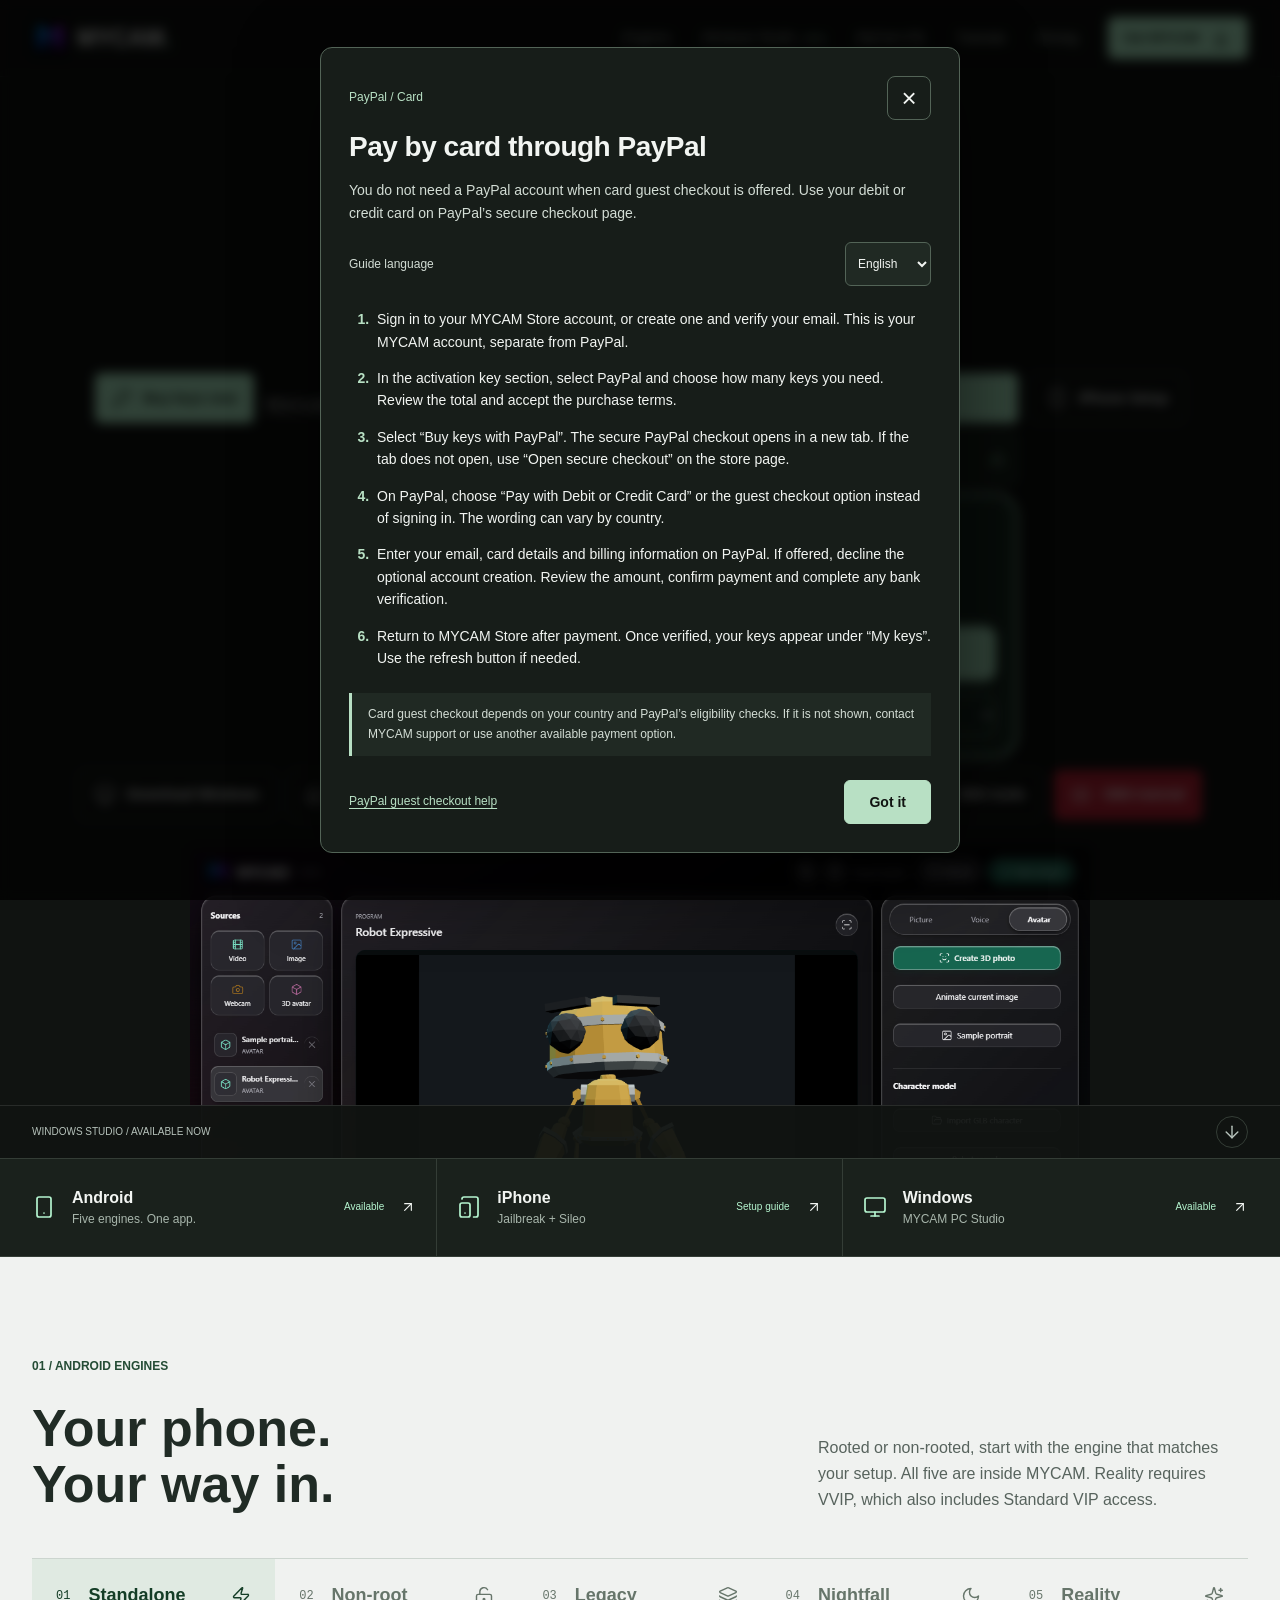
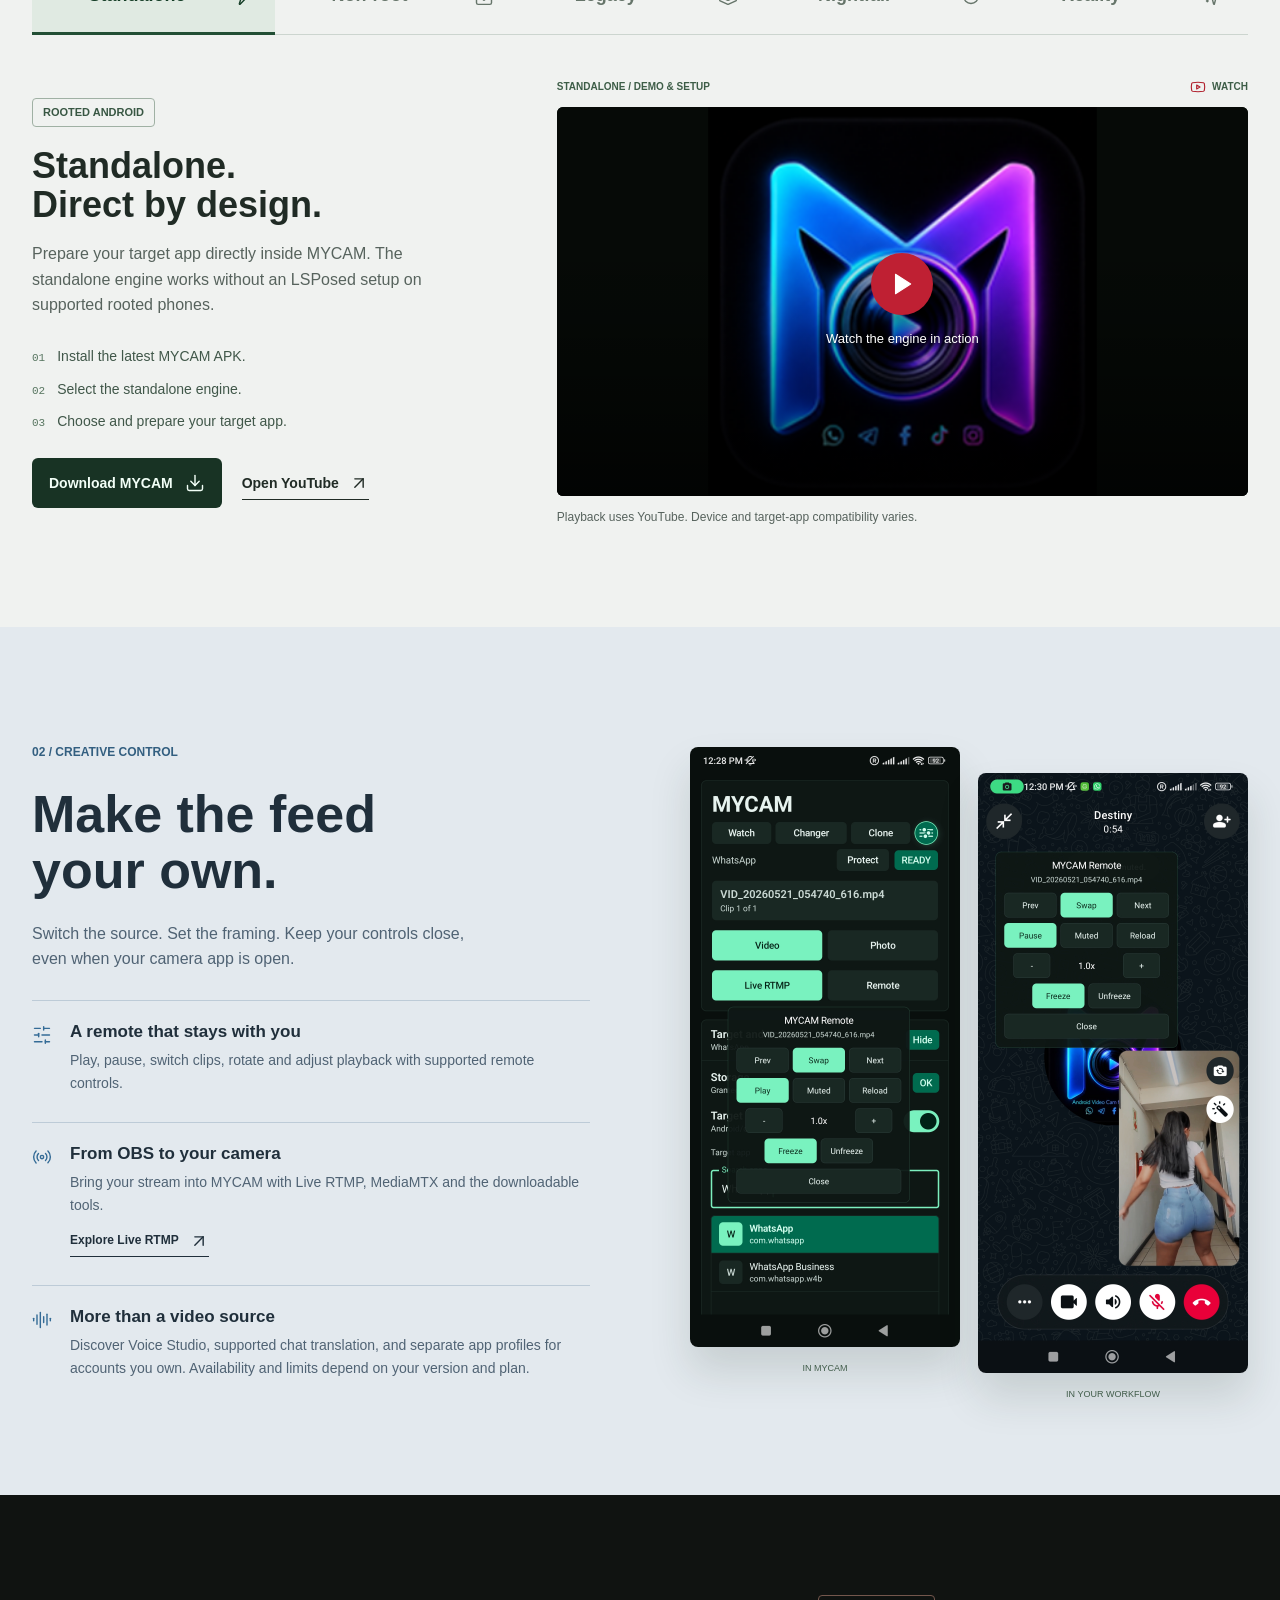
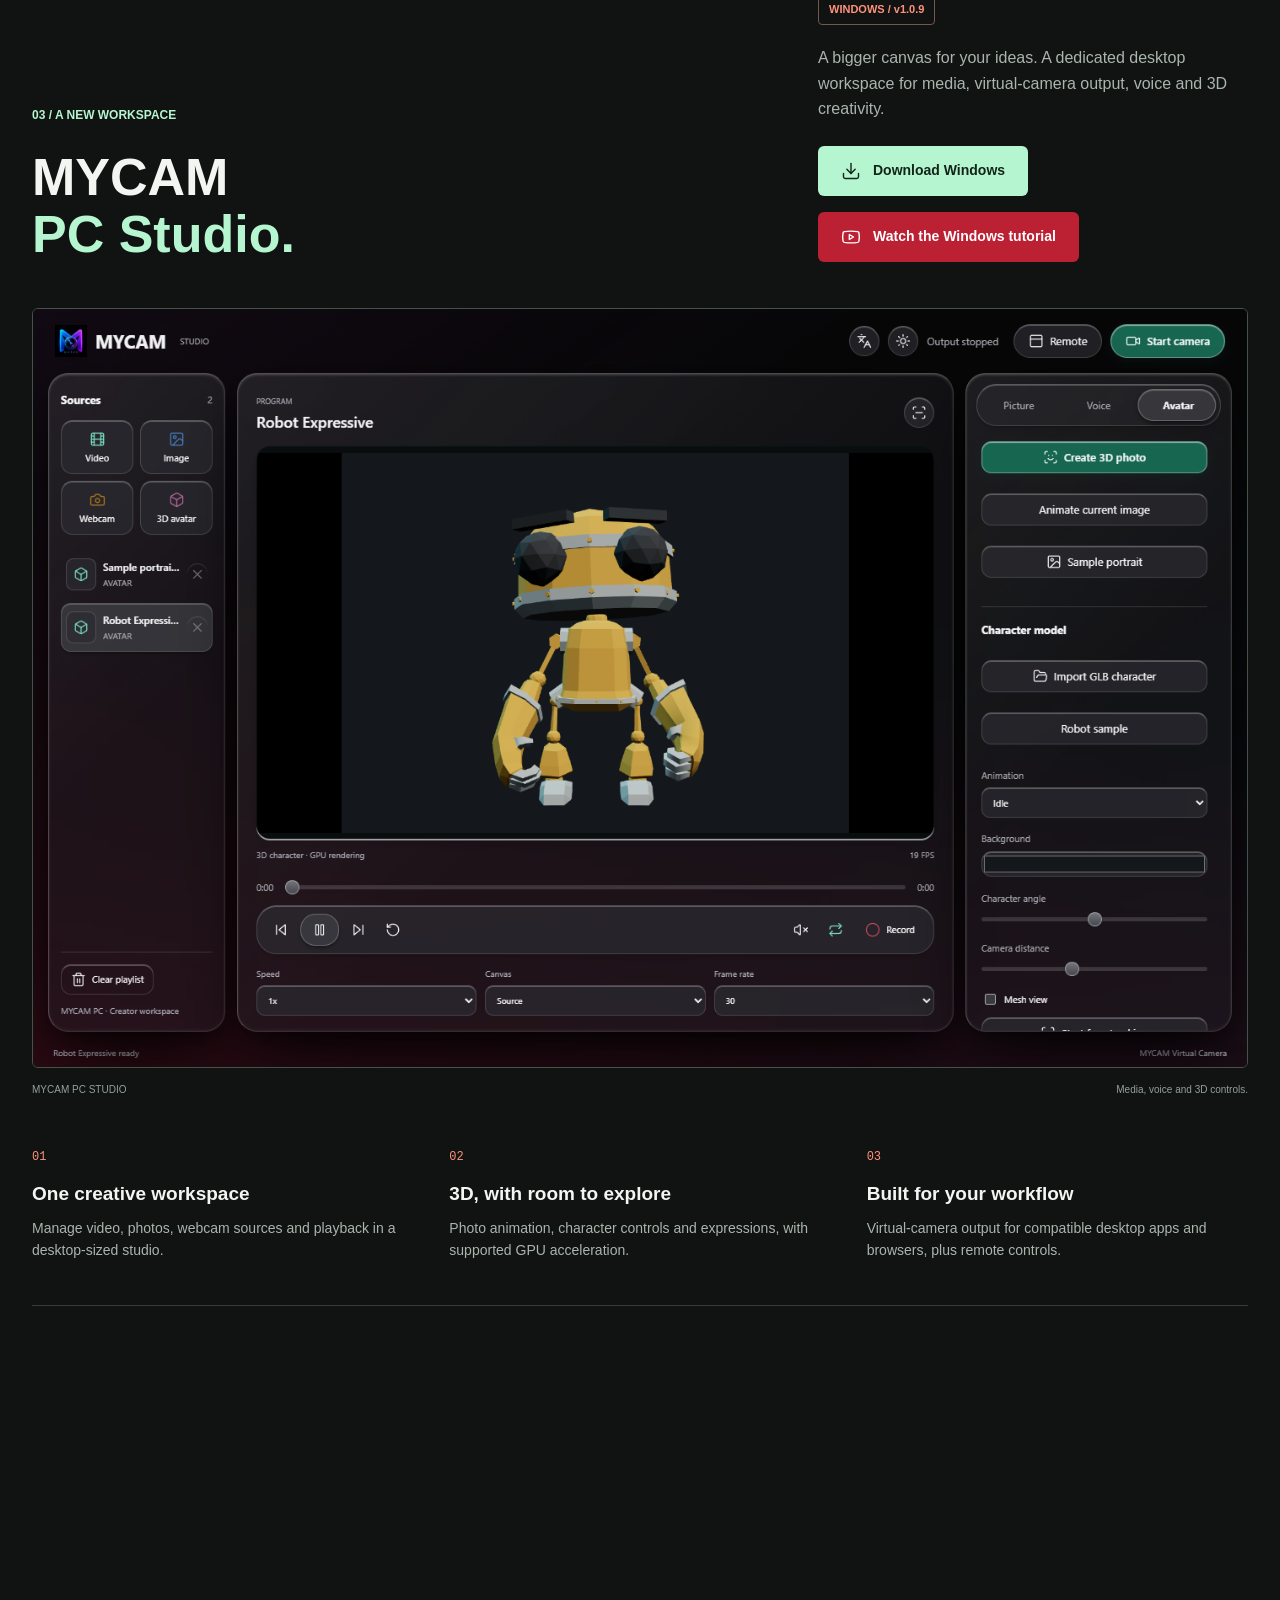
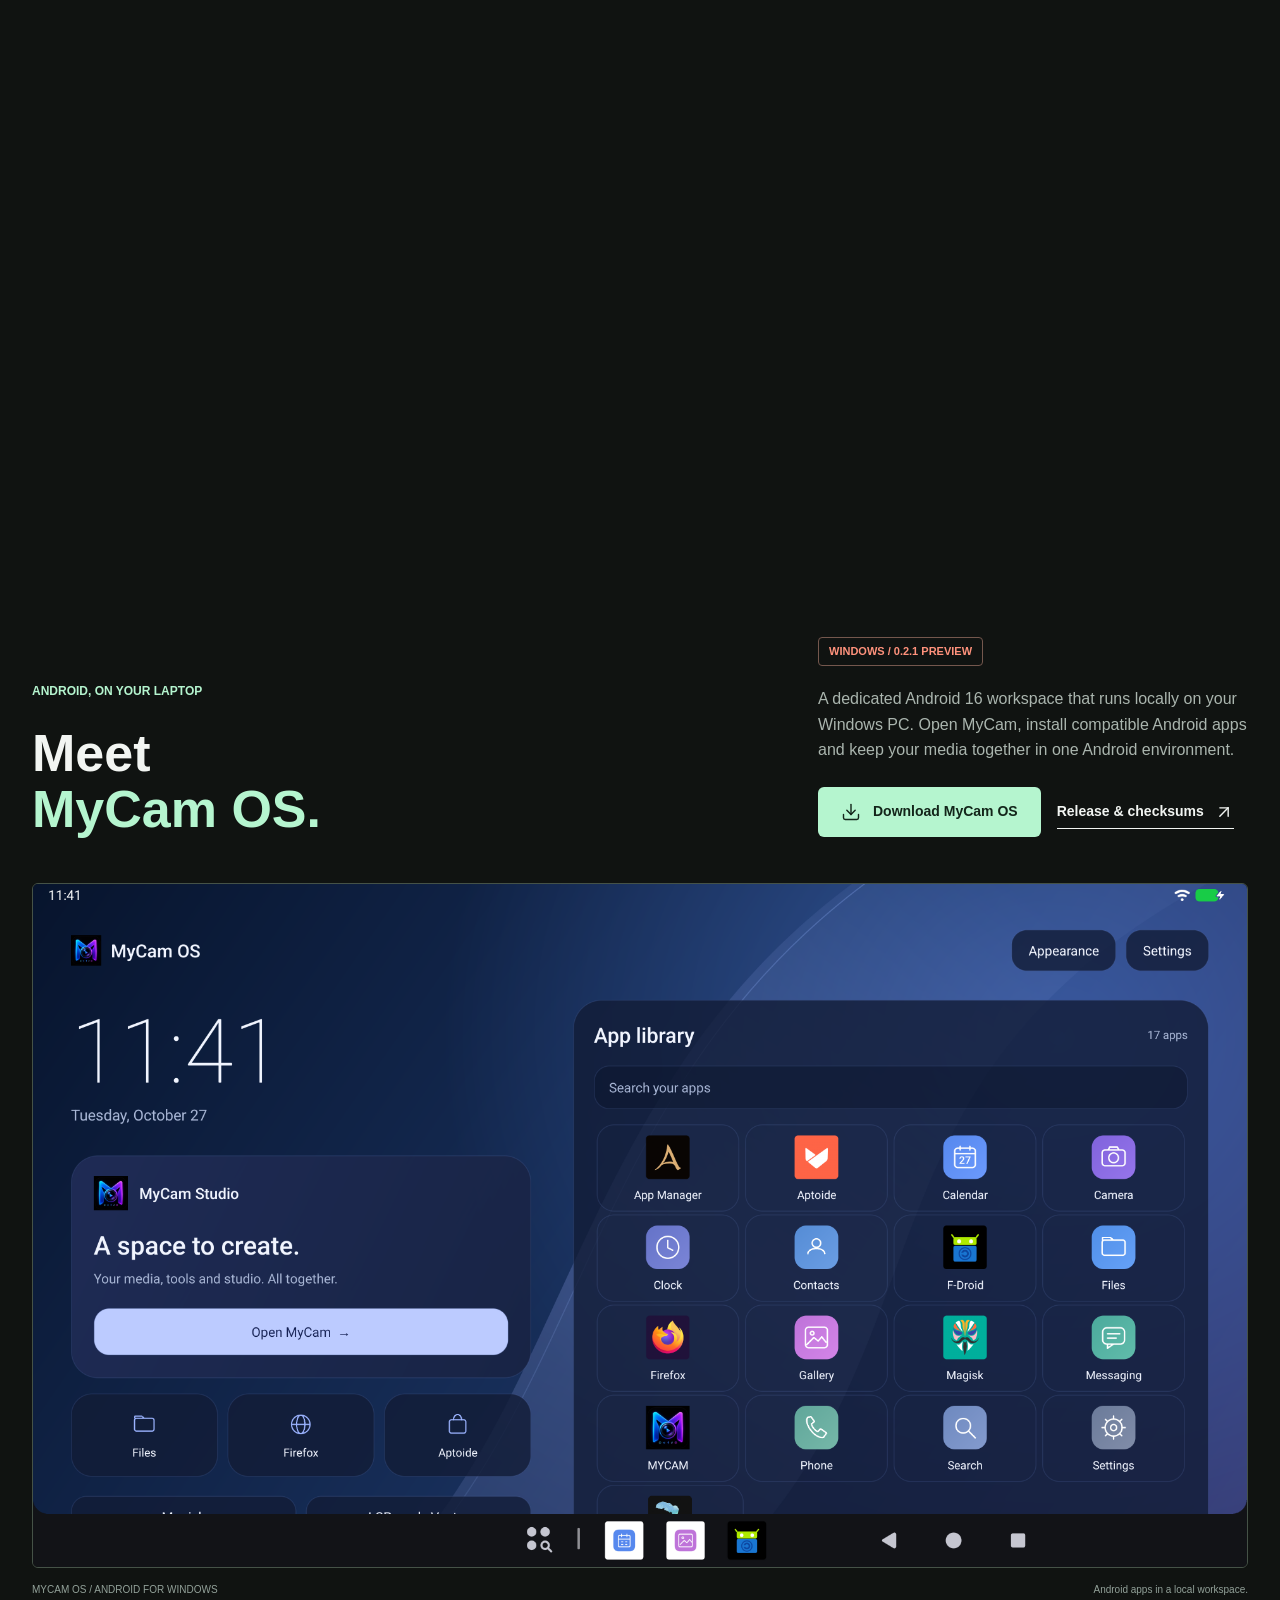
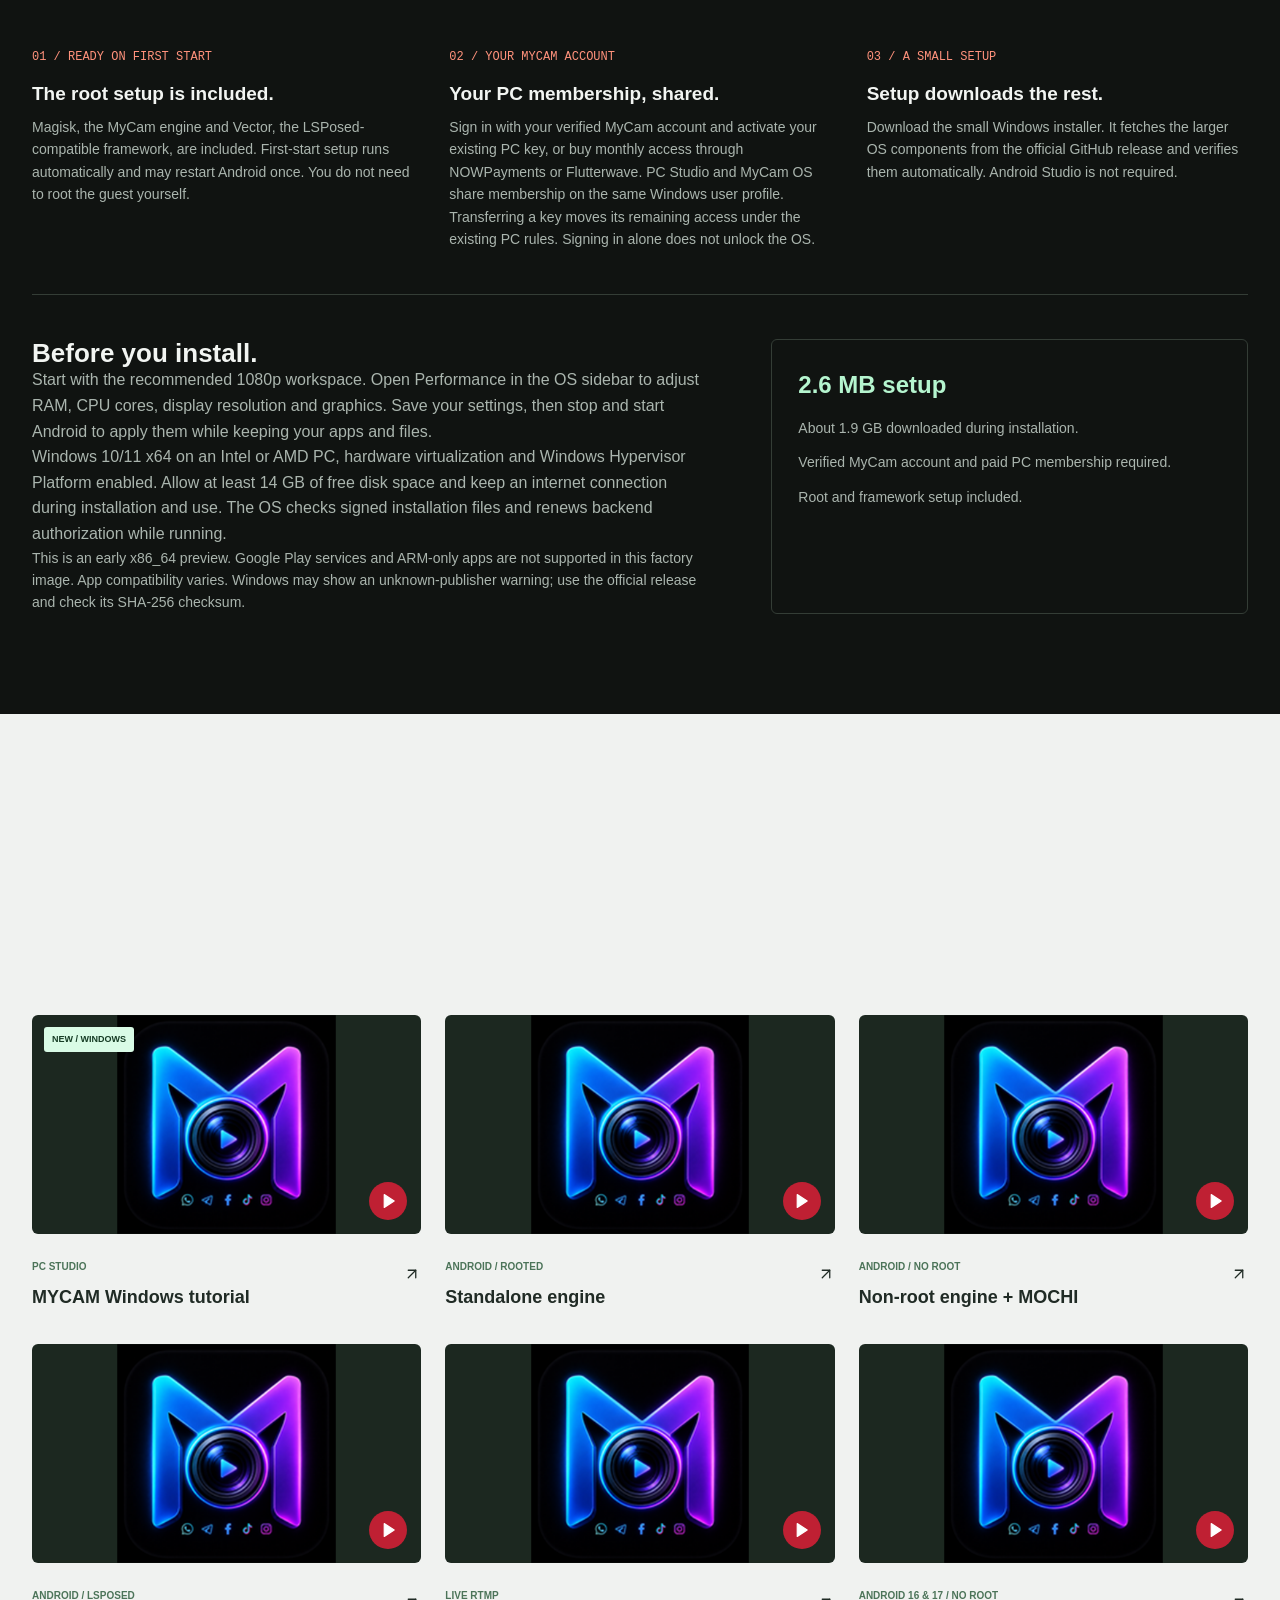
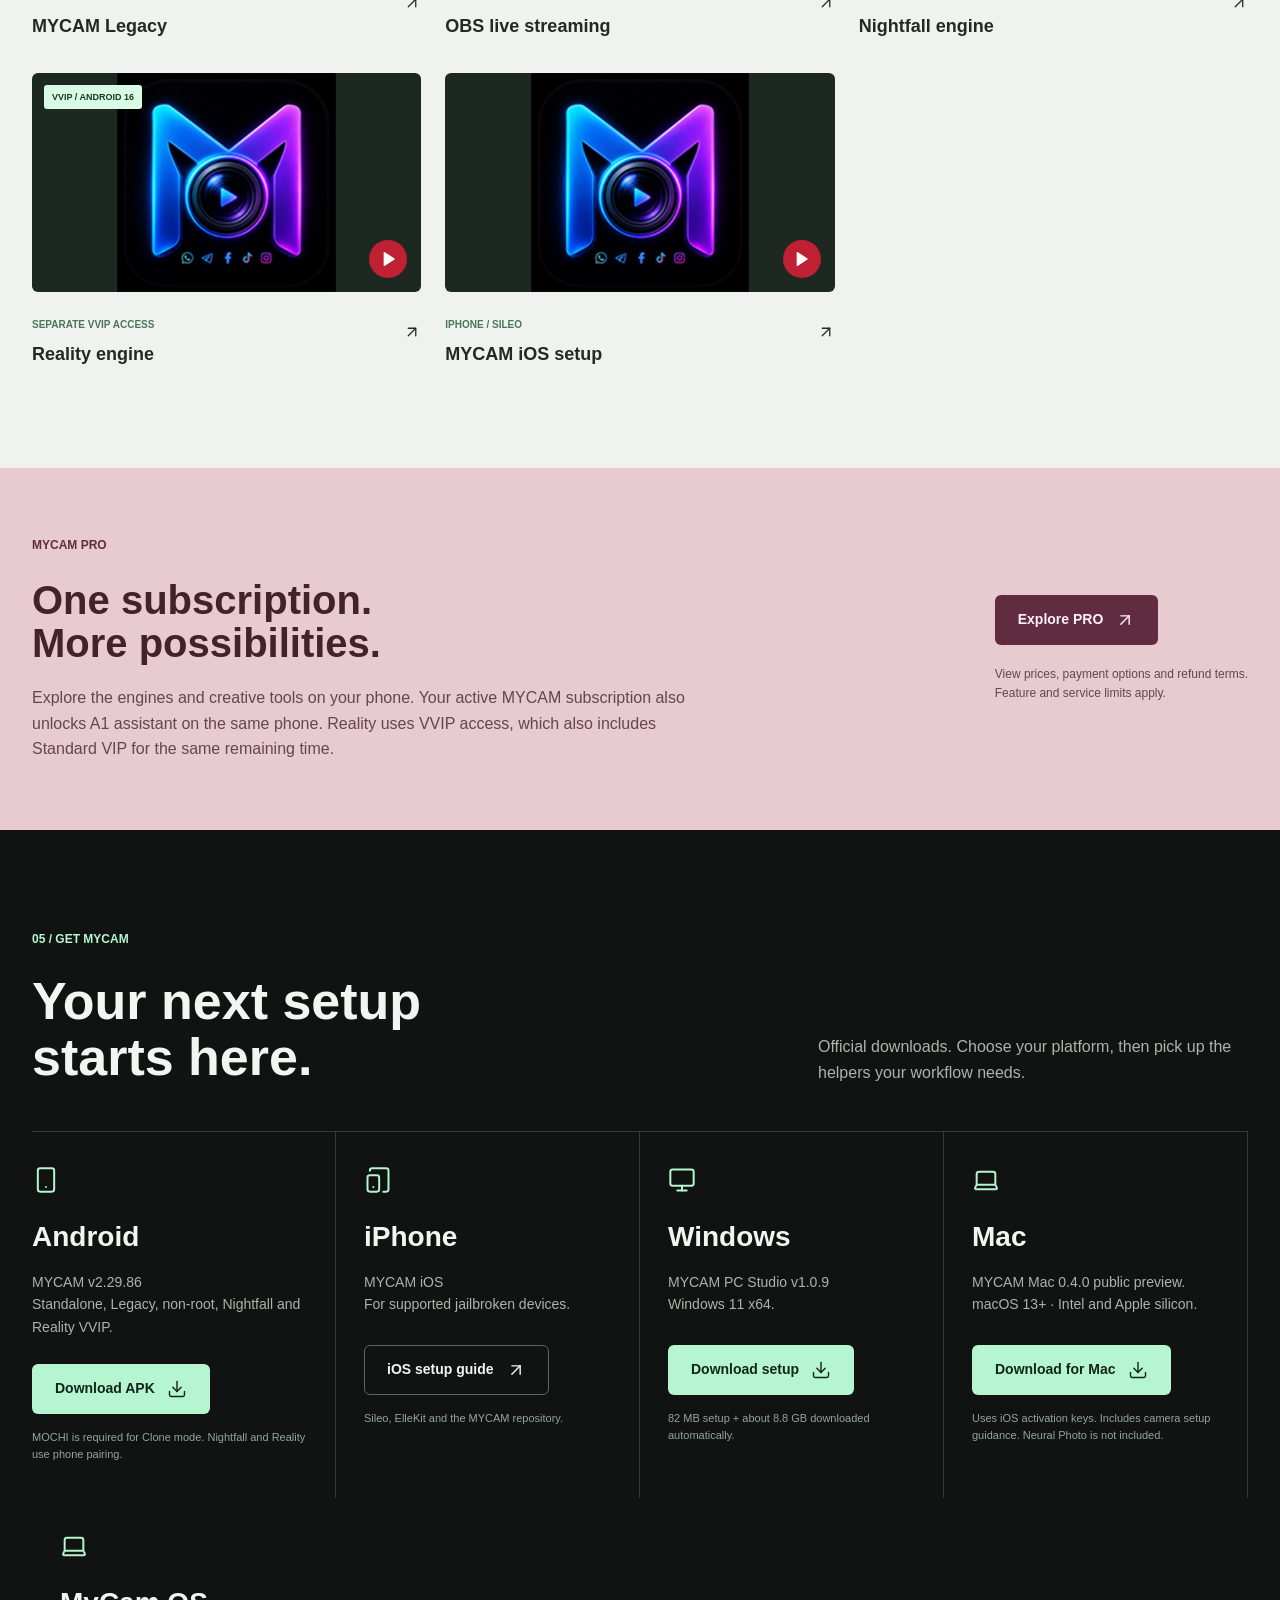
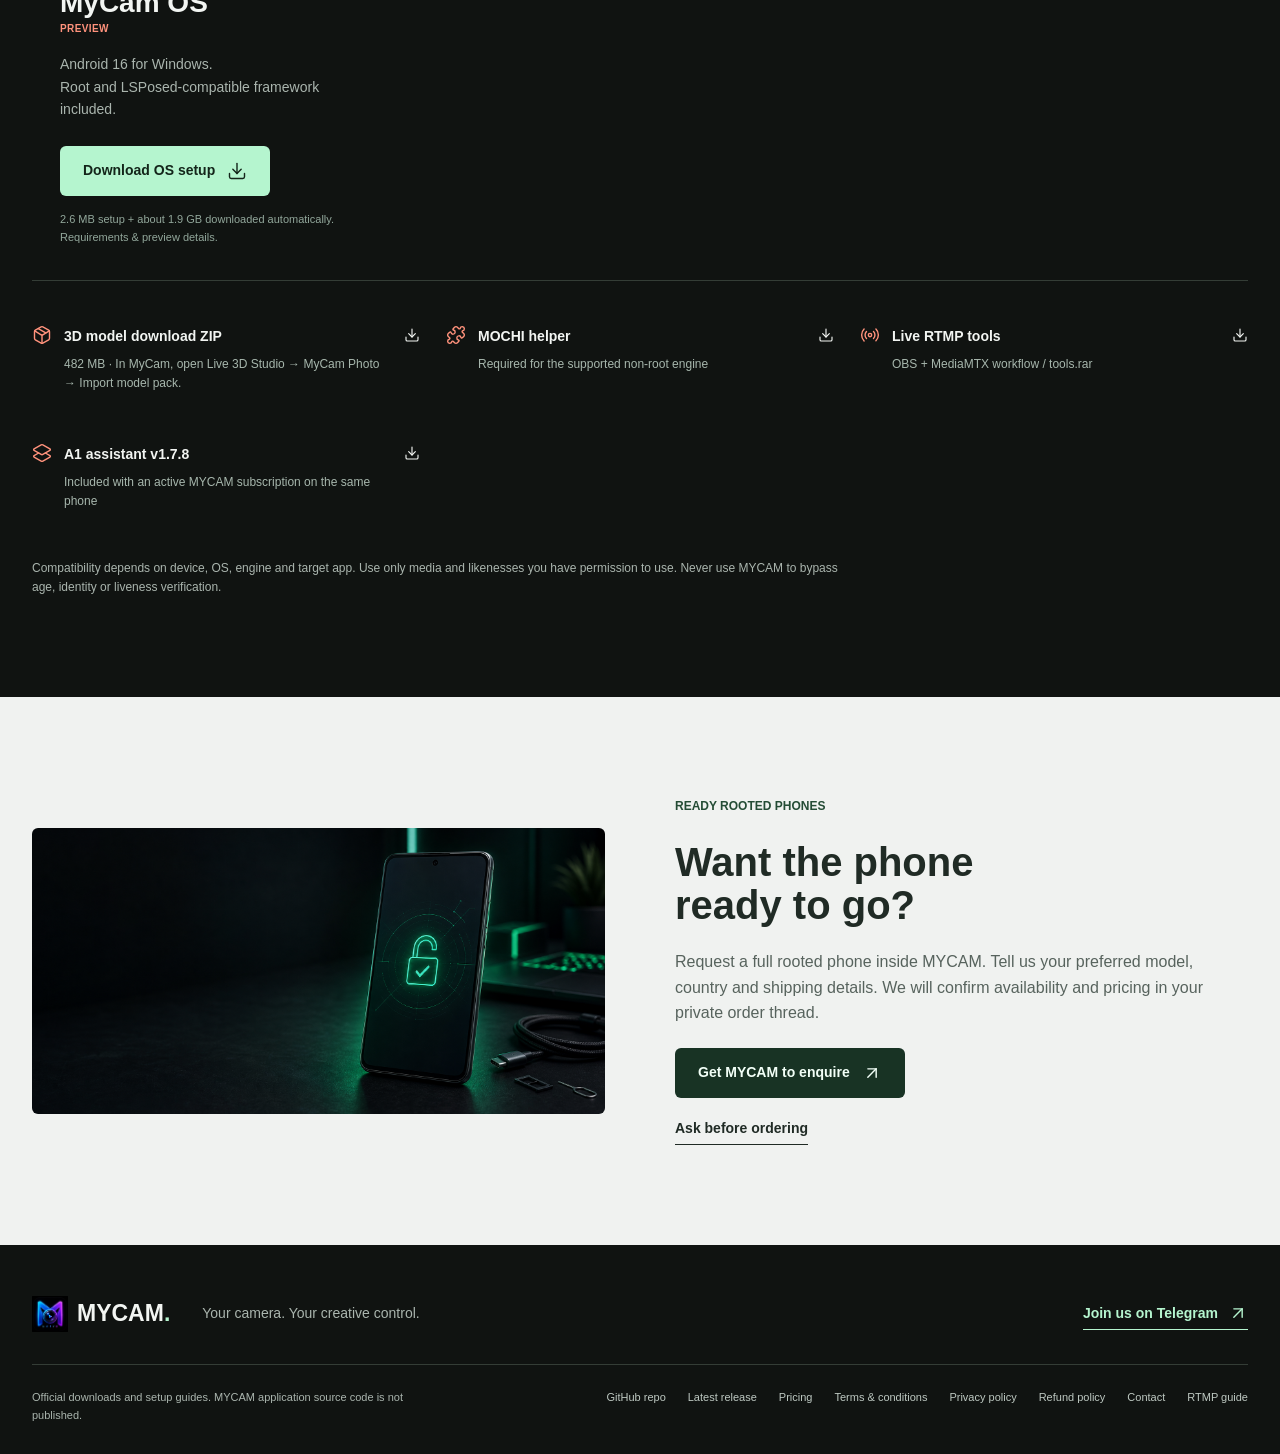
<file: docs/index.html>
<!doctype html>
<html lang="en">
<head>
  <meta charset="utf-8">
  <meta name="viewport" content="width=device-width, initial-scale=1">
  <title>MYCAM | Android, iOS, Windows &amp; Mac Virtual Camera</title>
  <meta name="description" content="Download MYCAM for Android, Windows PC Studio, Mac and MyCam OS for Windows, or follow the iPhone setup. Watch engine tutorials and get MOCHI and Live RTMP tools.">
  <meta name="robots" content="index,follow">
  <link rel="canonical" href="https://elementtime6969.github.io/mycam/">
  <meta property="og:title" content="MYCAM | Your camera. Your creative control.">
  <meta property="og:description" content="Five Android engines. Reality VVIP. iPhone setup. Windows PC Studio and MYCAM Mac public preview are available. Explore the demos and find your setup.">
  <meta property="og:type" content="website">
  <meta property="og:url" content="https://elementtime6969.github.io/mycam/">
  <meta property="og:image" content="https://elementtime6969.github.io/mycam/assets/mycam-pc-studio.png">
  <meta name="twitter:card" content="summary_large_image">
  <meta name="theme-color" content="#101311">
  <link rel="icon" href="assets/mycam-logo.png" type="image/png">
  <link rel="stylesheet" href="assets/site.css?v=20261029-mycam-os">
  <link rel="stylesheet" href="assets/paypal-guide.css?v=20261010-1">
  <script src="assets/paypal-guide.js?v=20261010-1" defer></script>
  <script src="assets/lucide.min.js" defer></script>
  <script src="assets/site.js?v=20261015-vvip-includes-vip" defer></script>
  <link rel="stylesheet" href="assets/android-download.css?v=20261103-1">
  <script src="assets/android-download.js?v=20261103-1" defer></script>
  <script type="application/ld+json">
  {"@context":"https://schema.org","@type":"SoftwareApplication","name":"MYCAM","applicationCategory":"MultimediaApplication","operatingSystem":"Android","softwareVersion":"2.29.86","identifier":"com.destiny.mycam","description":"Android virtual camera with Standalone, Legacy LSPosed, non-root with MOCHI, Nightfall and Reality VVIP engines. Includes local media, remote controls and OBS RTMP workflows.","downloadUrl":"https://github.com/elementtime6969/mycam/releases/download/v2.29.86/Mycam-v2.29.86.apk","installUrl":"https://github.com/elementtime6969/mycam/releases/latest","softwareRequirements":"Root for Standalone and Legacy LSPosed modes, or a supported non-root setup with MOCHI","author":{"@type":"Organization","name":"MYCAM"}}
  </script>
<link rel="stylesheet" href="assets/payment-guide.css"><script src="assets/payment-guide.js?v=20261010-paypal" defer></script></head>
<body>
  <a class="skip-link" href="#main">Skip to content</a>
  <header class="site-header">
    <div class="wrap header-inner">
      <a class="brand" href="#" aria-label="MYCAM home"><img src="assets/mycam-logo.png" width="40" height="40" alt=""><span>MYCAM<span class="brand-dot">.</span></span></a>
      <nav class="desktop-nav" aria-label="Main navigation"><a href="#engines">Engines</a><a href="#windows">Windows Studio <span class="nav-new">NEW</span></a><a href="#mycam-os">MyCam OS</a><a href="#tutorials">Tutorials</a><a href="pricing.html">Pricing</a></nav>
      <a class="button small mint" href="#downloads">Get MYCAM <i data-lucide="arrow-down-to-line" aria-hidden="true"></i></a>
      <button class="icon-button menu-toggle" aria-expanded="false" aria-controls="mobile-nav" aria-label="Open navigation" type="button"><i data-lucide="menu" aria-hidden="true"></i></button>
    </div>
    <nav id="mobile-nav" aria-label="Mobile navigation" hidden><a href="#engines">Engines</a><a href="#windows">Windows Studio</a><a href="#mycam-os">MyCam OS</a><a href="#tutorials">Tutorials</a><a href="#downloads">Downloads</a><a href="pricing.html">Pricing</a><a href="terms.html">Terms</a><a href="privacy.html">Privacy</a><a href="refunds.html">Refunds</a></nav>
    <div class="scroll-progress" aria-hidden="true"></div>
  </header>
  <main id="main">
    <section class="hero" aria-labelledby="hero-title">
      <div class="wrap hero-copy">
        <a class="announcement" href="https://t.me/+isz4hFM1tgY1NTZk" target="_blank" rel="noopener noreferrer"><i data-lucide="send" aria-hidden="true"></i> Join MYCAM on Telegram <i data-lucide="arrow-up-right" aria-hidden="true"></i></a>
        <h1 id="hero-title">MYCAM<span class="brand-dot">.</span></h1>
        <p class="hero-tagline">Your camera. Your creative control.</p>
        <p class="hero-description">Videos, photos and live streams. One creative toolkit for your camera, with a setup that fits your device.</p>
        <div class="actions hero-actions">
          <a class="button mint" href="store.html#keys"><i data-lucide="key-round" aria-hidden="true"></i> Buy keys now</a>
          <button class="paypal-guide-reopen" type="button" data-paypal-guide-open aria-haspopup="dialog" aria-controls="paypal-guide">How to pay by card with PayPal</button>
          <a class="button outline" href="store.html#gold"><i data-lucide="sparkles" aria-hidden="true"></i> Gold membership</a>
          <div class="android-download-group">
            <a class="button mint" href="https://github.com/elementtime6969/mycam/releases/download/v2.29.86/Mycam-v2.29.86.apk"><i data-lucide="download" aria-hidden="true"></i> Download Android <span class="version">v2.29.86</span></a>
            <a class="android-support" href="https://raw.githubusercontent.com/elementtime6969/mycam/main/downloads/MOCHI.apk"><i data-lucide="puzzle" aria-hidden="true"></i><span><strong>MOCHI helper</strong><small>Required non-root support</small></span><i data-lucide="download" aria-hidden="true"></i></a>
<section class="payment-guide payment-guide--hero" data-payment-guide aria-labelledby="payment-guide-title">
  <div class="payment-guide__copy"><h2 id="payment-guide-title" data-guide-title>How to pay</h2><p data-guide-description>Watch the crypto payment tutorial on YouTube.</p></div>
  <div class="payment-guide__actions"><a href="https://www.youtube.com/shorts/A-nVZqbEzdc" target="_blank" rel="noopener noreferrer" data-guide-link>Watch on YouTube</a><select aria-label="Tutorial link language"><option value="en">English</option><option value="es">Español</option><option value="fr">Français</option><option value="ru">Русский</option><option value="hi">हिन्दी</option><option value="zh">简体中文</option><option value="ar">العربية</option></select></div>
</section>
          </div>
          <a class="button outline" href="ios-setup.html"><i data-lucide="smartphone" aria-hidden="true"></i> iPhone Setup</a>
          <a class="button outline" href="https://github.com/elementtime6969/mycam/releases/download/pc-v1.0.9/MYCAM-PC-Setup-1.0.9-x64.exe"><i data-lucide="monitor" aria-hidden="true"></i> Download Windows</a>
          <a class="button outline" href="https://github.com/elementtime6969/mycam/releases/download/mac-v0.4.0/MYCAM-Mac-0.4.0-universal.dmg" title="MYCAM Mac 0.4.0 public preview · macOS 13+ · Intel and Apple silicon"><i data-lucide="laptop" aria-hidden="true"></i> Download Mac</a>
          <a class="button outline" href="https://github.com/elementtime6969/mycam/releases/download/os-v0.2.1-preview/MYCAM-OS-Setup-0.2.1-preview-x64.exe"><i data-lucide="laptop" aria-hidden="true"></i> Download MyCam OS <span class="os-preview-label">Preview</span></a>
          <a class="button outline" href="https://raw.githubusercontent.com/elementtime6969/mycam/main/downloads/A1-assistant-v1.7.8.apk" title="Included with an active MYCAM subscription on the same phone"><i data-lucide="download" aria-hidden="true"></i> A1 assistant</a>
          <a class="button outline" href="https://github.com/elementtime6969/mycam/releases/download/v2.25.7/tools.rar"><i data-lucide="download" aria-hidden="true"></i> OBS tools</a>
          <a class="button youtube" href="https://youtu.be/4k45NKvzP4k?is=LY8h0Eux9Xc-1cVY" target="_blank" rel="noopener noreferrer"><i data-lucide="youtube" aria-hidden="true"></i> OBS tutorial</a>
        </div>
      </div>
      <div class="hero-stage"><img class="hero-product" src="assets/mycam-pc-studio.png" width="1440" height="900" alt="MYCAM PC Studio preview showing sources, a 3D character and picture, voice and avatar controls" fetchpriority="high"><div class="stage-caption"><span>WINDOWS STUDIO / AVAILABLE NOW</span><a href="#windows" aria-label="Explore Windows Studio"><i data-lucide="arrow-down" aria-hidden="true"></i></a></div></div>
    </section>
    <div class="platform-strip"><div class="wrap platforms">
      <a href="#engines"><i data-lucide="smartphone" aria-hidden="true"></i><span><strong>Android</strong><small>Five engines. One app.</small></span><span class="platform-status">Available</span><i data-lucide="arrow-up-right" aria-hidden="true"></i></a>
      <a href="ios-setup.html"><i data-lucide="tablet-smartphone" aria-hidden="true"></i><span><strong>iPhone</strong><small>Jailbreak + Sileo</small></span><span class="platform-status">Setup guide</span><i data-lucide="arrow-up-right" aria-hidden="true"></i></a>
      <a href="#windows"><i data-lucide="monitor" aria-hidden="true"></i><span><strong>Windows</strong><small>MYCAM PC Studio</small></span><span class="platform-status">Available</span><i data-lucide="arrow-up-right" aria-hidden="true"></i></a>
    </div></div>

    <section id="engines" class="section light-section"><div class="wrap">
      <div class="section-heading reveal"><div><p class="eyebrow">01 / ANDROID ENGINES</p><h2>Your phone.<br>Your way in.</h2></div><p>Rooted or non-rooted, start with the engine that matches your setup. All five are inside MYCAM. Reality requires VVIP, which also includes Standard VIP access.</p></div>
      <div class="engine-tabs" role="tablist" aria-label="Android engine">
        <button type="button" role="tab" id="tab-standalone" aria-selected="true" aria-controls="engine-panel" data-engine="standalone"><span>01</span> Standalone <i data-lucide="zap" aria-hidden="true"></i></button>
        <button type="button" role="tab" id="tab-nonroot" aria-selected="false" aria-controls="engine-panel" tabindex="-1" data-engine="nonroot"><span>02</span> Non-root <i data-lucide="unlock-keyhole" aria-hidden="true"></i></button>
        <button type="button" role="tab" id="tab-legacy" aria-selected="false" aria-controls="engine-panel" tabindex="-1" data-engine="legacy"><span>03</span> Legacy <i data-lucide="layers" aria-hidden="true"></i></button>
        <button type="button" role="tab" id="tab-nightfall" aria-selected="false" aria-controls="engine-panel" tabindex="-1" data-engine="nightfall"><span>04</span> Nightfall <i data-lucide="moon" aria-hidden="true"></i></button>
        <button type="button" role="tab" id="tab-reality" aria-selected="false" aria-controls="engine-panel" tabindex="-1" data-engine="reality"><span>05</span> Reality <i data-lucide="sparkles" aria-hidden="true"></i></button>
      </div>
      <div class="engine-showcase" id="engine-panel" role="tabpanel" tabindex="0" aria-labelledby="tab-standalone">
        <div class="engine-copy"><span class="tag" id="engine-requirement">ROOTED ANDROID</span><h3 id="engine-title">Standalone.<br>Direct by design.</h3><p id="engine-description">Prepare your target app directly inside MYCAM. The standalone engine works without an LSPosed setup on supported rooted phones.</p><ol class="setup-steps" id="engine-steps"><li>Install the latest MYCAM APK.</li><li>Select the standalone engine.</li><li>Choose and prepare your target app.</li></ol><div class="actions"><a class="button ink" id="engine-download" href="https://github.com/elementtime6969/mycam/releases/download/v2.29.86/Mycam-v2.29.86.apk">Download MYCAM <i data-lucide="download" aria-hidden="true"></i></a><a class="text-link" id="engine-youtube" href="https://youtu.be/57yzC7uYvX0?is=32Vgl2QqTEK6dMv6" target="_blank" rel="noopener noreferrer">Open YouTube <i data-lucide="arrow-up-right" aria-hidden="true"></i></a></div></div>
        <div class="engine-media"><div class="media-label"><span id="engine-demo-label">STANDALONE / DEMO &amp; SETUP</span><span><i data-lucide="youtube" aria-hidden="true"></i> WATCH</span></div><div class="video-player" id="engine-player" data-video="57yzC7uYvX0" data-title="MYCAM standalone tutorial"><img src="https://i.ytimg.com/vi/57yzC7uYvX0/hqdefault.jpg" alt="MYCAM standalone video tutorial thumbnail" loading="lazy" width="480" height="360"><button class="video-play" type="button" aria-label="Play MYCAM standalone tutorial"><span class="play-circle"><i data-lucide="play" aria-hidden="true"></i></span><span>Watch the engine in action</span></button></div><p class="media-footnote">Playback uses YouTube. Device and target-app compatibility varies.</p></div>
      </div>
      <noscript><p>Other guides: <a href="https://youtu.be/N-sgR6y6h9s?is=lj3b_pDY7KCkOEXu">Non-root with MOCHI</a> &middot; <a href="https://youtu.be/dzsUGq8qy1Y?si=q0GkRN_WRSyMR5h4">Legacy LSPosed</a> &middot; <a href="https://youtu.be/ia74-JO-OwQ?is=R8rhjfXMcyoYVeok">Nightfall</a> &middot; <a href="https://youtu.be/Demu2_Ej8Tc?is=PRPulbhw8C7EtKX1">Reality VVIP</a>. <a href="https://raw.githubusercontent.com/elementtime6969/mycam/main/downloads/MOCHI.apk">Download MOCHI</a> for the non-root engine.</p></noscript>
    </div></section>

    <section class="section control-section" id="creative-tools"><div class="wrap control-layout">
      <div class="control-copy reveal"><p class="eyebrow">02 / CREATIVE CONTROL</p><h2>Make the feed<br>your own.</h2><p class="section-intro">Switch the source. Set the framing. Keep your controls close, even when your camera app is open.</p>
        <div class="feature-line"><i data-lucide="sliders-horizontal" aria-hidden="true"></i><div><h3>A remote that stays with you</h3><p>Play, pause, switch clips, rotate and adjust playback with supported remote controls.</p></div></div>
        <div class="feature-line"><i data-lucide="radio" aria-hidden="true"></i><div><h3>From OBS to your camera</h3><p>Bring your stream into MYCAM with Live RTMP, MediaMTX and the downloadable tools.</p><a class="text-link" href="live-rtmp-setup.html">Explore Live RTMP <i data-lucide="arrow-up-right" aria-hidden="true"></i></a></div></div>
        <div class="feature-line"><i data-lucide="audio-lines" aria-hidden="true"></i><div><h3>More than a video source</h3><p>Discover Voice Studio, supported chat translation, and separate app profiles for accounts you own. Availability and limits depend on your version and plan.</p></div></div>
      </div>
      <div class="phone-gallery reveal"><figure><img src="assets/mycam-app-remote.jpg" alt="MYCAM Android remote with playback and source controls" width="1080" height="2400" loading="lazy"><figcaption>IN MYCAM</figcaption></figure><figure><img src="assets/mycam-whatsapp-call.jpg" alt="MYCAM remote visible during a WhatsApp video call" width="1080" height="2400" loading="lazy"><figcaption>IN YOUR WORKFLOW</figcaption></figure></div>
    </div></section>

    <section id="windows" class="section windows-section"><div class="wrap">
      <div class="section-heading reveal"><div><p class="eyebrow">03 / A NEW WORKSPACE</p><h2>MYCAM<br><span class="accent">PC Studio.</span></h2></div><div><span class="tag dark-tag">WINDOWS / v1.0.9</span><p>A bigger canvas for your ideas. A dedicated desktop workspace for media, virtual-camera output, voice and 3D creativity.</p><div class="actions"><a class="button mint" href="https://github.com/elementtime6969/mycam/releases/download/pc-v1.0.9/MYCAM-PC-Setup-1.0.9-x64.exe"><i data-lucide="download" aria-hidden="true"></i> Download Windows</a><a class="button youtube" href="https://youtu.be/7yKQAaP4SZ0?si=lLMXI89LKjY_VblE" target="_blank" rel="noopener noreferrer"><i data-lucide="youtube" aria-hidden="true"></i> Watch the Windows tutorial</a></div></div></div>
      <figure class="studio-preview reveal"><img src="assets/mycam-pc-studio.png" alt="MYCAM PC Studio with source playlist, 3D character preview and avatar controls" width="1440" height="900" loading="lazy"><figcaption><span>MYCAM PC STUDIO</span><span>Media, voice and 3D controls.</span></figcaption></figure>
      <div class="studio-features"><div><span>01</span><h3>One creative workspace</h3><p>Manage video, photos, webcam sources and playback in a desktop-sized studio.</p></div><div><span>02</span><h3>3D, with room to explore</h3><p>Photo animation, character controls and expressions, with supported GPU acceleration.</p></div><div><span>03</span><h3>Built for your workflow</h3><p>Virtual-camera output for compatible desktop apps and browsers, plus remote controls.</p></div></div>
      <div class="windows-watch reveal"><div><h3>Get started on Windows.</h3><p>Download the setup, accept the terms and let it download the remaining components automatically. Internet and administrator access are required.</p><p class="muted">Windows 11 x64. Allow 25 GB of free space during setup. MyCam Photo prepares photos locally and plays animations on the GPU. The separate Neural photo option needs supported NVIDIA CUDA hardware. Use a valid MYCAM activation key or purchase access inside the app.</p><p class="muted">Version 1.0.9 reduces lag when moving the head control in MyCam Photo and fixes a camera startup error after reopening MYCAM. The Windows remote includes Free resize and Media in 3D. In VMOS Cloud, select the plain <strong>Camera</strong> entry with a 9:16 MYCAM canvas for portrait output. Imported images still fill the canvas by default. PC Studio offers 1080p and 4K virtual-camera output, a custom virtual-camera name, and an in-app Decart guide. Decart requires feature access and credits. MyCam Photo still offers 49 prepared head views. Neural photo supports compatible NVIDIA CUDA hardware, including RTX 50-series GPUs. Close MYCAM, run the new setup over your existing installation, and reopen it. Windows 11 N users also need the <a href="https://support.microsoft.com/en-us/windows/experience/platform-variants/media-feature-pack-for-windows-n" target="_blank" rel="noopener noreferrer">Media Feature Pack</a> if it is not installed.</p><p class="muted">This release is not publisher-signed, so Windows may show an unknown-publisher warning. Check the official release and its SHA-256 checksum before installing.</p><a class="text-link" href="https://github.com/elementtime6969/mycam/releases/tag/pc-v1.0.9">Windows release &amp; checksums <i data-lucide="arrow-up-right" aria-hidden="true"></i></a></div><div class="video-player" data-video="7yKQAaP4SZ0" data-title="MYCAM Windows PC Studio tutorial"><img src="https://i.ytimg.com/vi/7yKQAaP4SZ0/hqdefault.jpg" alt="MYCAM Windows tutorial thumbnail" width="480" height="360" loading="lazy"><button class="video-play" type="button" aria-label="Play MYCAM Windows tutorial"><span class="play-circle"><i data-lucide="play" aria-hidden="true"></i></span><span>Windows tutorial</span></button></div></div>
    </div></section>

    <section class="section mycam-os-section" id="mycam-os" aria-labelledby="mycam-os-title"><div class="wrap">
      <div class="section-heading reveal"><div><p class="eyebrow">ANDROID, ON YOUR LAPTOP</p><h2 id="mycam-os-title">Meet<br><span class="accent">MyCam OS.</span></h2></div><div><span class="tag dark-tag">WINDOWS / 0.2.1 PREVIEW</span><p>A dedicated Android 16 workspace that runs locally on your Windows PC. Open MyCam, install compatible Android apps and keep your media together in one Android environment.</p><div class="actions"><a class="button mint" href="https://github.com/elementtime6969/mycam/releases/download/os-v0.2.1-preview/MYCAM-OS-Setup-0.2.1-preview-x64.exe"><i data-lucide="download" aria-hidden="true"></i> Download MyCam OS</a><a class="text-link" href="https://github.com/elementtime6969/mycam/releases/tag/os-v0.2.1-preview">Release &amp; checksums <i data-lucide="arrow-up-right" aria-hidden="true"></i></a></div></div></div>
      <figure class="studio-preview reveal"><img src="assets/mycam-os-preview.png" alt="MyCam OS Android desktop with MyCam, Firefox, Magisk and the app library" width="3840" height="2160" loading="lazy"><figcaption><span>MYCAM OS / ANDROID FOR WINDOWS</span><span>Android apps in a local workspace.</span></figcaption></figure>
      <div class="studio-features reveal"><div><span>01 / READY ON FIRST START</span><h3>The root setup is included.</h3><p>Magisk, the MyCam engine and Vector, the LSPosed-compatible framework, are included. First-start setup runs automatically and may restart Android once. You do not need to root the guest yourself.</p></div><div><span>02 / YOUR MYCAM ACCOUNT</span><h3>Your PC membership, shared.</h3><p>Sign in with your verified MyCam account and activate your existing PC key, or buy monthly access through NOWPayments or Flutterwave. PC Studio and MyCam OS share membership on the same Windows user profile. Transferring a key moves its remaining access under the existing PC rules. Signing in alone does not unlock the OS.</p></div><div><span>03 / A SMALL SETUP</span><h3>Setup downloads the rest.</h3><p>Download the small Windows installer. It fetches the larger OS components from the official GitHub release and verifies them automatically. Android Studio is not required.</p></div></div>
      <div class="os-requirements reveal"><div><h3>Before you install.</h3><p>Start with the recommended 1080p workspace. Open Performance in the OS sidebar to adjust RAM, CPU cores, display resolution and graphics. Save your settings, then stop and start Android to apply them while keeping your apps and files.</p><p>Windows 10/11 x64 on an Intel or AMD PC, hardware virtualization and Windows Hypervisor Platform enabled. Allow at least 14 GB of free disk space and keep an internet connection during installation and use. The OS checks signed installation files and renews backend authorization while running.</p><p class="muted">This is an early x86_64 preview. Google Play services and ARM-only apps are not supported in this factory image. App compatibility varies. Windows may show an unknown-publisher warning; use the official release and check its SHA-256 checksum.</p></div><div class="os-download-facts"><strong>2.6 MB setup</strong><span>About 1.9 GB downloaded during installation.</span><span>Verified MyCam account and paid PC membership required.</span><span>Root and framework setup included.</span></div></div>
    </div></section>

    <section id="tutorials" class="section light-section"><div class="wrap">
      <div class="section-heading reveal"><div><p class="eyebrow">04 / WATCH &amp; GET STARTED</p><h2>Less guessing.<br>More creating.</h2></div><p>Real walkthroughs for every setup. Choose your platform or engine and follow along.</p></div>
      <div class="tutorial-grid">
        <a class="tutorial-card" href="https://youtu.be/7yKQAaP4SZ0?si=lLMXI89LKjY_VblE" data-tutorial="windows"><div class="tutorial-image"><img src="https://i.ytimg.com/vi/7yKQAaP4SZ0/hqdefault.jpg" alt="" width="480" height="360" loading="lazy"><span class="tutorial-play"><i data-lucide="play" aria-hidden="true"></i></span><span class="image-tag">NEW / WINDOWS</span></div><div class="tutorial-caption"><span>PC STUDIO</span><h3>MYCAM Windows tutorial</h3><i data-lucide="arrow-up-right" aria-hidden="true"></i></div></a>
        <a class="tutorial-card" href="https://youtu.be/57yzC7uYvX0?is=32Vgl2QqTEK6dMv6" data-tutorial="standalone"><div class="tutorial-image"><img src="https://i.ytimg.com/vi/57yzC7uYvX0/hqdefault.jpg" alt="" width="480" height="360" loading="lazy"><span class="tutorial-play"><i data-lucide="play" aria-hidden="true"></i></span></div><div class="tutorial-caption"><span>ANDROID / ROOTED</span><h3>Standalone engine</h3><i data-lucide="arrow-up-right" aria-hidden="true"></i></div></a>
        <a class="tutorial-card" href="https://youtu.be/N-sgR6y6h9s?is=lj3b_pDY7KCkOEXu" data-tutorial="nonroot"><div class="tutorial-image"><img src="https://i.ytimg.com/vi/N-sgR6y6h9s/hqdefault.jpg" alt="" width="480" height="360" loading="lazy"><span class="tutorial-play"><i data-lucide="play" aria-hidden="true"></i></span></div><div class="tutorial-caption"><span>ANDROID / NO ROOT</span><h3>Non-root engine + MOCHI</h3><i data-lucide="arrow-up-right" aria-hidden="true"></i></div></a>
        <a class="tutorial-card" href="https://youtu.be/dzsUGq8qy1Y?si=q0GkRN_WRSyMR5h4" data-tutorial="legacy"><div class="tutorial-image"><img src="https://i.ytimg.com/vi/dzsUGq8qy1Y/hqdefault.jpg" alt="" width="480" height="360" loading="lazy"><span class="tutorial-play"><i data-lucide="play" aria-hidden="true"></i></span></div><div class="tutorial-caption"><span>ANDROID / LSPOSED</span><h3>MYCAM Legacy</h3><i data-lucide="arrow-up-right" aria-hidden="true"></i></div></a>
        <a class="tutorial-card" href="https://youtu.be/4k45NKvzP4k?is=LY8h0Eux9Xc-1cVY" data-tutorial="obs"><div class="tutorial-image"><img src="https://i.ytimg.com/vi/4k45NKvzP4k/hqdefault.jpg" alt="" width="480" height="360" loading="lazy"><span class="tutorial-play"><i data-lucide="play" aria-hidden="true"></i></span></div><div class="tutorial-caption"><span>LIVE RTMP</span><h3>OBS live streaming</h3><i data-lucide="arrow-up-right" aria-hidden="true"></i></div></a>
        <a class="tutorial-card" href="https://youtu.be/ia74-JO-OwQ?is=R8rhjfXMcyoYVeok" data-tutorial="nightfall"><div class="tutorial-image"><img src="https://i.ytimg.com/vi/ia74-JO-OwQ/hqdefault.jpg" alt="" width="480" height="360" loading="lazy"><span class="tutorial-play"><i data-lucide="play" aria-hidden="true"></i></span></div><div class="tutorial-caption"><span>ANDROID 16 &amp; 17 / NO ROOT</span><h3>Nightfall engine</h3><i data-lucide="arrow-up-right" aria-hidden="true"></i></div></a>
        <a class="tutorial-card" href="https://youtu.be/Demu2_Ej8Tc?is=PRPulbhw8C7EtKX1" data-tutorial="reality"><div class="tutorial-image"><img src="https://i.ytimg.com/vi/Demu2_Ej8Tc/hqdefault.jpg" alt="" width="480" height="360" loading="lazy"><span class="tutorial-play"><i data-lucide="play" aria-hidden="true"></i></span><span class="image-tag">VVIP / ANDROID 16</span></div><div class="tutorial-caption"><span>SEPARATE VVIP ACCESS</span><h3>Reality engine</h3><i data-lucide="arrow-up-right" aria-hidden="true"></i></div></a>
        <a class="tutorial-card" href="https://youtu.be/JaYVvwRQ4vU?is=_dEw0d2QL0_TNPTS" data-tutorial="ios"><div class="tutorial-image"><img src="https://i.ytimg.com/vi/JaYVvwRQ4vU/hqdefault.jpg" alt="" width="480" height="360" loading="lazy"><span class="tutorial-play"><i data-lucide="play" aria-hidden="true"></i></span></div><div class="tutorial-caption"><span>IPHONE / SILEO</span><h3>MYCAM iOS setup</h3><i data-lucide="arrow-up-right" aria-hidden="true"></i></div></a>
      </div>
    </div></section>

    <section class="section pro-section" id="pro"><div class="wrap pro-layout reveal"><div><p class="eyebrow">MYCAM PRO</p><h2>One subscription.<br>More possibilities.</h2><p>Explore the engines and creative tools on your phone. Your active MYCAM subscription also unlocks A1 assistant on the same phone. Reality uses VVIP access, which also includes Standard VIP for the same remaining time.</p></div><div class="pro-actions"><button class="button mint" type="button" id="open-pro" aria-haspopup="dialog" aria-controls="mycam-pro">Explore PRO <i data-lucide="arrow-up-right" aria-hidden="true"></i></button><p><a href="pricing.html">View prices, payment options and refund terms.</a><br>Feature and service limits apply.</p></div></div></section>

    <section id="downloads" class="section downloads-section"><div class="wrap">
      <div class="section-heading reveal"><div><p class="eyebrow">05 / GET MYCAM</p><h2>Your next setup<br>starts here.</h2></div><p>Official downloads. Choose your platform, then pick up the helpers your workflow needs.</p></div>
      <div class="download-platforms">
        <article class="platform-download"><i data-lucide="smartphone" aria-hidden="true"></i><h3>Android</h3><p>MYCAM v2.29.86<br>Standalone, Legacy, non-root, Nightfall and Reality VVIP.</p><a class="button mint" href="https://github.com/elementtime6969/mycam/releases/download/v2.29.86/Mycam-v2.29.86.apk">Download APK <i data-lucide="download" aria-hidden="true"></i></a><small>MOCHI is required for Clone mode. Nightfall and Reality use phone pairing.</small></article>
        <article class="platform-download"><i data-lucide="tablet-smartphone" aria-hidden="true"></i><h3>iPhone</h3><p>MYCAM iOS<br>For supported jailbroken devices.</p><a class="button outline" href="ios-setup.html">iOS setup guide <i data-lucide="arrow-up-right" aria-hidden="true"></i></a><small>Sileo, ElleKit and the MYCAM repository.</small></article>
        <article class="platform-download"><i data-lucide="monitor" aria-hidden="true"></i><h3>Windows</h3><p>MYCAM PC Studio v1.0.9<br>Windows 11 x64.</p><a class="button mint" href="https://github.com/elementtime6969/mycam/releases/download/pc-v1.0.9/MYCAM-PC-Setup-1.0.9-x64.exe">Download setup <i data-lucide="download" aria-hidden="true"></i></a><small>82 MB setup + about 8.8 GB downloaded automatically.</small></article>
        <article class="platform-download"><i data-lucide="laptop" aria-hidden="true"></i><h3>Mac</h3><p>MYCAM Mac 0.4.0 public preview.<br>macOS 13+ · Intel and Apple silicon.</p><a class="button mint" href="mac-setup.html">Download for Mac <i data-lucide="download" aria-hidden="true"></i></a><small>Uses iOS activation keys. Includes camera setup guidance. Neural Photo is not included.</small></article>
        <article class="platform-download os-download-card"><i data-lucide="laptop" aria-hidden="true"></i><h3>MyCam OS <span class="os-preview-label">Preview</span></h3><p>Android 16 for Windows.<br>Root and LSPosed-compatible framework included.</p><a class="button mint" href="https://github.com/elementtime6969/mycam/releases/download/os-v0.2.1-preview/MYCAM-OS-Setup-0.2.1-preview-x64.exe">Download OS setup <i data-lucide="download" aria-hidden="true"></i></a><small>2.6 MB setup + about 1.9 GB downloaded automatically. <a href="#mycam-os">Requirements &amp; preview details.</a></small></article>
      </div>
      <div class="download-tools">
        <a id="3d-model-download" href="https://wallpaper-5b02e.web.app/mycam/live3d/neural-v1.zip"><i data-lucide="package" aria-hidden="true"></i><span><strong>3D model download ZIP</strong><small>482 MB · In MyCam, open Live 3D Studio → MyCam Photo → Import model pack.</small></span><i data-lucide="download" aria-hidden="true"></i></a>
        <a href="https://raw.githubusercontent.com/elementtime6969/mycam/main/downloads/MOCHI.apk"><i data-lucide="puzzle" aria-hidden="true"></i><span><strong>MOCHI helper</strong><small>Required for the supported non-root engine</small></span><i data-lucide="download" aria-hidden="true"></i></a>
        <a href="https://github.com/elementtime6969/mycam/releases/download/v2.25.7/tools.rar"><i data-lucide="radio" aria-hidden="true"></i><span><strong>Live RTMP tools</strong><small>OBS + MediaMTX workflow / tools.rar</small></span><i data-lucide="download" aria-hidden="true"></i></a>
        <a href="https://raw.githubusercontent.com/elementtime6969/mycam/main/downloads/A1-assistant-v1.7.8.apk"><i data-lucide="layers-2" aria-hidden="true"></i><span><strong>A1 assistant v1.7.8</strong><small>Included with an active MYCAM subscription on the same phone</small></span><i data-lucide="download" aria-hidden="true"></i></a>
      </div>
      <p class="download-note">Compatibility depends on device, OS, engine and target app. Use only media and likenesses you have permission to use. Never use MYCAM to bypass age, identity or liveness verification.</p>
    </div></section>

    <section class="section light-section"><div class="wrap phone-order reveal"><img src="assets/rooted-phone-ad.png" width="1774" height="887" loading="lazy" alt="MYCAM ready rooted phone offer"><div><p class="eyebrow">READY ROOTED PHONES</p><h2>Want the phone<br>ready to go?</h2><p>Request a full rooted phone inside MYCAM. Tell us your preferred model, country and shipping details. We will confirm availability and pricing in your private order thread.</p><a class="button ink" href="https://github.com/elementtime6969/mycam/releases/download/v2.29.86/Mycam-v2.29.86.apk">Get MYCAM to enquire <i data-lucide="arrow-up-right" aria-hidden="true"></i></a><a class="text-link" href="https://github.com/elementtime6969/mycam/issues">Ask before ordering</a></div></div></section>
  </main>
  <footer><div class="wrap"><div class="footer-top"><a class="brand" href="#"><img src="assets/mycam-logo.png" width="40" height="40" alt=""><span>MYCAM<span class="brand-dot">.</span></span></a><p>Your camera. Your creative control.</p><a class="text-link" href="https://t.me/+isz4hFM1tgY1NTZk" target="_blank" rel="noopener noreferrer">Join us on Telegram <i data-lucide="arrow-up-right" aria-hidden="true"></i></a></div><div class="footer-bottom"><p>Official downloads and setup guides. MYCAM application source code is not published.</p><nav aria-label="Footer navigation"><a href="https://github.com/elementtime6969/mycam">GitHub repo</a><a href="https://github.com/elementtime6969/mycam/releases/latest">Latest release</a><a href="pricing.html">Pricing</a><a href="terms.html">Terms &amp; conditions</a><a href="privacy.html">Privacy policy</a><a href="refunds.html">Refund policy</a><a href="mailto:willizbruce@outlook.com">Contact</a><a href="live-rtmp-setup.html">RTMP guide</a></nav></div></div></footer>

  <dialog id="android-download-dialog" class="android-download-dialog" aria-labelledby="android-download-title" aria-describedby="android-download-description">
    <div class="dialog-bar"><h2 id="android-download-title">Download MYCAM for Android</h2><button class="icon-button" type="button" data-close-download aria-label="Close download options">✕</button></div>
    <div class="android-download-content"><p id="android-download-description">Choose a download server. If your download stalls, try the other server.</p>
      <div class="android-download-servers">
        <a id="android-server-one" class="android-download-server" data-download-server href="https://github.com/elementtime6969/mycam/releases/download/v2.29.86/Mycam-v2.29.86.apk"><span><strong>Server 1 — GitHub</strong><small>Download from our official GitHub release.</small></span><span class="android-download-arrow" aria-hidden="true">↓</span></a>
        <a id="android-server-two" class="android-download-server" data-download-server href="https://firebasestorage.googleapis.com/v0/b/wallpaper-5b02e.firebasestorage.app/o/public%2Fapk%2Fmycam-151-a0ff010e42eb3886.apk?alt=media&amp;token=845d949b-2efe-4df7-ba94-d7f14c483a6b"><span><strong>Server 2 — Direct download</strong><small>Firebase · official APK download.</small></span><span class="android-download-arrow" aria-hidden="true">↓</span></a>
      </div><p id="android-download-started" class="android-download-started" role="status" hidden>Your download is starting. Check your browser’s downloads. If it does not finish, try the other server.</p>
      <p class="android-download-note">Both servers provide official MYCAM Android downloads. Your browser may ask you to confirm the APK download.</p>
    </div>
  </dialog>
  <dialog id="tutorial-dialog" class="tutorial-dialog" aria-labelledby="tutorial-title"><div class="dialog-bar"><h2 id="tutorial-title">MYCAM tutorial</h2><button class="icon-button" type="button" data-close-dialog aria-label="Close tutorial"><i data-lucide="x" aria-hidden="true"></i></button></div><div id="tutorial-mount"></div><p class="dialog-footnote">Player not loading? <a id="tutorial-external" href="https://youtu.be/7yKQAaP4SZ0?si=lLMXI89LKjY_VblE" target="_blank" rel="noopener noreferrer">Watch on YouTube <i data-lucide="arrow-up-right" aria-hidden="true"></i></a></p></dialog>
  <dialog id="mycam-pro" class="pro-dialog" aria-labelledby="pro-title"><div class="dialog-bar"><span class="eyebrow">MYCAM PRO</span><button class="icon-button" type="button" data-close-dialog aria-label="Close PRO details"><i data-lucide="x" aria-hidden="true"></i></button></div><div class="pro-content"><h2 id="pro-title">More possibilities.<br>One subscription.</h2><p>Phone camera engines, live streams, voice and chat tools in one MYCAM plan.</p><ul class="pro-benefits"><li><h3>Android engines</h3><p>Standalone, Legacy LSPosed, supported non-root setups with MOCHI and Nightfall. Reality requires VVIP, which also includes Standard VIP access.</p></li><li><h3>Media + remote controls</h3><p>Images and videos, playback controls, supported framing and rotation tools.</p></li><li><h3>OBS streaming + Watch mode</h3><p>Bring a live stream into your workflow through RTMP and MediaMTX.</p></li><li><h3>Clone + profile tools</h3><p>Separate supported app profiles and Android ID tools for accounts you own and testing.</p></li><li><h3>Voice Studio + translation</h3><p>Text-to-speech, voice transformation and supported chat translation.</p></li><li><h3>AI video tools</h3><p>Available according to your app version, account and service limits.</p></li><li><h3>A1 assistant access</h3><p>Use the compatible companion app on the same phone until your MYCAM subscription expires.</p></li></ul><div class="pro-plan"><h3>MYCAM PRO monthly membership</h3><p>Planned &pound;10 monthly base price through FastSpring. Renews automatically until cancelled. Final tax-inclusive pricing will be confirmed before launch.</p><p>FastSpring subscriptions are awaiting activation. Cancel future renewals through the link in your FastSpring receipt; paid access continues to the end of the billing period.</p><p>Current one-time options: &pound;17 with Bitcoin or &#8358;19,000 with Flutterwave for 30 days. These do not renew automatically.</p><p><a href="pricing.html">View pricing and cancellation details</a></p><a class="button mint" href="https://github.com/elementtime6969/mycam/releases/download/v2.29.86/Mycam-v2.29.86.apk">Download MYCAM <i data-lucide="download" aria-hidden="true"></i></a></div><p class="muted">Features depend on device, version and engine. Voice and AI services have separate availability and usage limits; PRO does not include unlimited generation.</p></div></dialog>
  <aside id="nonroot-notice" class="nonroot-notice" aria-labelledby="nonroot-notice-title" hidden>
    <button class="icon-button" type="button" id="close-notice" aria-label="Dismiss non-root notice" title="Dismiss tutorial"><i data-lucide="x" aria-hidden="true"></i></button>
    <span class="eyebrow">NON-ROOT ANDROID</span>
    <h2 id="nonroot-notice-title">MYCAM without rooting your phone.</h2>
    <p>Watch the non-root setup tutorial. Requires MOCHI and a supported phone and app.</p>
    <div class="video-player" id="notice-player" data-video="N-sgR6y6h9s" data-title="MYCAM non-root + MOCHI tutorial">
      <img src="https://i.ytimg.com/vi/N-sgR6y6h9s/hqdefault.jpg" alt="MYCAM non-root setup tutorial thumbnail" loading="lazy" width="480" height="360">
      <button class="video-play" type="button" aria-label="Play MYCAM non-root tutorial"><span class="play-circle"><i data-lucide="play" aria-hidden="true"></i></span><span>Watch the non-root tutorial</span></button>
    </div>
    <div class="notice-actions"><a class="text-link" href="#engines" id="notice-engine">Non-root setup <i data-lucide="arrow-up-right" aria-hidden="true"></i></a><a class="text-link" href="https://youtu.be/N-sgR6y6h9s?is=lj3b_pDY7KCkOEXu" target="_blank" rel="noopener noreferrer">YouTube <i data-lucide="external-link" aria-hidden="true"></i></a></div>
  </aside>
</body>
</html>
</file>
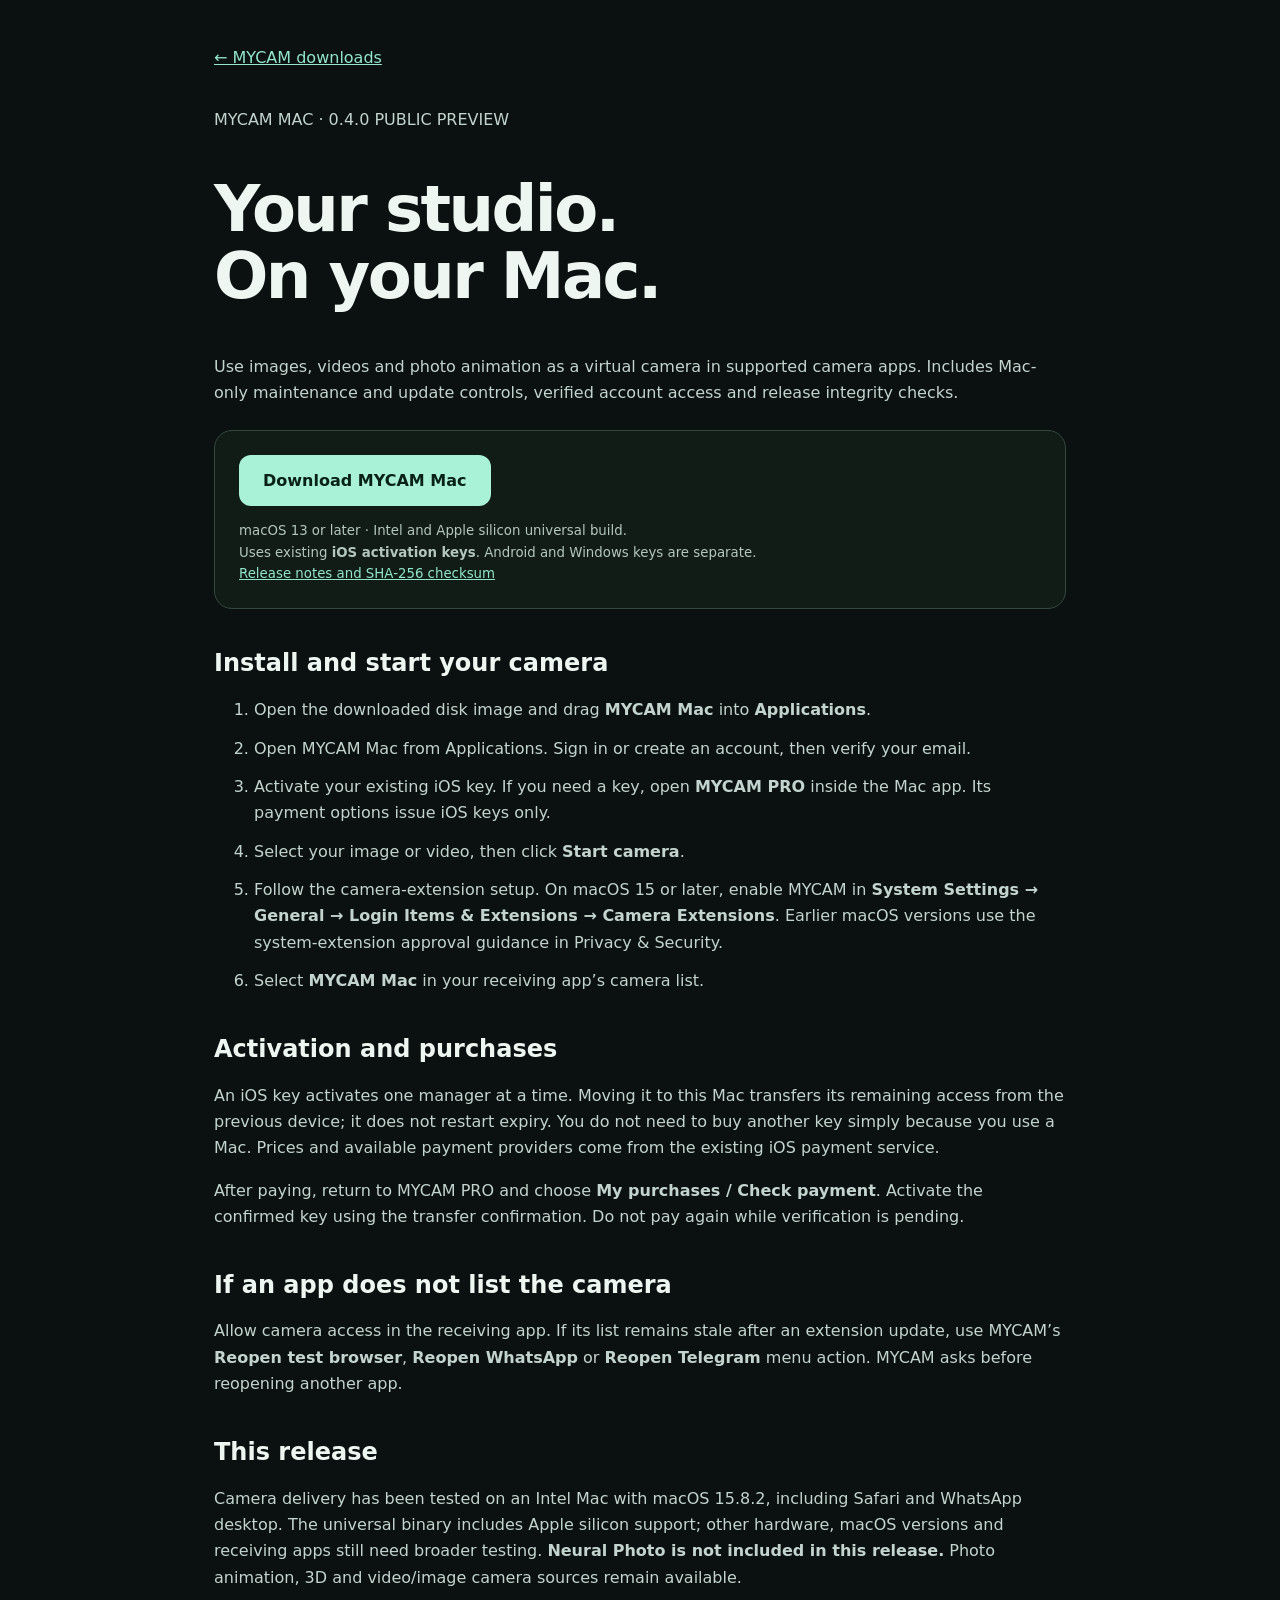
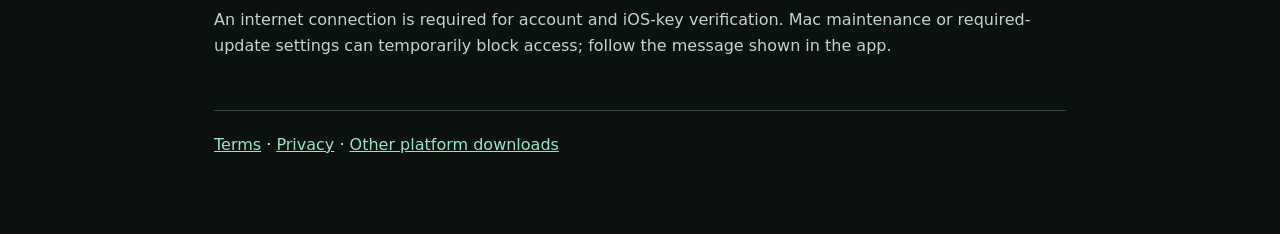
<file: docs/mac-setup.html>
<!doctype html>
<html lang="en"><head><meta charset="utf-8"><meta name="viewport" content="width=device-width,initial-scale=1"><title>MYCAM Mac download and setup</title><meta name="description" content="Download MYCAM Mac 0.4.0 for Intel and Apple silicon. Install the camera extension and activate with your existing iOS key."><link rel="canonical" href="https://elementtime6969.github.io/mycam/mac-setup.html"><style>
:root{color-scheme:dark;font-family:system-ui,sans-serif;background:#0b1110;color:#eef6f2}*{box-sizing:border-box}body{margin:0}main{max-width:900px;margin:auto;padding:48px 24px 80px}a{color:#92e6cb}nav{margin-bottom:40px}h1{font-size:clamp(36px,7vw,64px);letter-spacing:-.04em;line-height:1.05}h2{margin-top:40px}p,li{line-height:1.65;color:#c3d3cd}li{margin:12px 0}.download{display:inline-block;padding:16px 24px;background:#a9f1d7;color:#092218;border-radius:12px;text-decoration:none;font-weight:700}.panel{padding:24px;border:1px solid #34483f;border-radius:18px;background:#111c17;margin:24px 0}small{display:block;line-height:1.6;color:#b4c6be;margin-top:14px}code{overflow-wrap:anywhere}footer{margin-top:50px;border-top:1px solid #34483f;padding-top:24px}
</style></head><body><main><nav><a href="index.html">← MYCAM downloads</a></nav><p>MYCAM MAC · 0.4.0 PUBLIC PREVIEW</p><h1>Your studio.<br>On your Mac.</h1><p>Use images, videos and photo animation as a virtual camera in supported camera apps. Includes Mac-only maintenance and update controls, verified account access and release integrity checks.</p>
<div class="panel"><a class="download" href="https://github.com/elementtime6969/mycam/releases/download/mac-v0.4.0/MYCAM-Mac-0.4.0-universal.dmg">Download MYCAM Mac</a><small>macOS 13 or later · Intel and Apple silicon universal build.<br>Uses existing <strong>iOS activation keys</strong>. Android and Windows keys are separate.<br><a href="https://github.com/elementtime6969/mycam/releases/tag/mac-v0.4.0">Release notes and SHA-256 checksum</a></small></div>
<h2>Install and start your camera</h2><ol><li>Open the downloaded disk image and drag <strong>MYCAM Mac</strong> into <strong>Applications</strong>.</li><li>Open MYCAM Mac from Applications. Sign in or create an account, then verify your email.</li><li>Activate your existing iOS key. If you need a key, open <strong>MYCAM PRO</strong> inside the Mac app. Its payment options issue iOS keys only.</li><li>Select your image or video, then click <strong>Start camera</strong>.</li><li>Follow the camera-extension setup. On macOS 15 or later, enable MYCAM in <strong>System Settings → General → Login Items &amp; Extensions → Camera Extensions</strong>. Earlier macOS versions use the system-extension approval guidance in Privacy &amp; Security.</li><li>Select <strong>MYCAM Mac</strong> in your receiving app’s camera list.</li></ol>
<h2>Activation and purchases</h2><p>An iOS key activates one manager at a time. Moving it to this Mac transfers its remaining access from the previous device; it does not restart expiry. You do not need to buy another key simply because you use a Mac. Prices and available payment providers come from the existing iOS payment service.</p><p>After paying, return to MYCAM PRO and choose <strong>My purchases / Check payment</strong>. Activate the confirmed key using the transfer confirmation. Do not pay again while verification is pending.</p>
<h2>If an app does not list the camera</h2><p>Allow camera access in the receiving app. If its list remains stale after an extension update, use MYCAM’s <strong>Reopen test browser</strong>, <strong>Reopen WhatsApp</strong> or <strong>Reopen Telegram</strong> menu action. MYCAM asks before reopening another app.</p>
<h2>This release</h2><p>Camera delivery has been tested on an Intel Mac with macOS 15.8.2, including Safari and WhatsApp desktop. The universal binary includes Apple silicon support; other hardware, macOS versions and receiving apps still need broader testing. <strong>Neural Photo is not included in this release.</strong> Photo animation, 3D and video/image camera sources remain available.</p><p>An internet connection is required for account and iOS-key verification. Mac maintenance or required-update settings can temporarily block access; follow the message shown in the app.</p><footer><a href="terms.html">Terms</a> · <a href="privacy.html">Privacy</a> · <a href="index.html">Other platform downloads</a></footer></main></body></html>
</file>
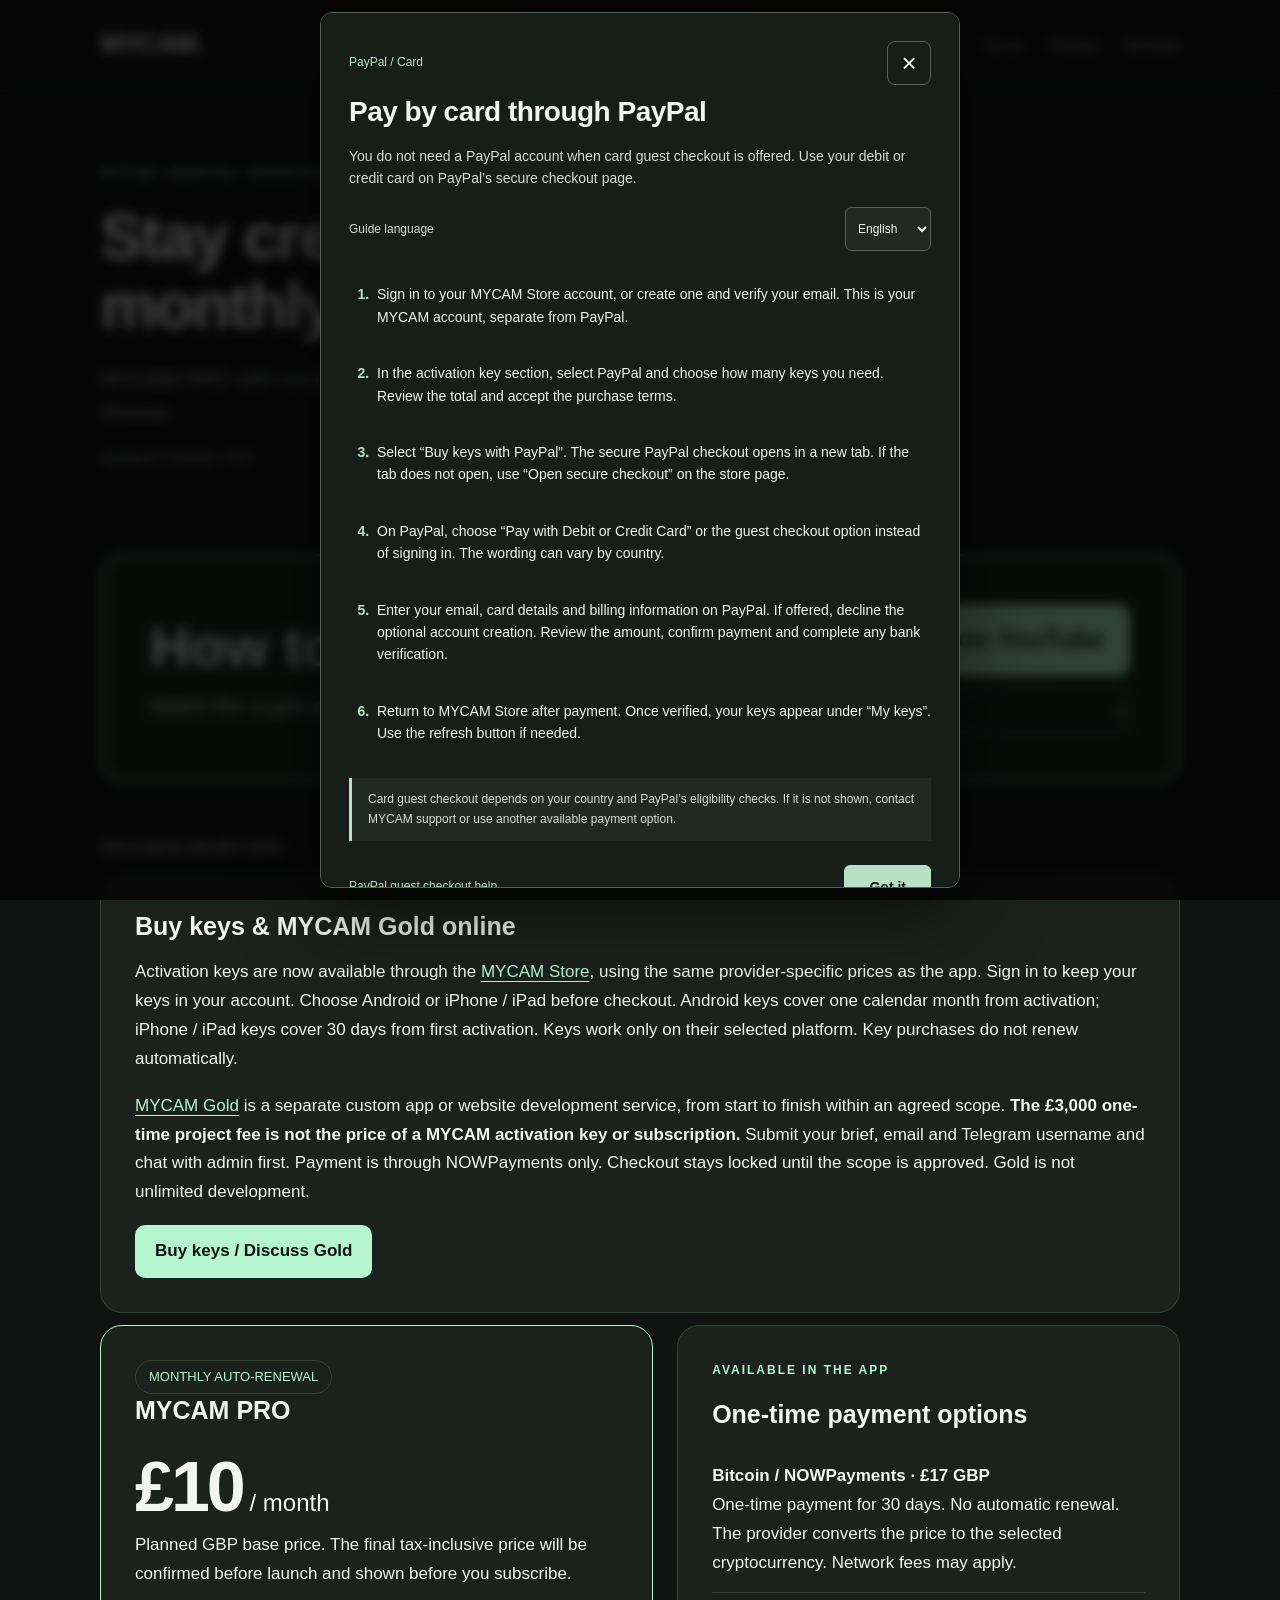
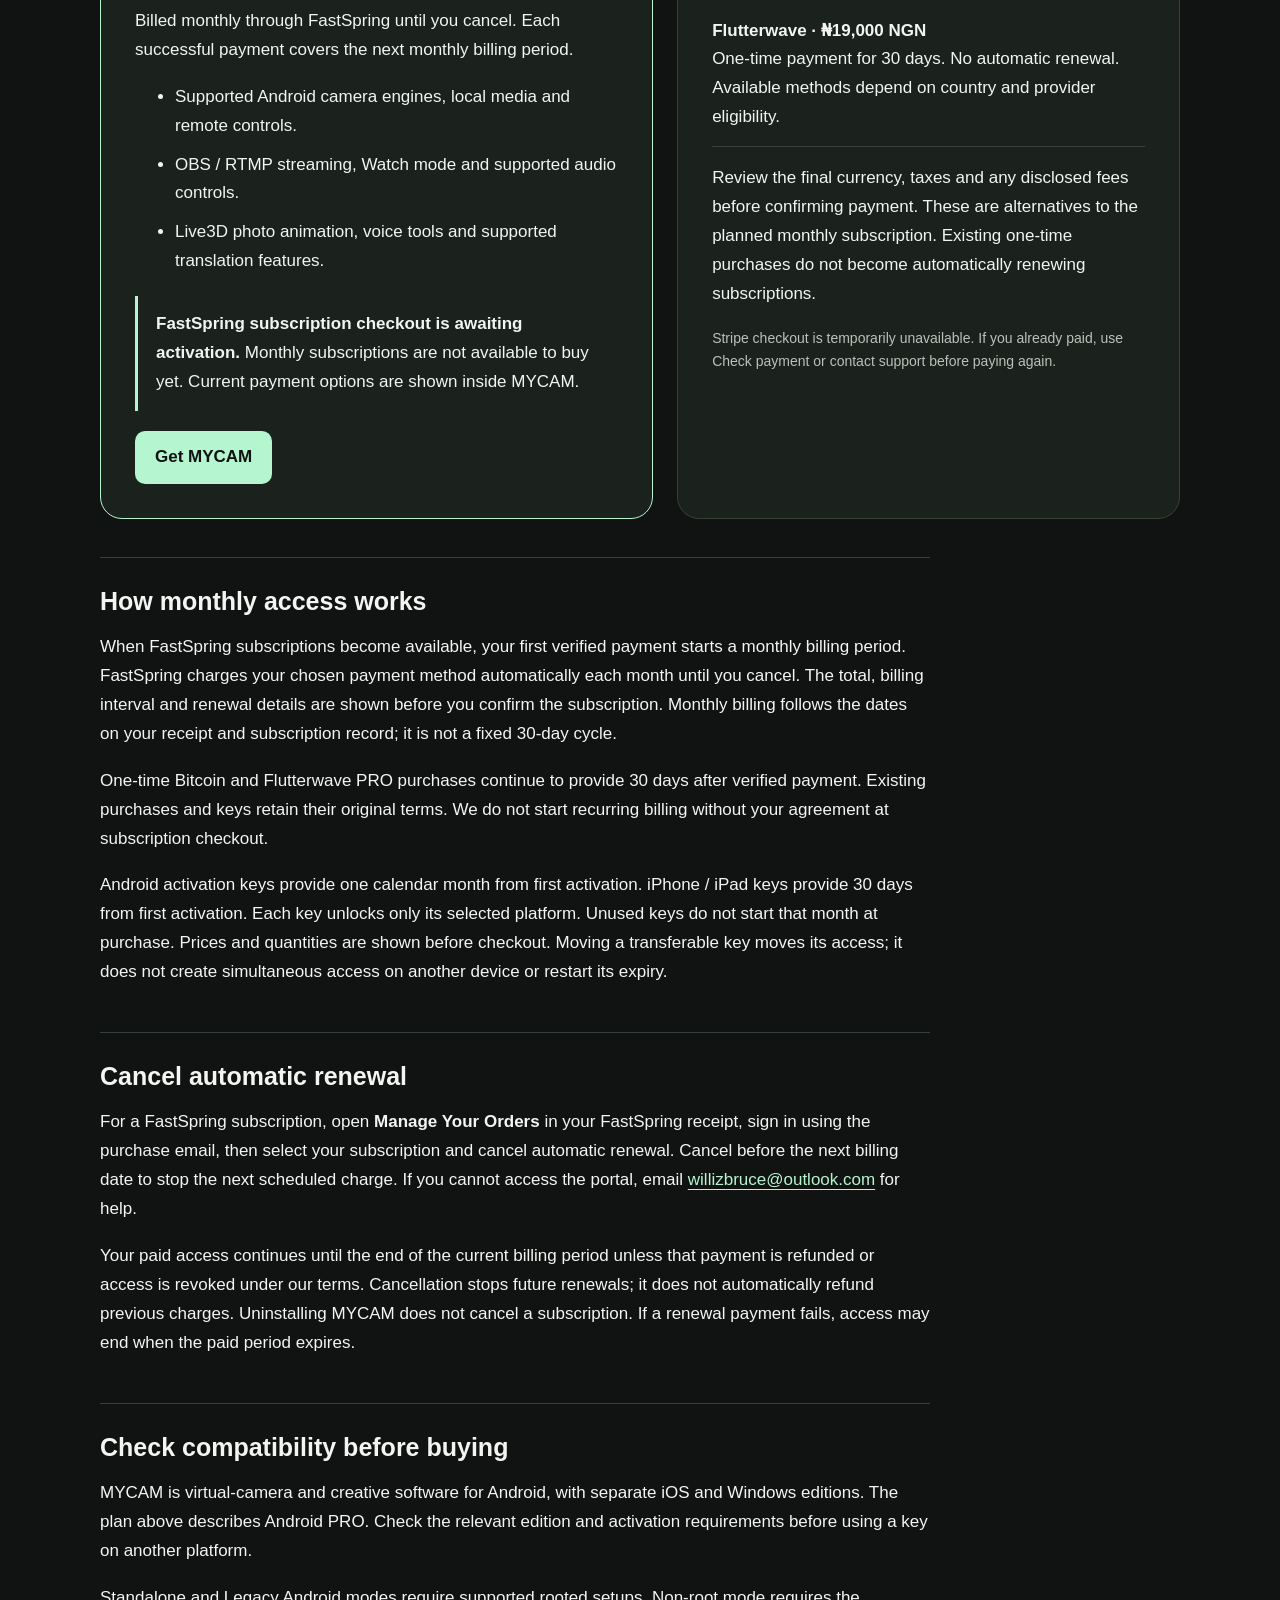
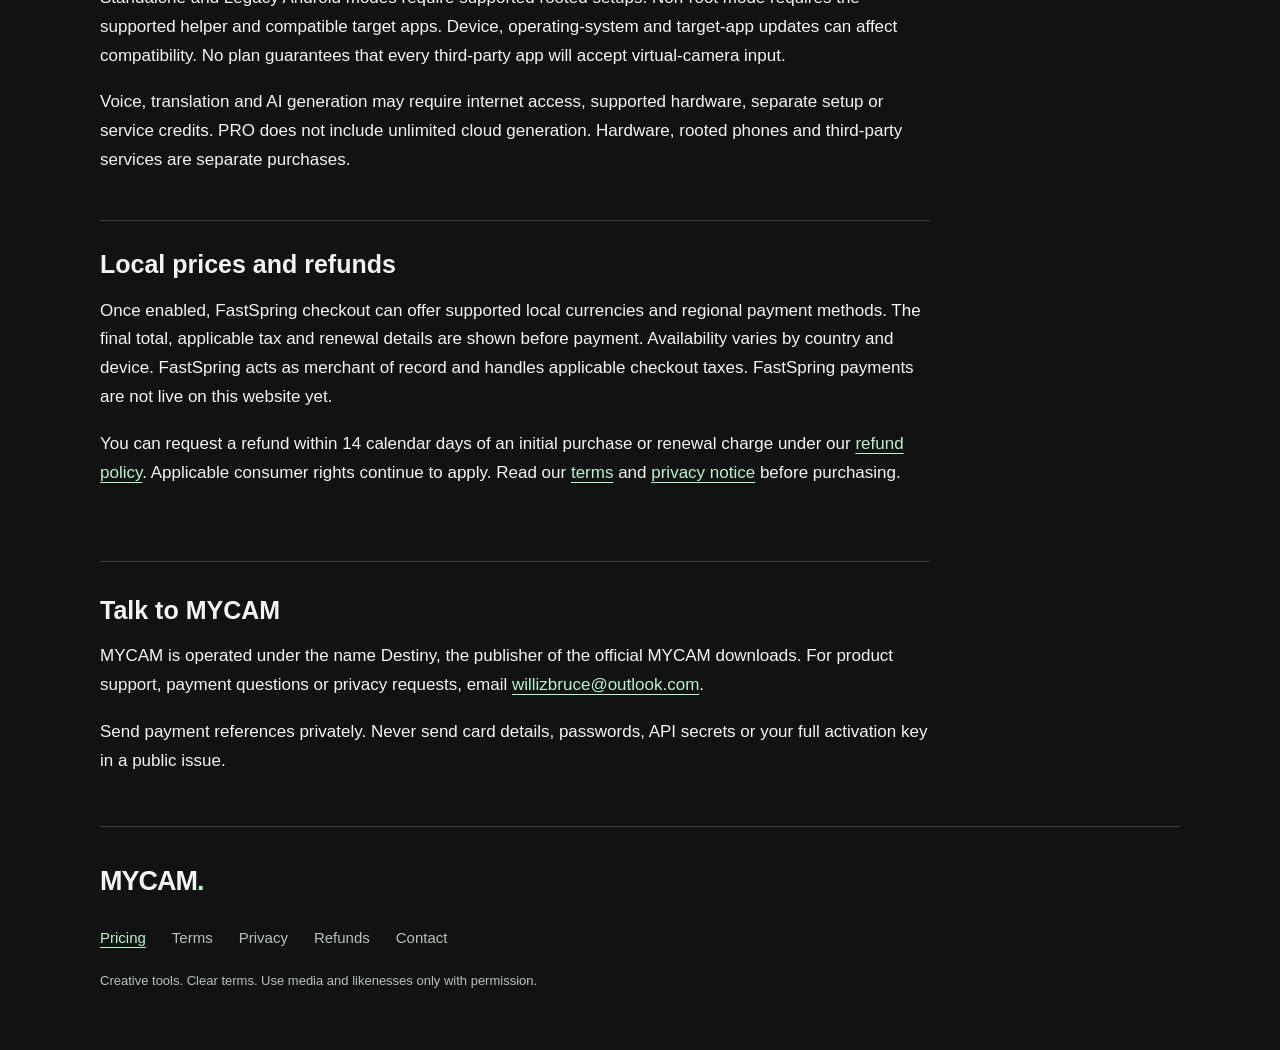
<file: docs/pricing.html>
<!doctype html>
<html lang="en"><head><meta charset="utf-8"><meta name="viewport" content="width=device-width,initial-scale=1">
<title>Monthly PRO membership | MYCAM</title><meta name="description" content="MYCAM PRO monthly membership with automatic renewal. See pricing, cancellation terms and available one-time payment options.">
<link rel="canonical" href="https://elementtime6969.github.io/mycam/pricing.html"><meta name="theme-color" content="#101311">
<link rel="icon" href="assets/mycam-logo.png"><link rel="stylesheet" href="assets/policies.css">
<link rel="stylesheet" href="assets/paypal-guide.css?v=20261010-1"><script src="assets/paypal-guide.js?v=20261010-1" defer></script>
<link rel="stylesheet" href="assets/payment-guide.css"><script src="assets/payment-guide.js?v=20261010-paypal" defer></script></head><body><a class="skip" href="#main">Skip to content</a>
<header><div class="shell header"><a class="brand" href="./" aria-label="MYCAM home">MYCAM<span>.</span></a><nav aria-label="Main navigation"><a href="pricing.html" aria-current="page">Pricing</a><a href="terms.html">Terms</a><a href="privacy.html">Privacy</a><a href="refunds.html">Refunds</a></nav></div></header>
<main id="main" class="shell"><div class="intro"><p class="eyebrow">MYCAM / MONTHLY MEMBERSHIP</p><h1>Stay creative. Renew monthly.</h1><p class="lead">MYCAM PRO with monthly automatic renewal. Cancel future renewals whenever you choose.</p><p class="date">Updated 2 October 2026</p></div>
<section class="payment-guide" data-payment-guide aria-labelledby="payment-guide-title">
  <div class="payment-guide__copy"><h2 id="payment-guide-title" data-guide-title>How to pay</h2><p data-guide-description>Watch the crypto payment tutorial on YouTube.</p></div>
  <div class="payment-guide__actions"><a href="https://www.youtube.com/shorts/A-nVZqbEzdc" target="_blank" rel="noopener noreferrer" data-guide-link>Watch on YouTube</a><select aria-label="Tutorial link language"><option value="en">English</option><option value="es">Español</option><option value="fr">Français</option><option value="ru">Русский</option><option value="hi">हिन्दी</option><option value="zh">简体中文</option><option value="ar">العربية</option></select></div>
</section>
<button class="paypal-guide-reopen" type="button" data-paypal-guide-open aria-haspopup="dialog" aria-controls="paypal-guide">How to pay by card with PayPal</button>
<section class="card"><h2>Buy keys &amp; MYCAM Gold online</h2><p>Activation keys are now available through the <a href="store.html#keys">MYCAM Store</a>, using the same provider-specific prices as the app. Sign in to keep your keys in your account. Choose Android or iPhone / iPad before checkout. Android keys cover one calendar month from activation; iPhone / iPad keys cover 30 days from first activation. Keys work only on their selected platform. Key purchases do not renew automatically.</p><p><a href="store.html#gold">MYCAM Gold</a> is a separate custom app or website development service, from start to finish within an agreed scope. <strong>The &pound;3,000 one-time project fee is not the price of a MYCAM activation key or subscription.</strong> Submit your brief, email and Telegram username and chat with admin first. Payment is through NOWPayments only. Checkout stays locked until the scope is approved. Gold is not unlimited development.</p><a class="button" href="store.html">Buy keys / Discuss Gold</a></section>
<div class="grid"><section class="card featured"><span class="pill">MONTHLY AUTO-RENEWAL</span><h2>MYCAM PRO</h2><div class="price">£10<span class="price-period"> / month</span></div><p>Planned GBP base price. The final tax-inclusive price will be confirmed before launch and shown before you subscribe.</p><p>Billed monthly through FastSpring until you cancel. Each successful payment covers the next monthly billing period.</p><ul><li>Supported Android camera engines, local media and remote controls.</li><li>OBS / RTMP streaming, Watch mode and supported audio controls.</li><li>Live3D photo animation, voice tools and supported translation features.</li></ul><p class="notice"><strong>FastSpring subscription checkout is awaiting activation.</strong> Monthly subscriptions are not available to buy yet. Current payment options are shown inside MYCAM.</p><a class="button" href="./#downloads">Get MYCAM</a></section>
<section class="card"><p class="eyebrow">AVAILABLE IN THE APP</p><h2>One-time payment options</h2><ul class="methods"><li><strong>Bitcoin / NOWPayments · £17 GBP</strong>One-time payment for 30 days. No automatic renewal. The provider converts the price to the selected cryptocurrency. Network fees may apply.</li><li><strong>Flutterwave · ₦19,000 NGN</strong>One-time payment for 30 days. No automatic renewal. Available methods depend on country and provider eligibility.</li></ul><p>Review the final currency, taxes and any disclosed fees before confirming payment. These are alternatives to the planned monthly subscription. Existing one-time purchases do not become automatically renewing subscriptions.</p><p class="muted">Stripe checkout is temporarily unavailable. If you already paid, use Check payment or contact support before paying again.</p></section></div>
<div class="policy"><section><h2>How monthly access works</h2><p>When FastSpring subscriptions become available, your first verified payment starts a monthly billing period. FastSpring charges your chosen payment method automatically each month until you cancel. The total, billing interval and renewal details are shown before you confirm the subscription. Monthly billing follows the dates on your receipt and subscription record; it is not a fixed 30-day cycle.</p><p>One-time Bitcoin and Flutterwave PRO purchases continue to provide 30 days after verified payment. Existing purchases and keys retain their original terms. We do not start recurring billing without your agreement at subscription checkout.</p><p>Android activation keys provide one calendar month from first activation. iPhone / iPad keys provide 30 days from first activation. Each key unlocks only its selected platform. Unused keys do not start that month at purchase. Prices and quantities are shown before checkout. Moving a transferable key moves its access; it does not create simultaneous access on another device or restart its expiry.</p></section>
<section id="cancellation"><h2>Cancel automatic renewal</h2><p>For a FastSpring subscription, open <strong>Manage Your Orders</strong> in your FastSpring receipt, sign in using the purchase email, then select your subscription and cancel automatic renewal. Cancel before the next billing date to stop the next scheduled charge. If you cannot access the portal, email <a href="mailto:willizbruce@outlook.com">willizbruce@outlook.com</a> for help.</p><p>Your paid access continues until the end of the current billing period unless that payment is refunded or access is revoked under our terms. Cancellation stops future renewals; it does not automatically refund previous charges. Uninstalling MYCAM does not cancel a subscription. If a renewal payment fails, access may end when the paid period expires.</p></section>
<section><h2>Check compatibility before buying</h2><p>MYCAM is virtual-camera and creative software for Android, with separate iOS and Windows editions. The plan above describes Android PRO. Check the relevant edition and activation requirements before using a key on another platform.</p><p>Standalone and Legacy Android modes require supported rooted setups. Non-root mode requires the supported helper and compatible target apps. Device, operating-system and target-app updates can affect compatibility. No plan guarantees that every third-party app will accept virtual-camera input.</p><p>Voice, translation and AI generation may require internet access, supported hardware, separate setup or service credits. PRO does not include unlimited cloud generation. Hardware, rooted phones and third-party services are separate purchases.</p></section>
<section><h2>Local prices and refunds</h2><p>Once enabled, FastSpring checkout can offer supported local currencies and regional payment methods. The final total, applicable tax and renewal details are shown before payment. Availability varies by country and device. FastSpring acts as merchant of record and handles applicable checkout taxes. FastSpring payments are not live on this website yet.</p><p>You can request a refund within 14 calendar days of an initial purchase or renewal charge under our <a href="refunds.html">refund policy</a>. Applicable consumer rights continue to apply. Read our <a href="terms.html">terms</a> and <a href="privacy.html">privacy notice</a> before purchasing.</p></section></div>
<section class="contact"><h2>Talk to MYCAM</h2><p>MYCAM is operated under the name Destiny, the publisher of the official MYCAM downloads. For product support, payment questions or privacy requests, email <a href="mailto:willizbruce@outlook.com">willizbruce@outlook.com</a>.</p><p>Send payment references privately. Never send card details, passwords, API secrets or your full activation key in a public issue.</p></section>
</main><footer class="shell"><a class="brand" href="./">MYCAM<span>.</span></a><nav aria-label="Policies"><a href="pricing.html" aria-current="page">Pricing</a><a href="terms.html">Terms</a><a href="privacy.html">Privacy</a><a href="refunds.html">Refunds</a><a href="mailto:willizbruce@outlook.com">Contact</a></nav><p>Creative tools. Clear terms. Use media and likenesses only with permission.</p></footer></body></html>
</file>
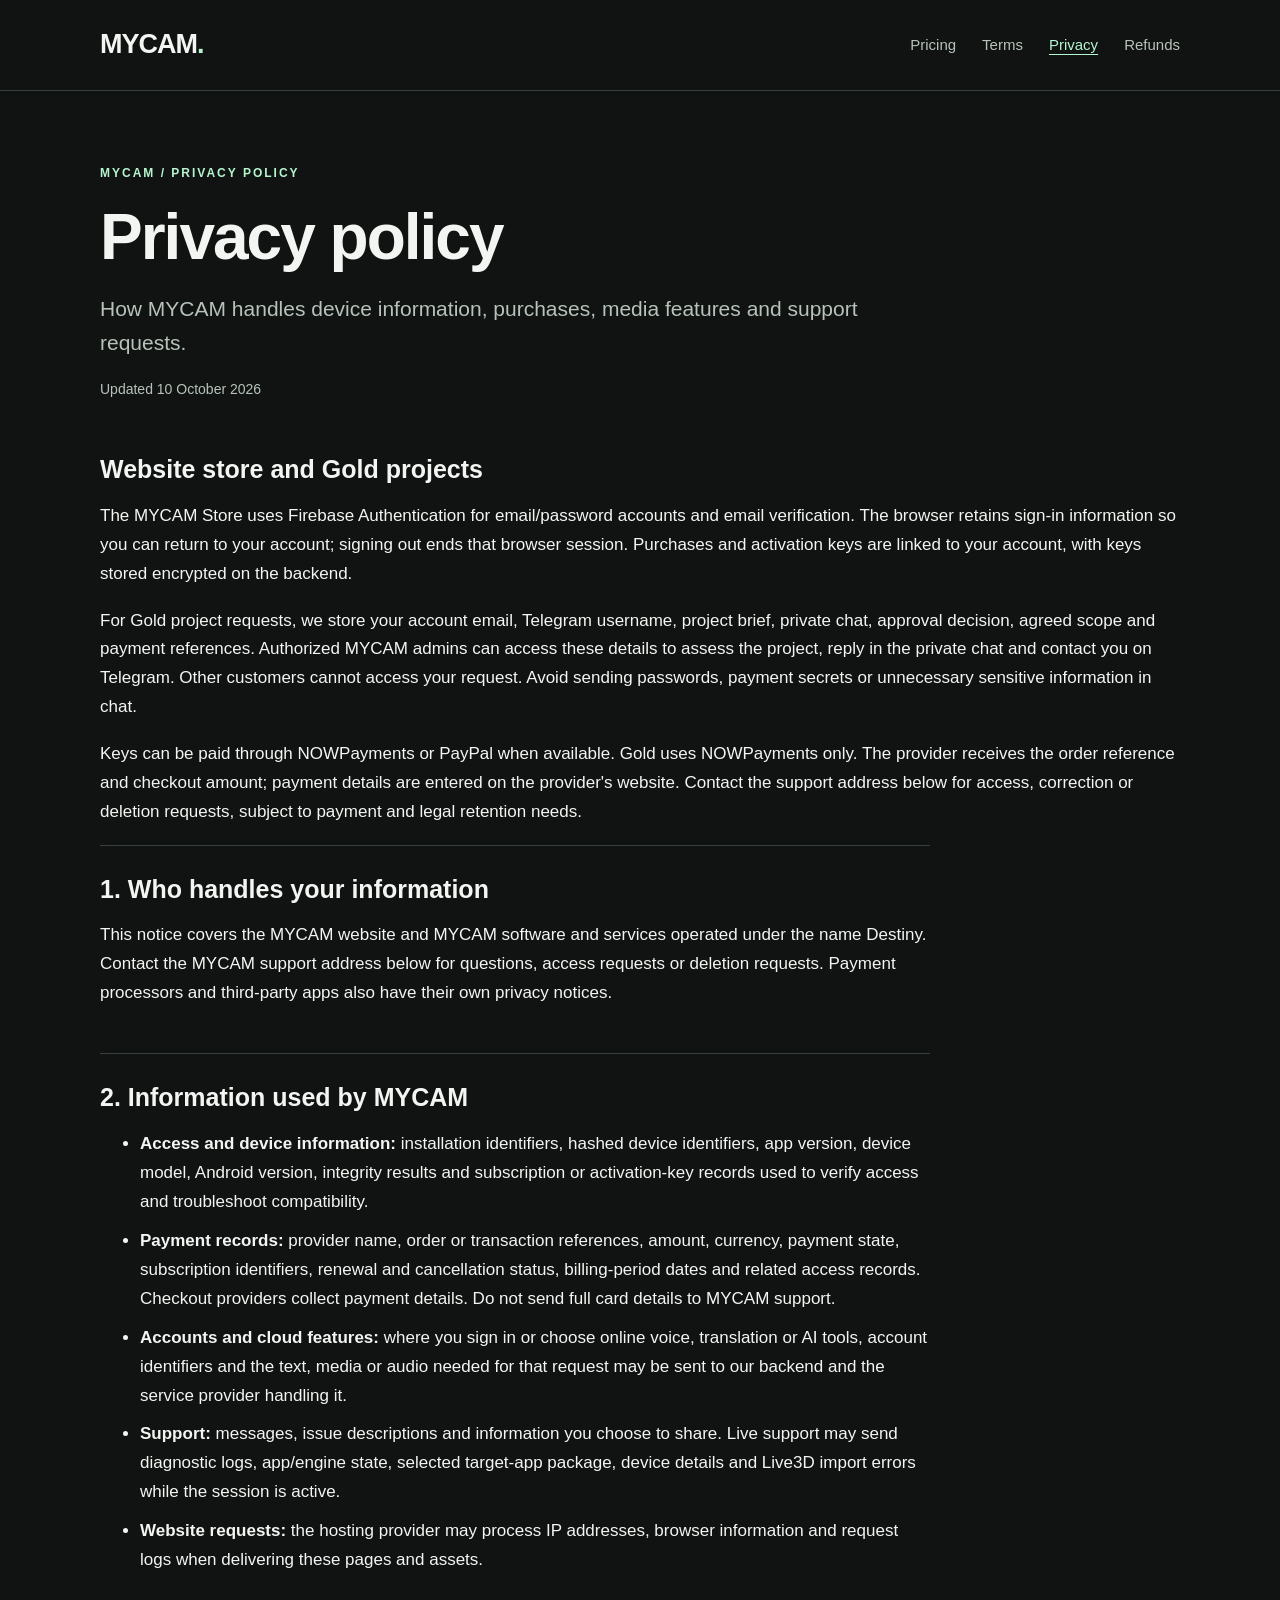
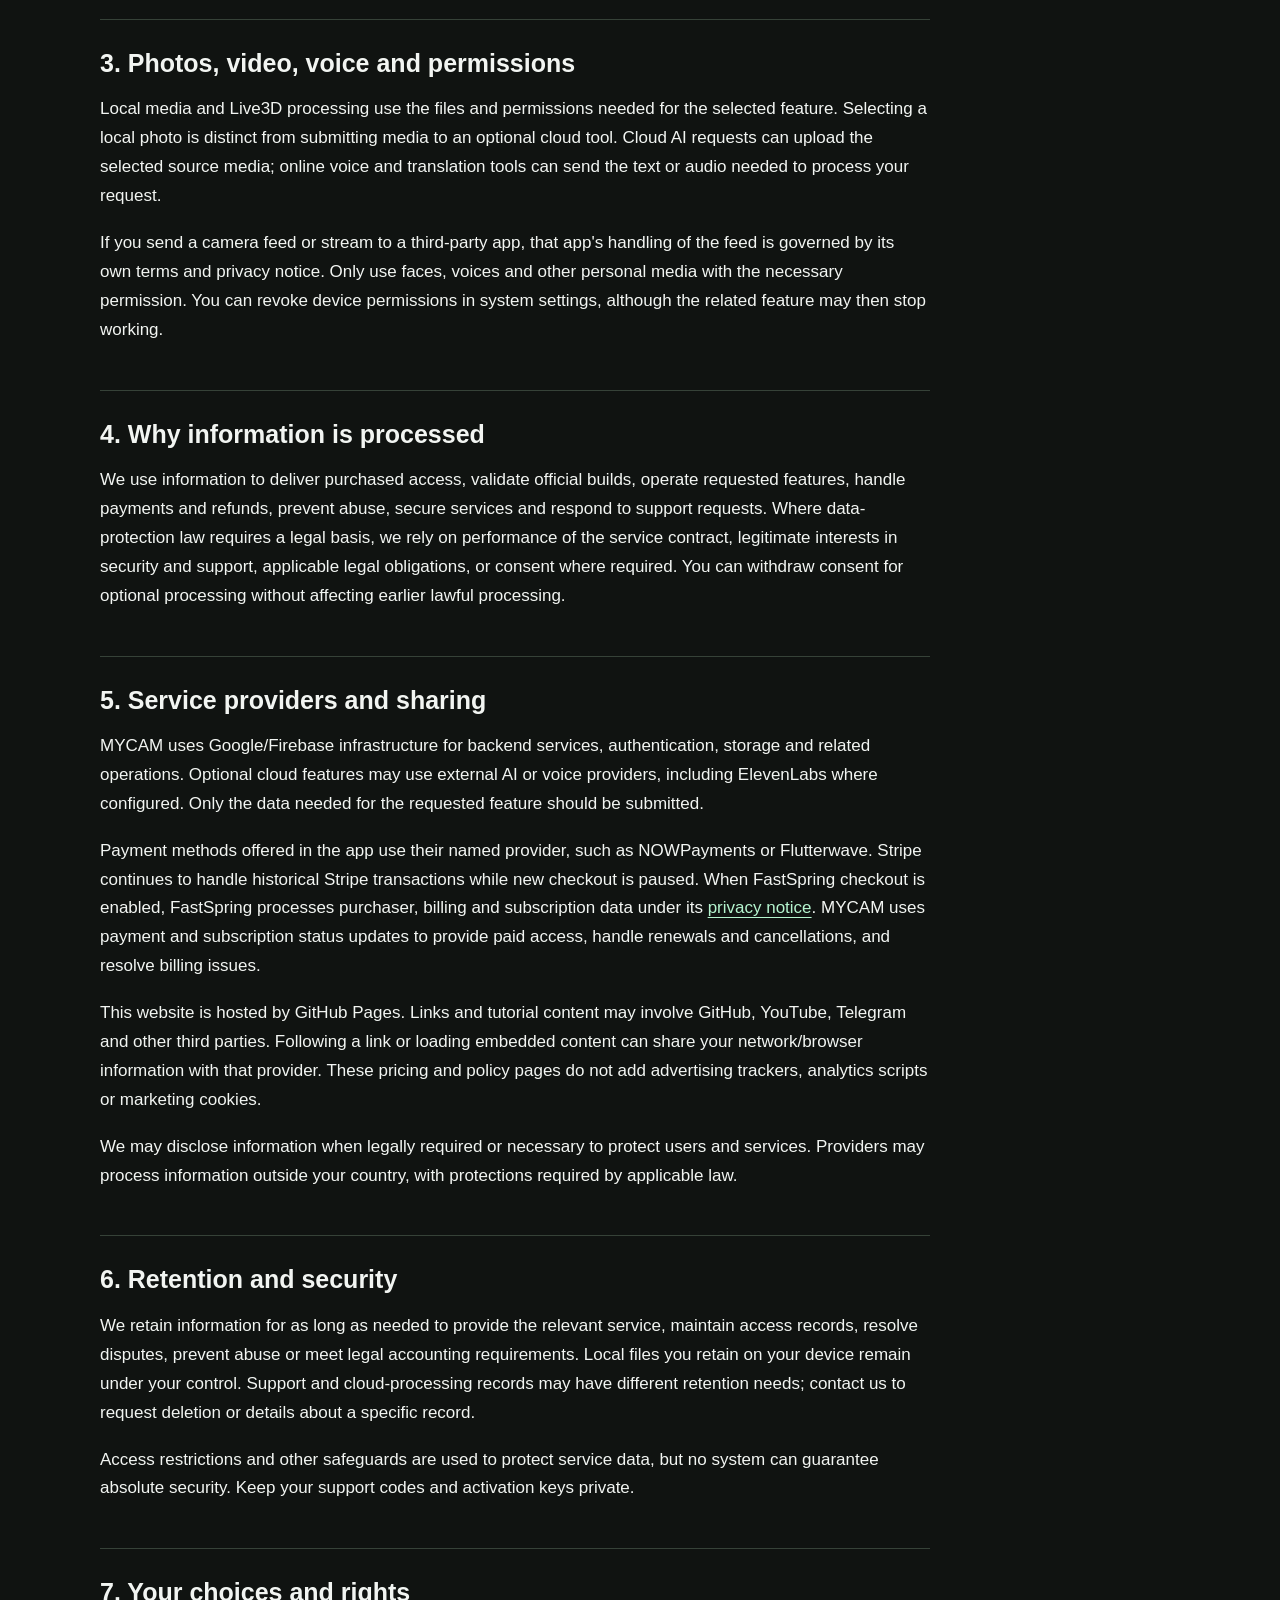
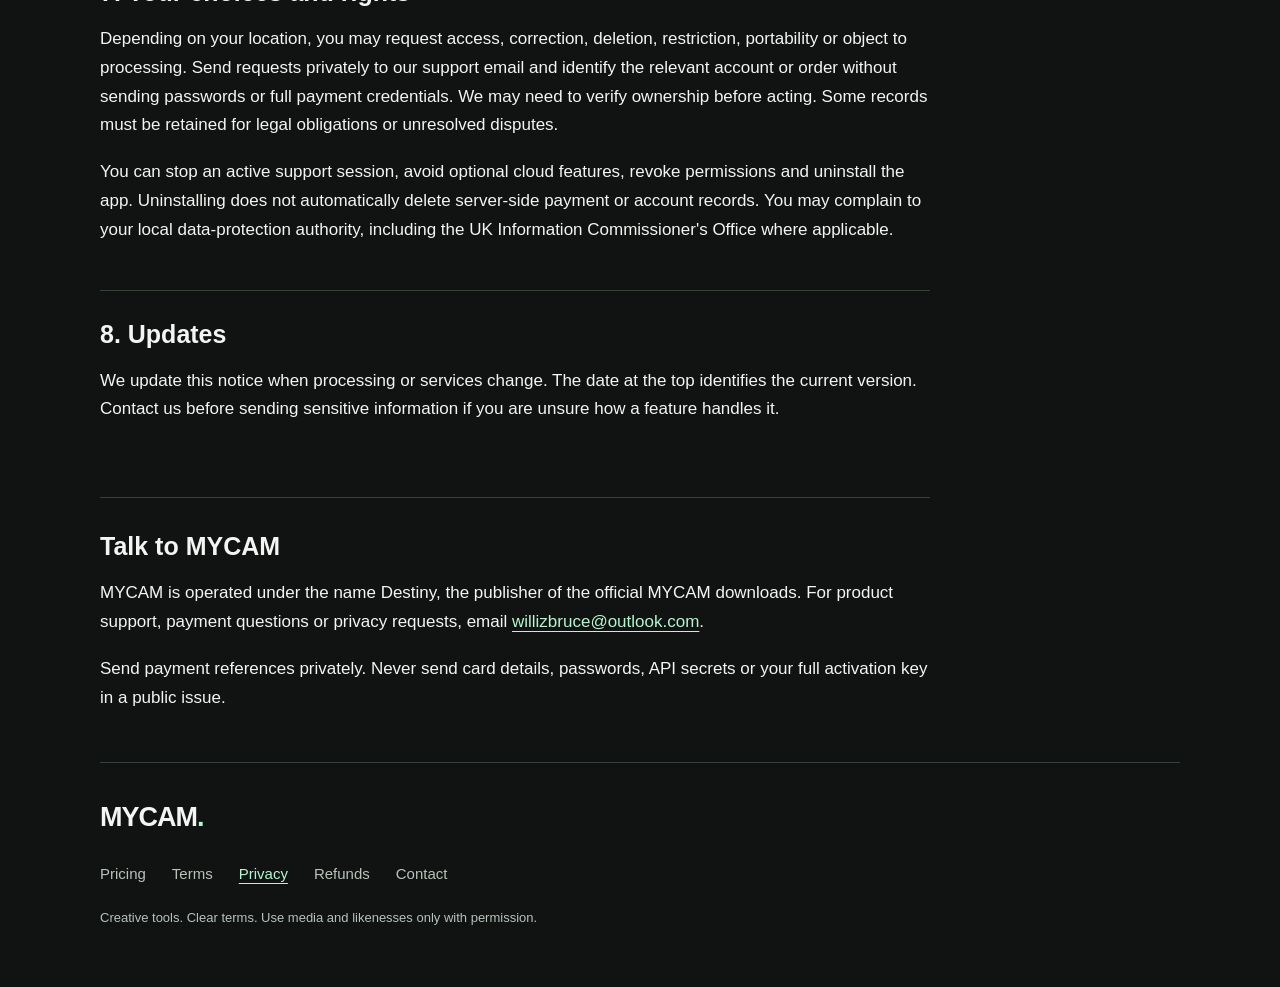
<file: docs/privacy.html>
<!doctype html>
<html lang="en"><head><meta charset="utf-8"><meta name="viewport" content="width=device-width,initial-scale=1">
<title>Privacy policy | MYCAM</title><meta name="description" content="How MYCAM handles device information, purchases, media features and support requests.">
<link rel="canonical" href="https://elementtime6969.github.io/mycam/privacy.html"><meta name="theme-color" content="#101311">
<link rel="icon" href="assets/mycam-logo.png"><link rel="stylesheet" href="assets/policies.css">
</head><body><a class="skip" href="#main">Skip to content</a>
<header><div class="shell header"><a class="brand" href="./" aria-label="MYCAM home">MYCAM<span>.</span></a><nav aria-label="Main navigation"><a href="pricing.html">Pricing</a><a href="terms.html">Terms</a><a href="privacy.html" aria-current="page">Privacy</a><a href="refunds.html">Refunds</a></nav></div></header>
<main id="main" class="shell"><div class="intro"><p class="eyebrow">MYCAM / PRIVACY POLICY</p><h1>Privacy policy</h1><p class="lead">How MYCAM handles device information, purchases, media features and support requests.</p><p class="date">Updated 10 October 2026</p></div>
<section><h2>Website store and Gold projects</h2><p>The MYCAM Store uses Firebase Authentication for email/password accounts and email verification. The browser retains sign-in information so you can return to your account; signing out ends that browser session. Purchases and activation keys are linked to your account, with keys stored encrypted on the backend.</p><p>For Gold project requests, we store your account email, Telegram username, project brief, private chat, approval decision, agreed scope and payment references. Authorized MYCAM admins can access these details to assess the project, reply in the private chat and contact you on Telegram. Other customers cannot access your request. Avoid sending passwords, payment secrets or unnecessary sensitive information in chat.</p><p>Keys can be paid through NOWPayments or PayPal when available. Gold uses NOWPayments only. The provider receives the order reference and checkout amount; payment details are entered on the provider's website. Contact the support address below for access, correction or deletion requests, subject to payment and legal retention needs.</p></section>
<div class="policy"><section><h2>1. Who handles your information</h2><p>This notice covers the MYCAM website and MYCAM software and services operated under the name Destiny. Contact the MYCAM support address below for questions, access requests or deletion requests. Payment processors and third-party apps also have their own privacy notices.</p></section>
<section><h2>2. Information used by MYCAM</h2><ul><li><strong>Access and device information:</strong> installation identifiers, hashed device identifiers, app version, device model, Android version, integrity results and subscription or activation-key records used to verify access and troubleshoot compatibility.</li><li><strong>Payment records:</strong> provider name, order or transaction references, amount, currency, payment state, subscription identifiers, renewal and cancellation status, billing-period dates and related access records. Checkout providers collect payment details. Do not send full card details to MYCAM support.</li><li><strong>Accounts and cloud features:</strong> where you sign in or choose online voice, translation or AI tools, account identifiers and the text, media or audio needed for that request may be sent to our backend and the service provider handling it.</li><li><strong>Support:</strong> messages, issue descriptions and information you choose to share. Live support may send diagnostic logs, app/engine state, selected target-app package, device details and Live3D import errors while the session is active.</li><li><strong>Website requests:</strong> the hosting provider may process IP addresses, browser information and request logs when delivering these pages and assets.</li></ul></section>
<section><h2>3. Photos, video, voice and permissions</h2><p>Local media and Live3D processing use the files and permissions needed for the selected feature. Selecting a local photo is distinct from submitting media to an optional cloud tool. Cloud AI requests can upload the selected source media; online voice and translation tools can send the text or audio needed to process your request.</p><p>If you send a camera feed or stream to a third-party app, that app's handling of the feed is governed by its own terms and privacy notice. Only use faces, voices and other personal media with the necessary permission. You can revoke device permissions in system settings, although the related feature may then stop working.</p></section>
<section><h2>4. Why information is processed</h2><p>We use information to deliver purchased access, validate official builds, operate requested features, handle payments and refunds, prevent abuse, secure services and respond to support requests. Where data-protection law requires a legal basis, we rely on performance of the service contract, legitimate interests in security and support, applicable legal obligations, or consent where required. You can withdraw consent for optional processing without affecting earlier lawful processing.</p></section>
<section><h2>5. Service providers and sharing</h2><p>MYCAM uses Google/Firebase infrastructure for backend services, authentication, storage and related operations. Optional cloud features may use external AI or voice providers, including ElevenLabs where configured. Only the data needed for the requested feature should be submitted.</p><p>Payment methods offered in the app use their named provider, such as NOWPayments or Flutterwave. Stripe continues to handle historical Stripe transactions while new checkout is paused. When FastSpring checkout is enabled, FastSpring processes purchaser, billing and subscription data under its <a href="https://fastspring.com/privacy/">privacy notice</a>. MYCAM uses payment and subscription status updates to provide paid access, handle renewals and cancellations, and resolve billing issues.</p><p>This website is hosted by GitHub Pages. Links and tutorial content may involve GitHub, YouTube, Telegram and other third parties. Following a link or loading embedded content can share your network/browser information with that provider. These pricing and policy pages do not add advertising trackers, analytics scripts or marketing cookies.</p><p>We may disclose information when legally required or necessary to protect users and services. Providers may process information outside your country, with protections required by applicable law.</p></section>
<section><h2>6. Retention and security</h2><p>We retain information for as long as needed to provide the relevant service, maintain access records, resolve disputes, prevent abuse or meet legal accounting requirements. Local files you retain on your device remain under your control. Support and cloud-processing records may have different retention needs; contact us to request deletion or details about a specific record.</p><p>Access restrictions and other safeguards are used to protect service data, but no system can guarantee absolute security. Keep your support codes and activation keys private.</p></section>
<section><h2>7. Your choices and rights</h2><p>Depending on your location, you may request access, correction, deletion, restriction, portability or object to processing. Send requests privately to our support email and identify the relevant account or order without sending passwords or full payment credentials. We may need to verify ownership before acting. Some records must be retained for legal obligations or unresolved disputes.</p><p>You can stop an active support session, avoid optional cloud features, revoke permissions and uninstall the app. Uninstalling does not automatically delete server-side payment or account records. You may complain to your local data-protection authority, including the UK Information Commissioner's Office where applicable.</p></section>
<section><h2>8. Updates</h2><p>We update this notice when processing or services change. The date at the top identifies the current version. Contact us before sending sensitive information if you are unsure how a feature handles it.</p></section></div>
<section class="contact"><h2>Talk to MYCAM</h2><p>MYCAM is operated under the name Destiny, the publisher of the official MYCAM downloads. For product support, payment questions or privacy requests, email <a href="mailto:willizbruce@outlook.com">willizbruce@outlook.com</a>.</p><p>Send payment references privately. Never send card details, passwords, API secrets or your full activation key in a public issue.</p></section>
</main><footer class="shell"><a class="brand" href="./">MYCAM<span>.</span></a><nav aria-label="Policies"><a href="pricing.html">Pricing</a><a href="terms.html">Terms</a><a href="privacy.html" aria-current="page">Privacy</a><a href="refunds.html">Refunds</a><a href="mailto:willizbruce@outlook.com">Contact</a></nav><p>Creative tools. Clear terms. Use media and likenesses only with permission.</p></footer></body></html>
</file>
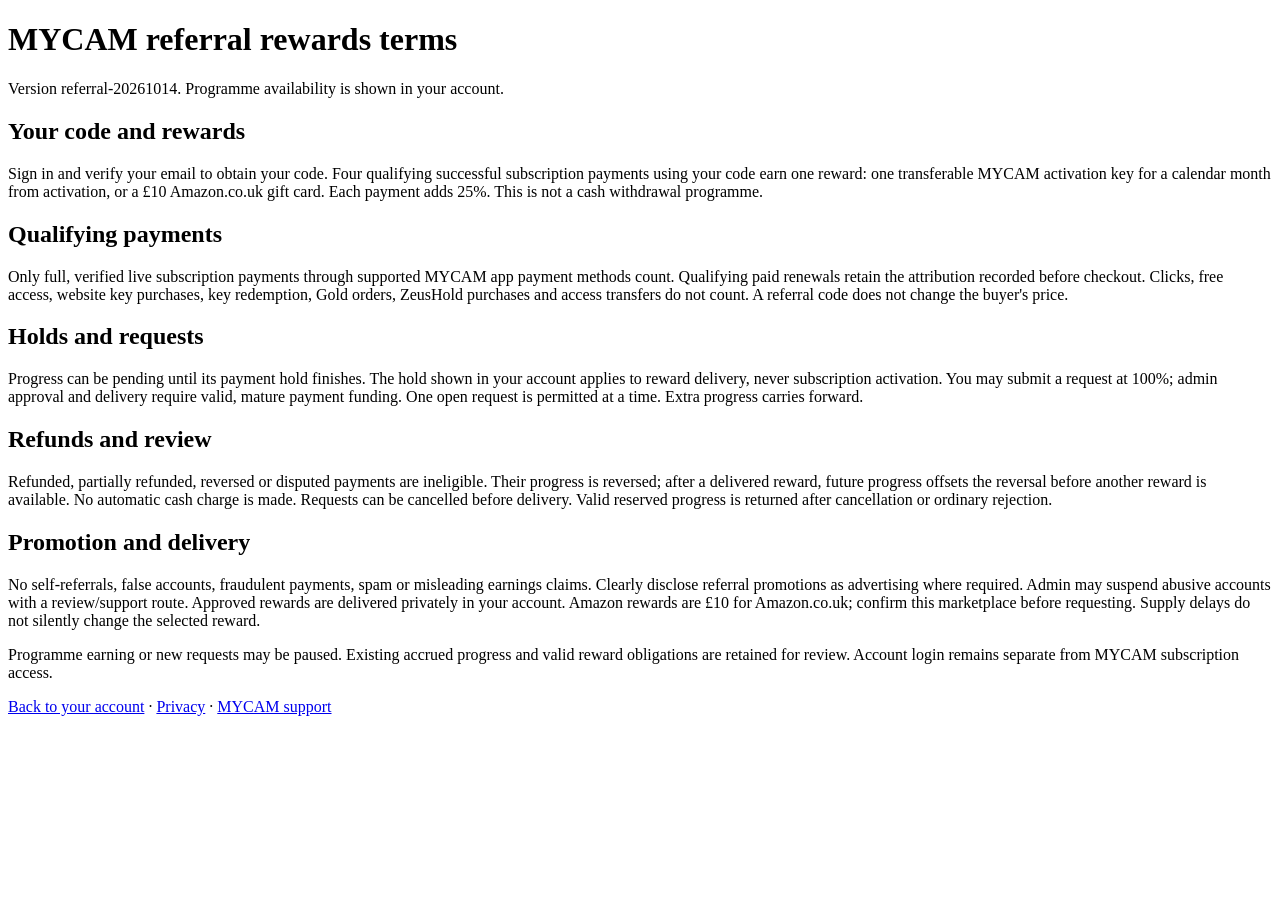
<file: docs/referral-terms.html>
<!doctype html><html lang="en"><head><meta charset="utf-8"><meta name="viewport" content="width=device-width,initial-scale=1"><title>MYCAM referral rewards</title><link rel="stylesheet" href="assets/store.css"></head>
<body><main class="wrap"><h1>MYCAM referral rewards terms</h1><p>Version referral-20261014. Programme availability is shown in your account.</p>
<h2>Your code and rewards</h2><p>Sign in and verify your email to obtain your code. Four qualifying successful subscription payments using your code earn one reward: one transferable MYCAM activation key for a calendar month from activation, or a £10 Amazon.co.uk gift card. Each payment adds 25%. This is not a cash withdrawal programme.</p>
<h2>Qualifying payments</h2><p>Only full, verified live subscription payments through supported MYCAM app payment methods count. Qualifying paid renewals retain the attribution recorded before checkout. Clicks, free access, website key purchases, key redemption, Gold orders, ZeusHold purchases and access transfers do not count. A referral code does not change the buyer's price.</p>
<h2>Holds and requests</h2><p>Progress can be pending until its payment hold finishes. The hold shown in your account applies to reward delivery, never subscription activation. You may submit a request at 100%; admin approval and delivery require valid, mature payment funding. One open request is permitted at a time. Extra progress carries forward.</p>
<h2>Refunds and review</h2><p>Refunded, partially refunded, reversed or disputed payments are ineligible. Their progress is reversed; after a delivered reward, future progress offsets the reversal before another reward is available. No automatic cash charge is made. Requests can be cancelled before delivery. Valid reserved progress is returned after cancellation or ordinary rejection.</p>
<h2>Promotion and delivery</h2><p>No self-referrals, false accounts, fraudulent payments, spam or misleading earnings claims. Clearly disclose referral promotions as advertising where required. Admin may suspend abusive accounts with a review/support route. Approved rewards are delivered privately in your account. Amazon rewards are £10 for Amazon.co.uk; confirm this marketplace before requesting. Supply delays do not silently change the selected reward.</p>
<p>Programme earning or new requests may be paused. Existing accrued progress and valid reward obligations are retained for review. Account login remains separate from MYCAM subscription access.</p><p><a href="store.html#referrals">Back to your account</a> · <a href="privacy.html">Privacy</a> · <a href="./">MYCAM support</a></p></main></body></html>
</file>
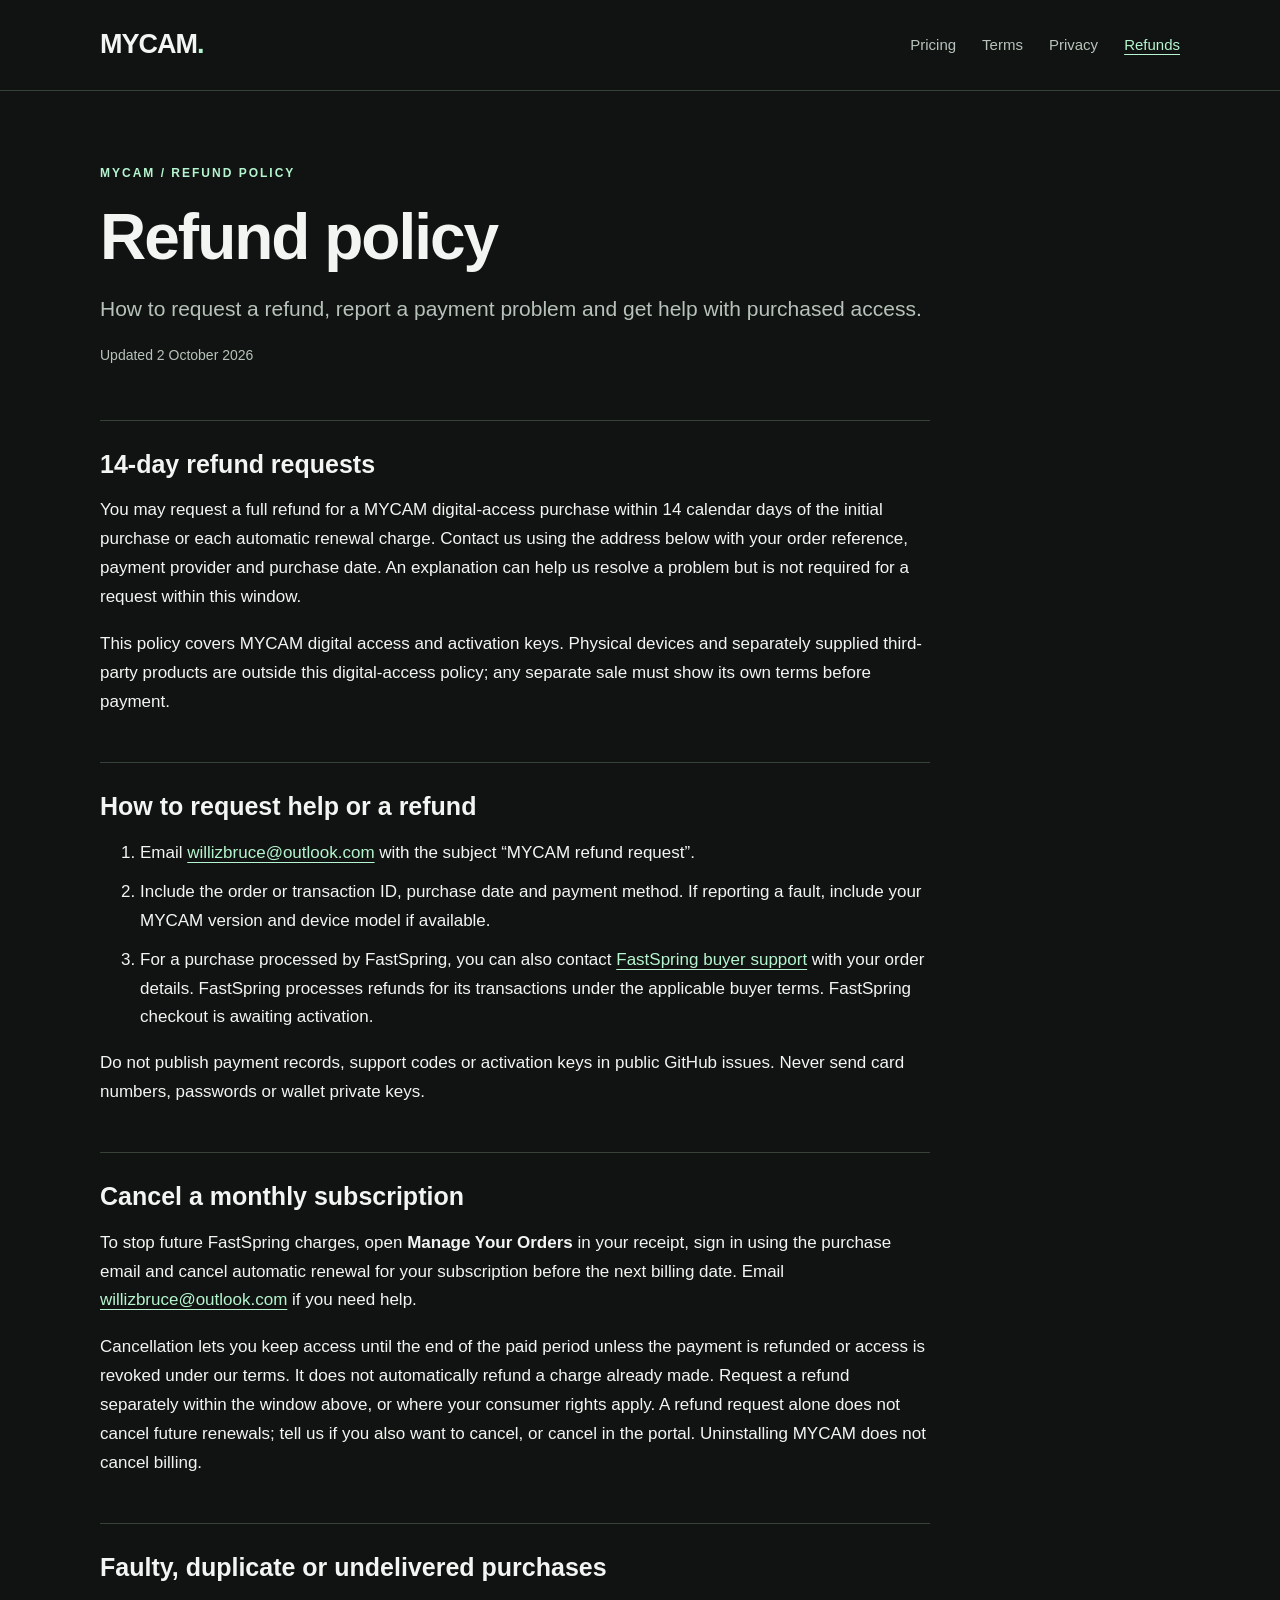
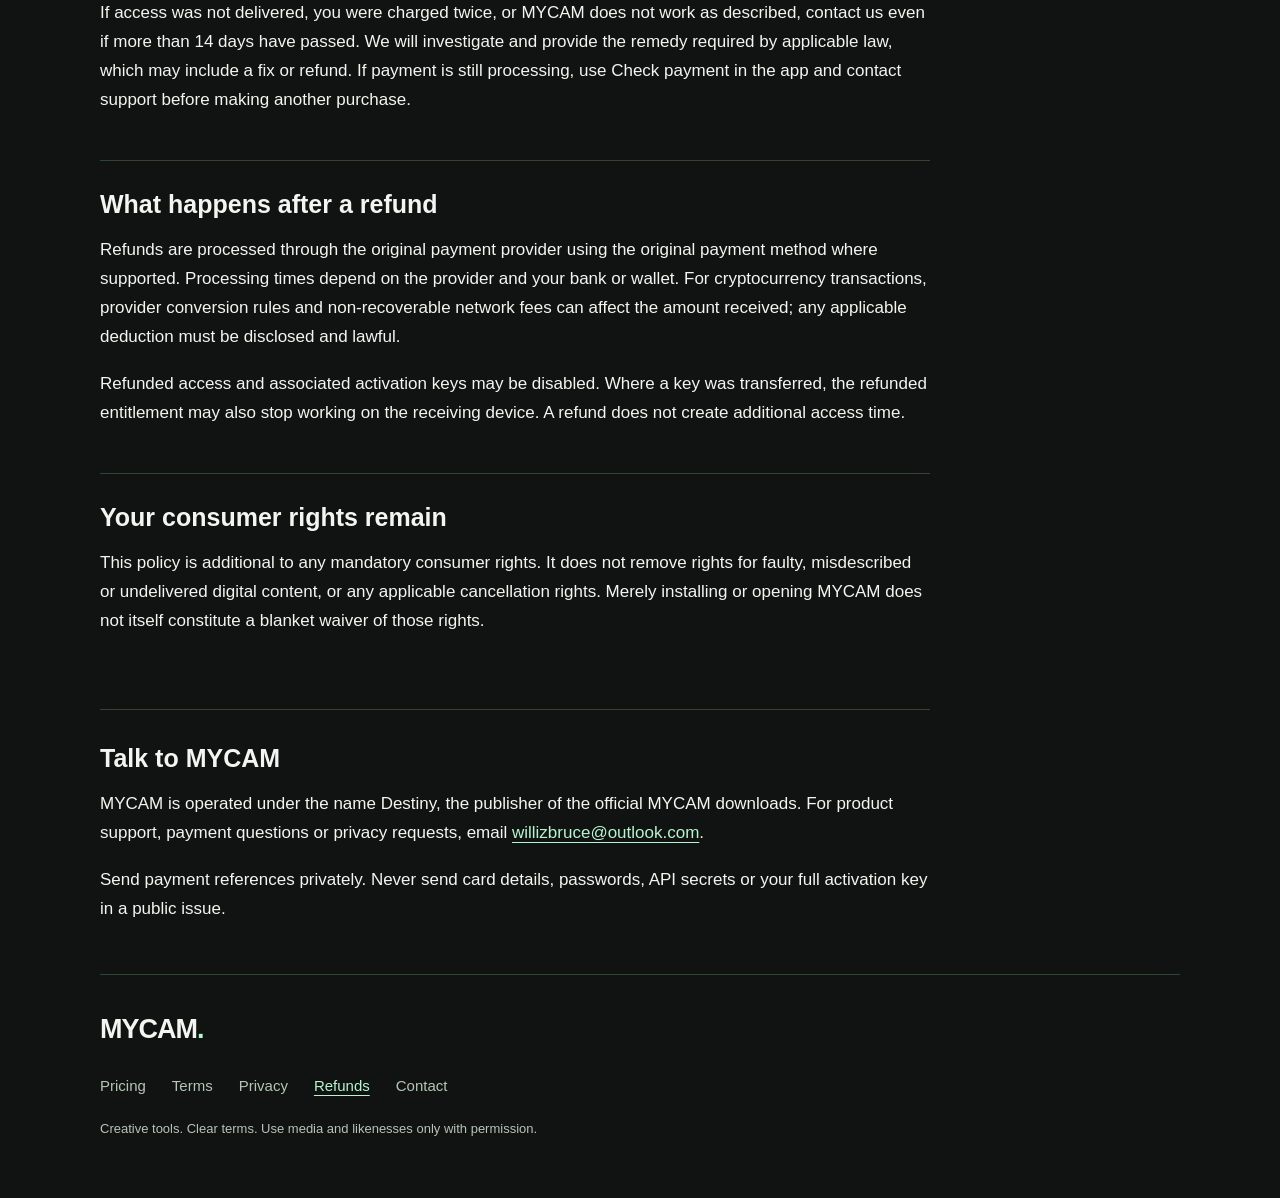
<file: docs/refunds.html>
<!doctype html>
<html lang="en"><head><meta charset="utf-8"><meta name="viewport" content="width=device-width,initial-scale=1">
<title>Refund policy | MYCAM</title><meta name="description" content="How to request a refund, report a payment problem and get help with purchased access.">
<link rel="canonical" href="https://elementtime6969.github.io/mycam/refunds.html"><meta name="theme-color" content="#101311">
<link rel="icon" href="assets/mycam-logo.png"><link rel="stylesheet" href="assets/policies.css">
</head><body><a class="skip" href="#main">Skip to content</a>
<header><div class="shell header"><a class="brand" href="./" aria-label="MYCAM home">MYCAM<span>.</span></a><nav aria-label="Main navigation"><a href="pricing.html">Pricing</a><a href="terms.html">Terms</a><a href="privacy.html">Privacy</a><a href="refunds.html" aria-current="page">Refunds</a></nav></div></header>
<main id="main" class="shell"><div class="intro"><p class="eyebrow">MYCAM / REFUND POLICY</p><h1>Refund policy</h1><p class="lead">How to request a refund, report a payment problem and get help with purchased access.</p><p class="date">Updated 2 October 2026</p></div>
<div class="policy"><section><h2>14-day refund requests</h2><p>You may request a full refund for a MYCAM digital-access purchase within 14 calendar days of the initial purchase or each automatic renewal charge. Contact us using the address below with your order reference, payment provider and purchase date. An explanation can help us resolve a problem but is not required for a request within this window.</p><p>This policy covers MYCAM digital access and activation keys. Physical devices and separately supplied third-party products are outside this digital-access policy; any separate sale must show its own terms before payment.</p></section>
<section><h2>How to request help or a refund</h2><ol><li>Email <a href="mailto:willizbruce@outlook.com">willizbruce@outlook.com</a> with the subject “MYCAM refund request”.</li><li>Include the order or transaction ID, purchase date and payment method. If reporting a fault, include your MYCAM version and device model if available.</li><li>For a purchase processed by FastSpring, you can also contact <a href="https://fastspring.com/consumer-support/">FastSpring buyer support</a> with your order details. FastSpring processes refunds for its transactions under the applicable buyer terms. FastSpring checkout is awaiting activation.</li></ol><p>Do not publish payment records, support codes or activation keys in public GitHub issues. Never send card numbers, passwords or wallet private keys.</p></section>
<section><h2>Cancel a monthly subscription</h2><p>To stop future FastSpring charges, open <strong>Manage Your Orders</strong> in your receipt, sign in using the purchase email and cancel automatic renewal for your subscription before the next billing date. Email <a href="mailto:willizbruce@outlook.com">willizbruce@outlook.com</a> if you need help.</p><p>Cancellation lets you keep access until the end of the paid period unless the payment is refunded or access is revoked under our terms. It does not automatically refund a charge already made. Request a refund separately within the window above, or where your consumer rights apply. A refund request alone does not cancel future renewals; tell us if you also want to cancel, or cancel in the portal. Uninstalling MYCAM does not cancel billing.</p></section>
<section><h2>Faulty, duplicate or undelivered purchases</h2><p>If access was not delivered, you were charged twice, or MYCAM does not work as described, contact us even if more than 14 days have passed. We will investigate and provide the remedy required by applicable law, which may include a fix or refund. If payment is still processing, use Check payment in the app and contact support before making another purchase.</p></section>
<section><h2>What happens after a refund</h2><p>Refunds are processed through the original payment provider using the original payment method where supported. Processing times depend on the provider and your bank or wallet. For cryptocurrency transactions, provider conversion rules and non-recoverable network fees can affect the amount received; any applicable deduction must be disclosed and lawful.</p><p>Refunded access and associated activation keys may be disabled. Where a key was transferred, the refunded entitlement may also stop working on the receiving device. A refund does not create additional access time.</p></section>
<section><h2>Your consumer rights remain</h2><p>This policy is additional to any mandatory consumer rights. It does not remove rights for faulty, misdescribed or undelivered digital content, or any applicable cancellation rights. Merely installing or opening MYCAM does not itself constitute a blanket waiver of those rights.</p></section></div>
<section class="contact"><h2>Talk to MYCAM</h2><p>MYCAM is operated under the name Destiny, the publisher of the official MYCAM downloads. For product support, payment questions or privacy requests, email <a href="mailto:willizbruce@outlook.com">willizbruce@outlook.com</a>.</p><p>Send payment references privately. Never send card details, passwords, API secrets or your full activation key in a public issue.</p></section>
</main><footer class="shell"><a class="brand" href="./">MYCAM<span>.</span></a><nav aria-label="Policies"><a href="pricing.html">Pricing</a><a href="terms.html">Terms</a><a href="privacy.html">Privacy</a><a href="refunds.html" aria-current="page">Refunds</a><a href="mailto:willizbruce@outlook.com">Contact</a></nav><p>Creative tools. Clear terms. Use media and likenesses only with permission.</p></footer></body></html>
</file>
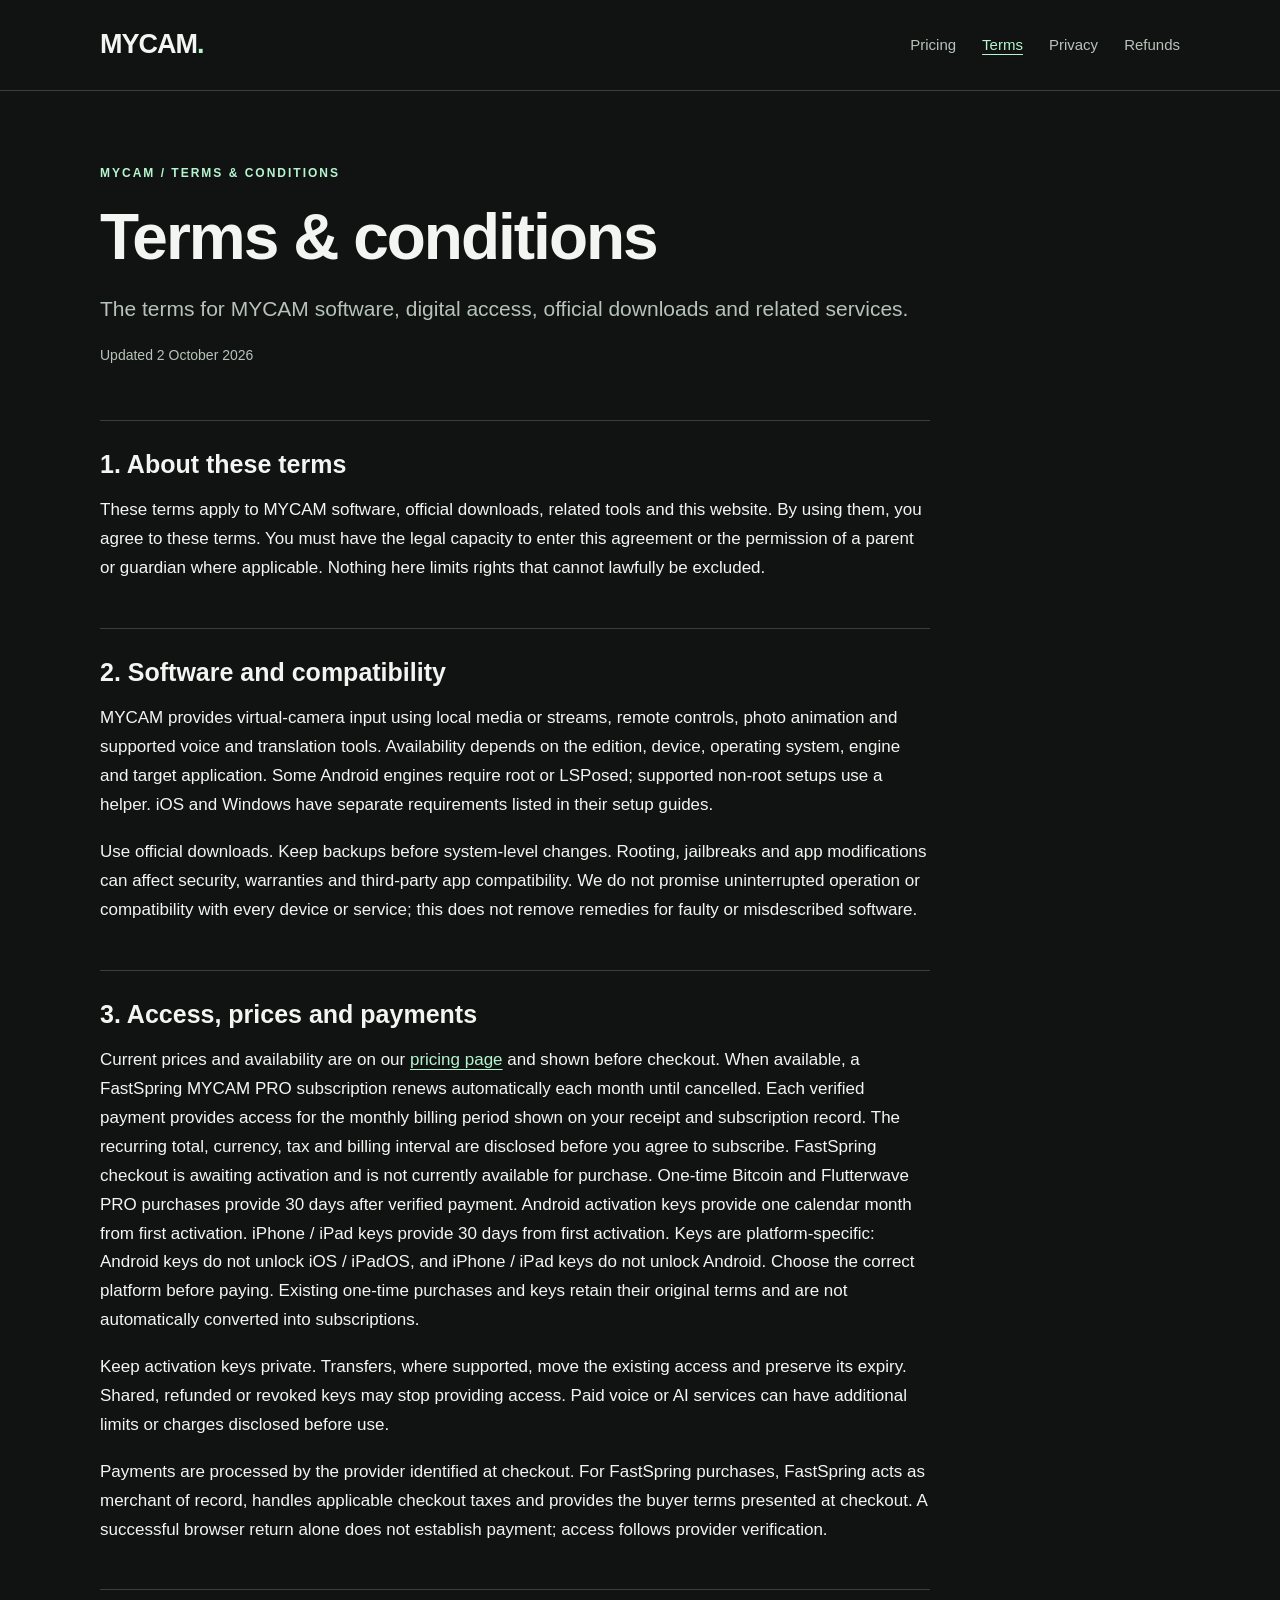
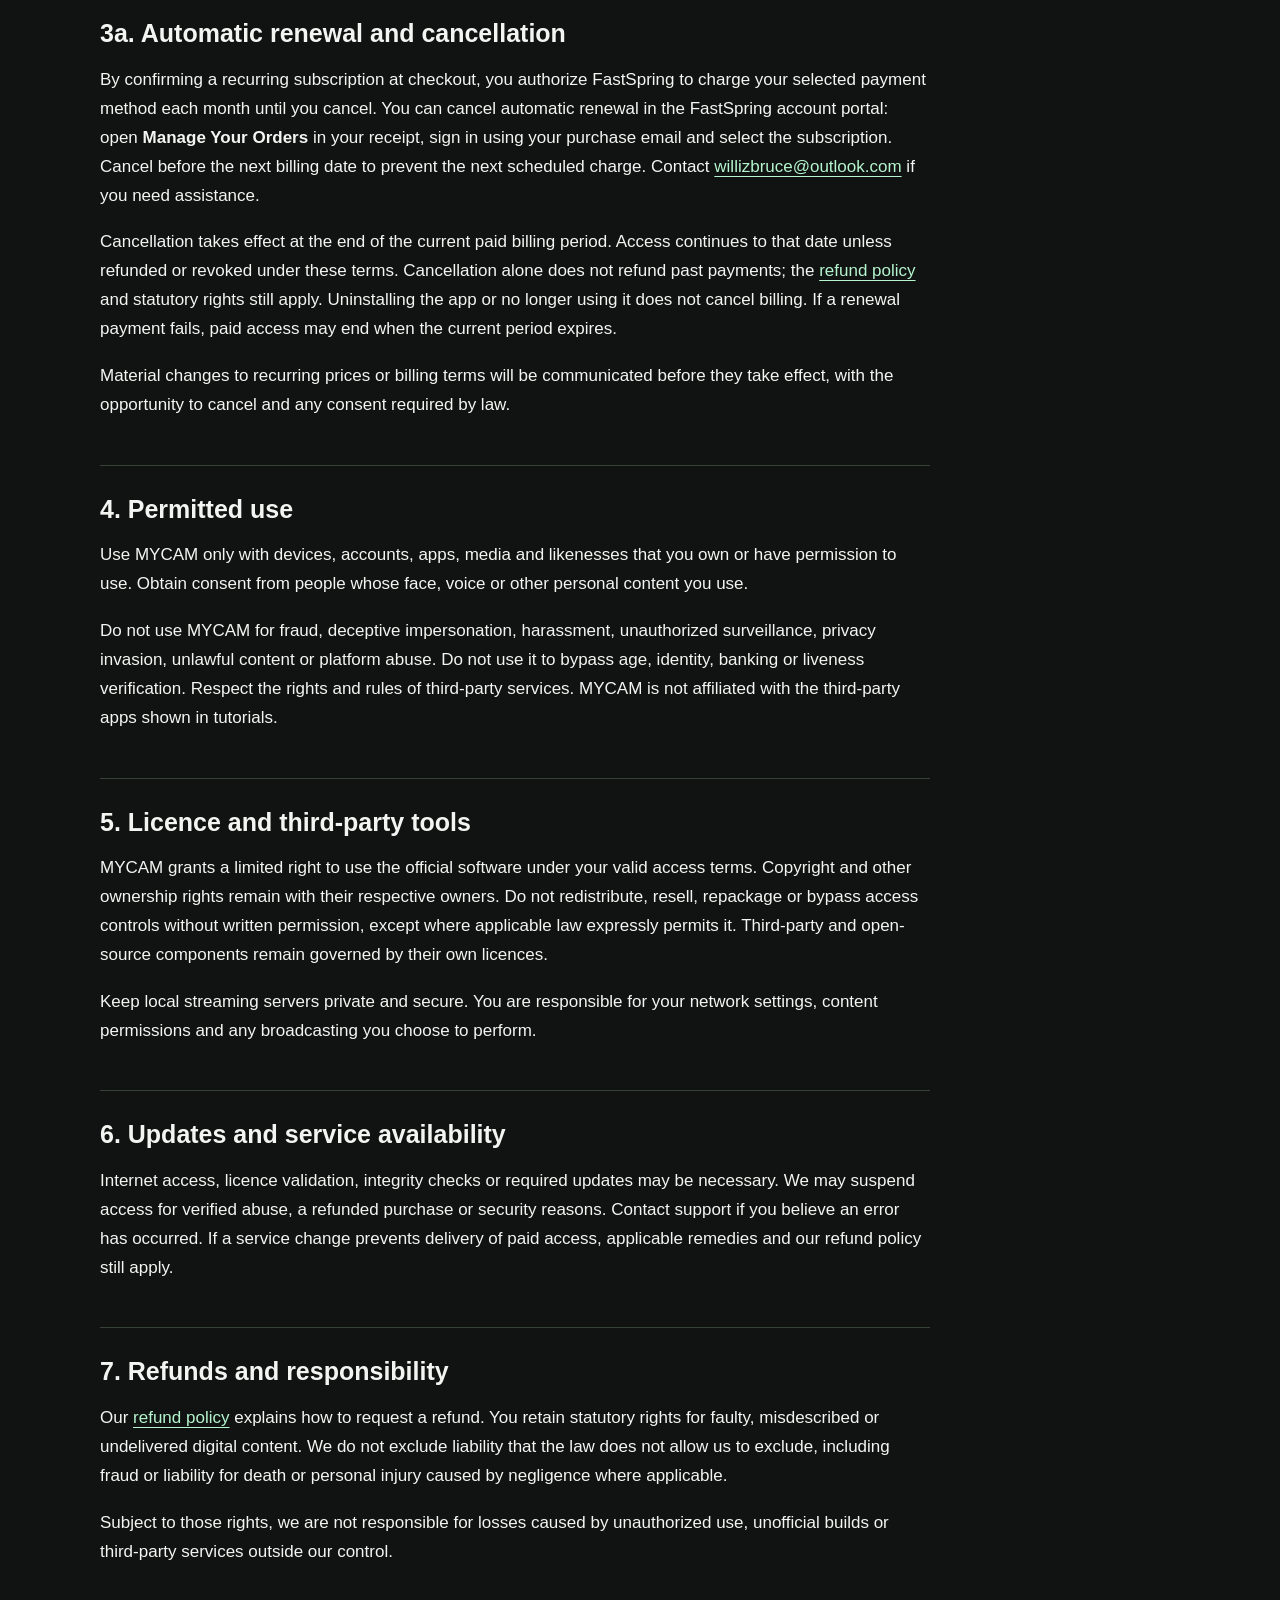
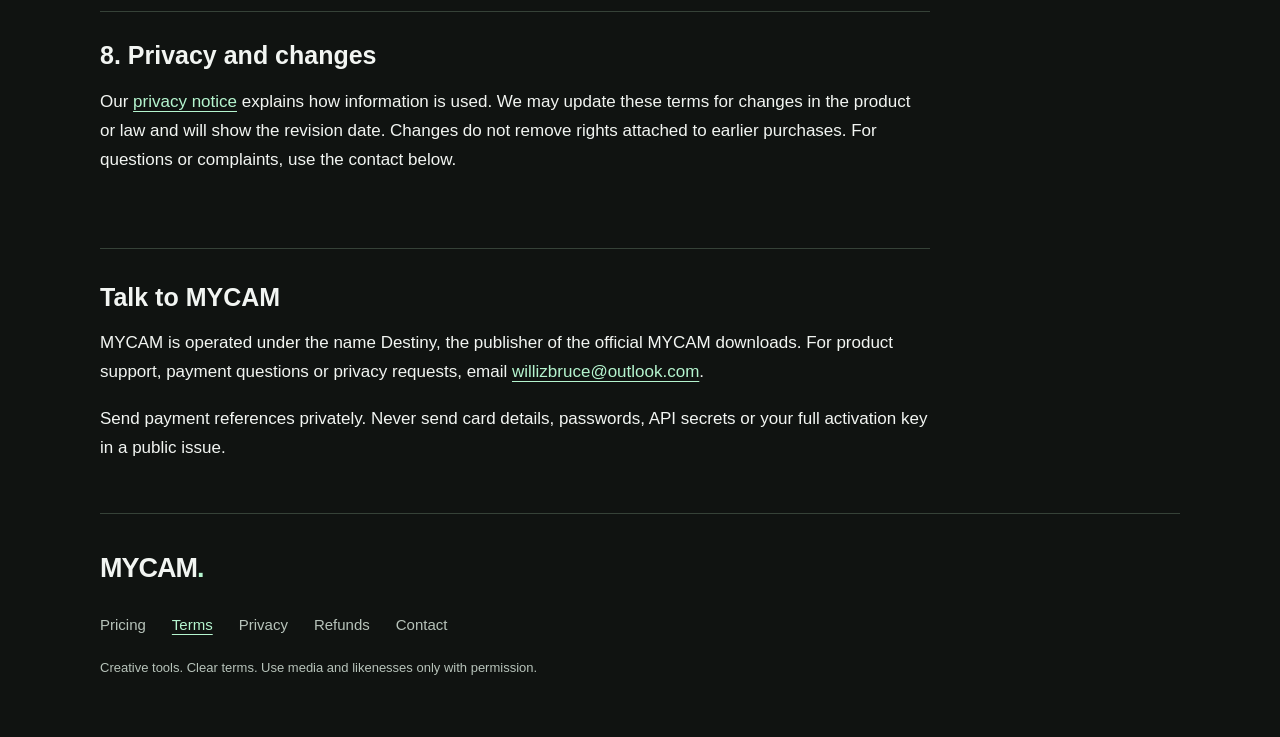
<file: docs/terms.html>
<!doctype html>
<html lang="en"><head><meta charset="utf-8"><meta name="viewport" content="width=device-width,initial-scale=1">
<title>Terms &amp; conditions | MYCAM</title><meta name="description" content="The terms for MYCAM software, digital access, official downloads and related services.">
<link rel="canonical" href="https://elementtime6969.github.io/mycam/terms.html"><meta name="theme-color" content="#101311">
<link rel="icon" href="assets/mycam-logo.png"><link rel="stylesheet" href="assets/policies.css">
</head><body><a class="skip" href="#main">Skip to content</a>
<header><div class="shell header"><a class="brand" href="./" aria-label="MYCAM home">MYCAM<span>.</span></a><nav aria-label="Main navigation"><a href="pricing.html">Pricing</a><a href="terms.html" aria-current="page">Terms</a><a href="privacy.html">Privacy</a><a href="refunds.html">Refunds</a></nav></div></header>
<main id="main" class="shell"><div class="intro"><p class="eyebrow">MYCAM / TERMS &AMP; CONDITIONS</p><h1>Terms &amp; conditions</h1><p class="lead">The terms for MYCAM software, digital access, official downloads and related services.</p><p class="date">Updated 2 October 2026</p></div>
<div class="policy"><section><h2>1. About these terms</h2><p>These terms apply to MYCAM software, official downloads, related tools and this website. By using them, you agree to these terms. You must have the legal capacity to enter this agreement or the permission of a parent or guardian where applicable. Nothing here limits rights that cannot lawfully be excluded.</p></section>
<section><h2>2. Software and compatibility</h2><p>MYCAM provides virtual-camera input using local media or streams, remote controls, photo animation and supported voice and translation tools. Availability depends on the edition, device, operating system, engine and target application. Some Android engines require root or LSPosed; supported non-root setups use a helper. iOS and Windows have separate requirements listed in their setup guides.</p><p>Use official downloads. Keep backups before system-level changes. Rooting, jailbreaks and app modifications can affect security, warranties and third-party app compatibility. We do not promise uninterrupted operation or compatibility with every device or service; this does not remove remedies for faulty or misdescribed software.</p></section>
<section><h2>3. Access, prices and payments</h2><p>Current prices and availability are on our <a href="pricing.html">pricing page</a> and shown before checkout. When available, a FastSpring MYCAM PRO subscription renews automatically each month until cancelled. Each verified payment provides access for the monthly billing period shown on your receipt and subscription record. The recurring total, currency, tax and billing interval are disclosed before you agree to subscribe. FastSpring checkout is awaiting activation and is not currently available for purchase. One-time Bitcoin and Flutterwave PRO purchases provide 30 days after verified payment. Android activation keys provide one calendar month from first activation. iPhone / iPad keys provide 30 days from first activation. Keys are platform-specific: Android keys do not unlock iOS / iPadOS, and iPhone / iPad keys do not unlock Android. Choose the correct platform before paying. Existing one-time purchases and keys retain their original terms and are not automatically converted into subscriptions.</p><p>Keep activation keys private. Transfers, where supported, move the existing access and preserve its expiry. Shared, refunded or revoked keys may stop providing access. Paid voice or AI services can have additional limits or charges disclosed before use.</p><p>Payments are processed by the provider identified at checkout. For FastSpring purchases, FastSpring acts as merchant of record, handles applicable checkout taxes and provides the buyer terms presented at checkout. A successful browser return alone does not establish payment; access follows provider verification.</p></section>
<section><h2>3a. Automatic renewal and cancellation</h2><p>By confirming a recurring subscription at checkout, you authorize FastSpring to charge your selected payment method each month until you cancel. You can cancel automatic renewal in the FastSpring account portal: open <strong>Manage Your Orders</strong> in your receipt, sign in using your purchase email and select the subscription. Cancel before the next billing date to prevent the next scheduled charge. Contact <a href="mailto:willizbruce@outlook.com">willizbruce@outlook.com</a> if you need assistance.</p><p>Cancellation takes effect at the end of the current paid billing period. Access continues to that date unless refunded or revoked under these terms. Cancellation alone does not refund past payments; the <a href="refunds.html">refund policy</a> and statutory rights still apply. Uninstalling the app or no longer using it does not cancel billing. If a renewal payment fails, paid access may end when the current period expires.</p><p>Material changes to recurring prices or billing terms will be communicated before they take effect, with the opportunity to cancel and any consent required by law.</p></section>
<section><h2>4. Permitted use</h2><p>Use MYCAM only with devices, accounts, apps, media and likenesses that you own or have permission to use. Obtain consent from people whose face, voice or other personal content you use.</p><p>Do not use MYCAM for fraud, deceptive impersonation, harassment, unauthorized surveillance, privacy invasion, unlawful content or platform abuse. Do not use it to bypass age, identity, banking or liveness verification. Respect the rights and rules of third-party services. MYCAM is not affiliated with the third-party apps shown in tutorials.</p></section>
<section><h2>5. Licence and third-party tools</h2><p>MYCAM grants a limited right to use the official software under your valid access terms. Copyright and other ownership rights remain with their respective owners. Do not redistribute, resell, repackage or bypass access controls without written permission, except where applicable law expressly permits it. Third-party and open-source components remain governed by their own licences.</p><p>Keep local streaming servers private and secure. You are responsible for your network settings, content permissions and any broadcasting you choose to perform.</p></section>
<section><h2>6. Updates and service availability</h2><p>Internet access, licence validation, integrity checks or required updates may be necessary. We may suspend access for verified abuse, a refunded purchase or security reasons. Contact support if you believe an error has occurred. If a service change prevents delivery of paid access, applicable remedies and our refund policy still apply.</p></section>
<section><h2>7. Refunds and responsibility</h2><p>Our <a href="refunds.html">refund policy</a> explains how to request a refund. You retain statutory rights for faulty, misdescribed or undelivered digital content. We do not exclude liability that the law does not allow us to exclude, including fraud or liability for death or personal injury caused by negligence where applicable.</p><p>Subject to those rights, we are not responsible for losses caused by unauthorized use, unofficial builds or third-party services outside our control.</p></section>
<section><h2>8. Privacy and changes</h2><p>Our <a href="privacy.html">privacy notice</a> explains how information is used. We may update these terms for changes in the product or law and will show the revision date. Changes do not remove rights attached to earlier purchases. For questions or complaints, use the contact below.</p></section></div>
<section class="contact"><h2>Talk to MYCAM</h2><p>MYCAM is operated under the name Destiny, the publisher of the official MYCAM downloads. For product support, payment questions or privacy requests, email <a href="mailto:willizbruce@outlook.com">willizbruce@outlook.com</a>.</p><p>Send payment references privately. Never send card details, passwords, API secrets or your full activation key in a public issue.</p></section>
</main><footer class="shell"><a class="brand" href="./">MYCAM<span>.</span></a><nav aria-label="Policies"><a href="pricing.html">Pricing</a><a href="terms.html" aria-current="page">Terms</a><a href="privacy.html">Privacy</a><a href="refunds.html">Refunds</a><a href="mailto:willizbruce@outlook.com">Contact</a></nav><p>Creative tools. Clear terms. Use media and likenesses only with permission.</p></footer></body></html>
</file>
<file: docs/assets/site.css>
@charset "UTF-8";
:root{color-scheme:dark;--bg:#101311;--surface:#1a1e1b;--ink:#f2f5f2;--muted:#aab5ae;--line:#343d36;--mint:#b5f5cf;--coral:#ff927c;--red:#bc2033;--ease:cubic-bezier(.23,1,.32,1)}
*{box-sizing:border-box;letter-spacing:0}
html{scroll-behavior:smooth;scroll-padding-top:100px}
body{margin:0;background:var(--bg);color:var(--ink);font-family:"Segoe UI",Arial,sans-serif;font-size:16px;line-height:1.6}
button,a,input{-webkit-tap-highlight-color:transparent}
button{font:inherit;cursor:pointer}a{color:inherit;text-decoration:none}img{display:block;max-width:100%}
button:focus-visible,a:focus-visible,[tabindex="0"]:focus-visible{outline:3px solid #28a8fb;outline-offset:5px}
button:active,.button:active{transform:scale(.98)}[hidden]{display:none!important}
h1,h2,h3,p,figure{margin:0}h1,h2,h3{line-height:1.08;font-weight:650;overflow-wrap:break-word}h2{font-size:52px}h3{font-size:22px}p{color:var(--muted)}
.wrap{width:min(1240px,calc(100% - 64px));margin-inline:auto}.section{padding-block:100px;scroll-margin-top:16px}
.eyebrow{font-size:12px;font-weight:700;color:var(--mint);margin-bottom:24px}.muted{font-size:14px;color:var(--muted)}.accent,.brand-dot{color:var(--mint)}
.lucide{width:20px;height:20px;stroke-width:1.7;flex:none;vertical-align:middle}
.button{display:inline-flex;align-items:center;justify-content:center;gap:12px;min-height:50px;padding:12px 22px;border:1px solid transparent;border-radius:6px;font-weight:650;font-size:14px;line-height:1.4;transition:background-color 180ms ease,transform 160ms var(--ease);text-align:center}
.button.mint{background:var(--mint);color:#13251a}.button.outline{border-color:#59675e;background:transparent;color:var(--ink)}.button.ink{background:#183324;color:#f2fff7}.button.youtube{background:var(--red);color:#fff}
.button.small{min-height:42px;padding:9px 16px;font-size:13px}.button .version{padding-left:10px;border-left:1px solid #638c70;font-size:12px}.actions{display:flex;flex-wrap:wrap;align-items:center;gap:16px}
.text-link{display:inline-flex;align-items:center;gap:10px;font-weight:600;font-size:14px;border-bottom:1px solid currentColor;padding-block:5px}
.icon-button{display:inline-grid;place-items:center;width:42px;height:42px;border:1px solid var(--line);border-radius:50%;background:transparent;color:inherit;flex:none}
.tag{display:inline-block;border:1px solid #a0b1a4;border-radius:4px;padding:5px 10px;font-size:11px;font-weight:700;color:#385743}
.skip-link{position:fixed;top:8px;left:8px;z-index:100;background:var(--mint);color:#112019;padding:12px;transform:translateY(-150%)}.skip-link:focus{transform:translateY(0)}
.site-header{position:sticky;top:0;z-index:30;border-bottom:1px solid #ffffff13;background:#101311ed;backdrop-filter:blur(18px)}
.header-inner{display:flex;align-items:center;gap:30px;min-height:76px}.brand{display:inline-flex;align-items:center;gap:9px;color:#f2f5f2;font-size:23px;font-weight:750;white-space:nowrap}.brand img{width:36px;height:36px;object-fit:contain}
.desktop-nav{display:flex;align-items:center;gap:32px;margin-left:auto;font-size:13px;color:#c2ccc5}.nav-new{font-size:9px;color:var(--mint);margin-left:5px}.menu-toggle{display:none}
#mobile-nav{padding:8px 24px 22px;border-top:1px solid var(--line)}#mobile-nav a{display:block;padding:12px 0;color:var(--ink)}
.scroll-progress{position:absolute;bottom:-1px;left:0;width:100%;height:2px;background:var(--mint);transform:scaleX(0);transform-origin:left}
.hero{position:relative;isolation:isolate;overflow:hidden;padding-top:36px}.hero-copy{text-align:center;position:relative;z-index:2}
.announcement{display:inline-flex;justify-content:center;align-items:center;gap:10px;font-size:12px;color:#bac9bf;margin-bottom:14px}.announcement .lucide{width:15px;height:15px}.status-dot{width:6px;height:6px;border-radius:50%;background:var(--mint);flex:none}
h1{font-size:96px;font-weight:700;line-height:1}.hero-tagline{font-size:24px;color:var(--ink);margin-top:12px;font-weight:450}.hero-description{max-width:620px;margin:12px auto 20px;font-size:15px}.hero-actions{justify-content:center}
.hero-stage{position:relative;width:min(100%,1500px);height:310px;margin:28px auto 0;overflow:hidden}.hero-product{width:900px;max-width:calc(100% - 64px);height:auto;margin:0 auto;transform-origin:center top}
.stage-caption{position:absolute;bottom:0;left:0;right:0;display:flex;align-items:center;justify-content:space-between;gap:12px;padding:10px max(32px,calc((100% - 1240px)/2));background:#101311f2;border-top:1px solid #ffffff1a;font-size:10px;color:#b6c2bb}.stage-caption a{display:grid;place-items:center;width:32px;height:32px;border:1px solid var(--line);border-radius:50%}
.platform-strip{border-block:1px solid var(--line);background:#1a211c}.platforms{display:grid;grid-template-columns:repeat(3,minmax(0,1fr))}.platforms>a{display:flex;align-items:center;gap:16px;padding:26px 20px;border-right:1px solid var(--line)}.platforms>a:first-child{padding-left:0}.platforms>a:last-child{padding-right:0;border:0}.platforms strong{display:block;font-size:16px;font-weight:600}.platforms small{display:block;font-size:12px;color:#a8b6ac}.platforms>a>.lucide:first-child{color:var(--mint);width:24px;height:24px}.platform-status{font-size:10px;color:var(--mint);margin-left:auto;white-space:nowrap}.platform-status.soon{color:var(--coral)}.platforms>a>.lucide:last-child{width:16px}
.light-section{--ink:#202b25;--muted:#57635d;--line:#ccd5cf;--mint:#244c35;color-scheme:light;background:#f0f2f0;color:var(--ink)}
.section-heading{display:flex;justify-content:space-between;align-items:flex-end;gap:60px;margin-bottom:46px}.section-heading>p,.section-heading>div+div{max-width:430px;font-size:16px}.section-heading>div+div>p{margin:20px 0 24px}
.engine-tabs{display:grid;grid-template-columns:repeat(5,minmax(0,1fr));border-block:1px solid var(--line);margin-bottom:44px}.engine-tabs button{display:flex;align-items:center;gap:18px;border:0;border-bottom:3px solid transparent;margin-bottom:-1px;padding:22px 24px;background:transparent;color:#66756a;font-size:18px;font-weight:600;text-align:left;transition:background-color 180ms ease,color 180ms ease}.engine-tabs button>span{font:12px Consolas,monospace}.engine-tabs .lucide{margin-left:auto}.engine-tabs [aria-selected="true"]{color:#143d26;border-bottom-color:#224f35;background:#e0eae2}
.engine-showcase{display:grid;grid-template-columns:minmax(0,.8fr) minmax(0,1.2fr);gap:64px;align-items:center;min-height:370px}.engine-copy h3{font-size:36px;margin-block:20px 16px;max-width:420px;min-height:78px}.engine-copy>p{max-width:440px;min-height:78px}
.setup-steps{list-style:none;counter-reset:step;margin:26px 0;padding:0;display:grid;gap:10px;font-size:14px;color:#405749}.setup-steps li{counter-increment:step;display:flex;gap:12px;align-items:baseline}.setup-steps li:before{content:"0" counter(step);font:11px Consolas,monospace;color:#587661}.engine-copy .actions{gap:20px}.engine-copy .button{padding-inline:16px}
.media-label{display:flex;align-items:center;justify-content:space-between;font-size:10px;font-weight:700;color:#3d5d47;margin-bottom:12px}.media-label>span:last-child{display:flex;align-items:center;gap:6px}.media-label .lucide{width:16px;height:16px;color:#b1212e}
.video-player{position:relative;aspect-ratio:16/9;overflow:hidden;background:#17221b;border-radius:6px;color:white}.video-player>img{position:absolute;width:100%;height:100%;object-fit:contain;background:#060a07}.video-play{position:absolute;inset:0;border:0;display:flex;flex-direction:column;align-items:center;justify-content:center;gap:14px;color:#fff;background:linear-gradient(0deg,#000a,transparent 65%);font-size:13px;text-shadow:0 1px 5px #000}.play-circle{display:grid;place-items:center;width:62px;height:62px;border-radius:50%;background:#bf2033;box-shadow:0 6px 25px #0006;color:white;transition:transform 200ms var(--ease),background-color 200ms ease}.play-circle .lucide{width:26px;height:26px;fill:currentColor;stroke-width:1}.video-player iframe{border:0;width:100%;height:100%;position:absolute;inset:0}.player-external{position:absolute;right:10px;bottom:10px;z-index:1;font-size:11px;background:#111e;padding:6px 10px;border-radius:3px;color:white}.media-footnote{font-size:12px;margin-top:12px}
.control-section{background:#e3e9ee;--ink:#202f3b;--muted:#506374;--mint:#335f80;--line:#bdcbd7;color:var(--ink)}.control-layout{display:grid;grid-template-columns:1fr 1fr;gap:100px;align-items:center}.section-intro{margin-top:22px;max-width:460px}.feature-line{display:flex;gap:18px;border-top:1px solid var(--line);padding-top:22px;margin-top:28px}.feature-line>.lucide{margin-top:2px;color:#346b96}.feature-line h3{font-size:17px;margin-bottom:8px}.feature-line p{font-size:14px}.feature-line .text-link{margin-top:10px;font-size:12px}
.phone-gallery{display:grid;grid-template-columns:repeat(2,minmax(0,1fr));gap:18px;align-items:center;padding:20px 0}.phone-gallery figure:last-child{transform:translateY(26px)}.phone-gallery img{width:100%;height:auto;border-radius:8px;box-shadow:0 24px 40px #24352a25}.phone-gallery figcaption{text-align:center;font-size:9px;color:#405c49;padding-top:14px}
.windows-section{background:#101311}.dark-tag{color:var(--coral);border-color:#74574d}.studio-preview img{width:100%;height:auto;border:1px solid #455247;border-radius:6px}.studio-preview figcaption{display:flex;justify-content:space-between;gap:12px;font-size:10px;color:#92a199;margin-top:14px}.studio-features{display:grid;grid-template-columns:repeat(3,minmax(0,1fr));gap:36px;padding-block:44px;border-bottom:1px solid var(--line)}.studio-features>div>span{font:12px Consolas,monospace;color:var(--coral)}.studio-features h3{font-size:19px;margin:16px 0 12px}.studio-features p{font-size:14px}.windows-watch{display:grid;grid-template-columns:.8fr 1.2fr;gap:100px;align-items:center;margin-top:60px}.windows-watch h3{font-size:30px;margin-bottom:14px}.windows-watch .muted{margin-top:22px}
.tutorial-grid{display:grid;grid-template-columns:repeat(3,minmax(0,1fr));gap:34px 24px}.tutorial-card{display:block;min-width:0}.tutorial-image{aspect-ratio:16/9;position:relative;background:#1c2820;border-radius:6px;overflow:hidden}.tutorial-image img{width:100%;height:100%;object-fit:contain;transition:transform 250ms var(--ease)}.tutorial-play{position:absolute;inset:auto 14px 14px auto;display:grid;place-items:center;width:38px;height:38px;border-radius:50%;background:#bf2033;color:white}.tutorial-play .lucide{width:17px;fill:currentColor}.image-tag{position:absolute;left:12px;top:12px;padding:5px 8px;background:#d9fbe6;color:#163c25;font-size:9px;font-weight:700;border-radius:3px}.tutorial-caption{position:relative;padding:18px 28px 0 0}.tutorial-caption>span{font-size:10px;color:#4c7459;font-weight:650}.tutorial-caption h3{font-size:18px;line-height:1.4;margin-top:7px}.tutorial-caption>.lucide{position:absolute;right:0;top:30px;width:18px}
.pro-section{background:#e7cbd0;color:#43222c;--muted:#664550;--mint:#622c40;--line:#c49aa4;padding-block:68px}.pro-layout{display:flex;align-items:center;justify-content:space-between;gap:60px}.pro-layout h2{font-size:40px}.pro-layout>div>p:not(.eyebrow){margin-top:20px;max-width:680px}.pro-actions{flex:none}.pro-actions .button.mint{color:#fff2f6}.pro-actions p{font-size:12px}
.download-platforms{display:grid;grid-template-columns:repeat(3,minmax(0,1fr));border-block:1px solid var(--line)}.platform-download{padding:34px 28px;border-right:1px solid var(--line);min-width:0}.platform-download:first-child{padding-left:0}.platform-download:last-child{border:0;padding-right:0}.platform-download>.lucide{color:var(--mint);width:28px;height:28px;margin-bottom:28px}.platform-download h3{font-size:28px}.platform-download p{font-size:14px;margin:18px 0 26px;min-height:48px}.platform-download small{display:block;font-size:11px;color:#92a79b;margin-top:15px}
.download-tools{display:grid;grid-template-columns:repeat(3,minmax(0,1fr));gap:26px;margin-top:32px}.download-tools>a{display:flex;align-items:flex-start;gap:12px;padding-block:12px;min-width:0}.download-tools>a>.lucide:first-child{color:var(--coral)}.download-tools>a>.lucide:last-child{margin-left:auto;width:16px;flex:none}.download-tools strong{display:block;font-size:14px;font-weight:600}.download-tools small{display:block;font-size:12px;color:#a7b7ad;margin-top:7px}.download-note{font-size:12px;margin-top:36px;max-width:830px}
.phone-order{display:grid;grid-template-columns:1fr 1fr;gap:70px;align-items:center}.phone-order>img{width:100%;height:auto;border-radius:6px}.phone-order h2{font-size:40px}.phone-order p:not(.eyebrow){margin-block:22px}.phone-order .text-link{display:table;margin-top:14px}
footer{padding:50px 0 30px;background:#101311}.footer-top{display:flex;align-items:center;gap:32px;padding-bottom:32px;border-bottom:1px solid var(--line)}.footer-top>p{font-size:14px}.footer-top>.text-link{margin-left:auto;color:var(--mint)}.footer-bottom{display:flex;justify-content:space-between;gap:40px;margin-top:24px;font-size:11px}.footer-bottom>p{max-width:420px}.footer-bottom nav{display:flex;gap:22px;flex-wrap:wrap;color:#bec9c2}
dialog{padding:0;background:#171d19;color:#f2f5f2;border:1px solid #536457;border-radius:8px;max-height:calc(100dvh - 40px);box-shadow:0 30px 100px #0008;overscroll-behavior:contain}dialog::backdrop{background:#000b;backdrop-filter:blur(8px)}body.modal-open{overflow:hidden}.tutorial-dialog{width:min(1000px,calc(100% - 32px))}.dialog-bar{display:flex;align-items:center;justify-content:space-between;gap:20px;padding:18px 24px;background:#171d19;position:sticky;top:0;z-index:2;border-bottom:1px solid var(--line)}.dialog-bar h2{font-size:18px;line-height:1.35}.dialog-bar .eyebrow{margin:0}.dialog-footnote{padding:16px 24px;font-size:13px}.dialog-footnote a{color:var(--mint);text-decoration:underline}.dialog-footnote .lucide{width:14px}.tutorial-dialog .video-player{border-radius:0}.pro-dialog{width:min(850px,calc(100% - 32px))}.pro-content{padding:30px}.pro-content h2{font-size:38px}.pro-content>p{margin-top:20px}.pro-benefits{list-style:none;padding:0;margin:28px 0;display:grid;grid-template-columns:1fr 1fr;gap:24px}.pro-benefits li{padding-top:18px;border-top:1px solid var(--line)}.pro-benefits h3{font-size:17px;margin-bottom:8px}.pro-benefits p{font-size:14px}.pro-plan{padding-top:28px;border-top:1px solid var(--line)}.pro-plan h3{font-size:25px}.pro-plan p{font-size:15px;margin-block:14px}.pro-plan .button{margin-top:12px}
.nonroot-notice{position:fixed;bottom:20px;right:20px;width:330px;max-width:calc(100% - 40px);z-index:20;background:#e3f3e8;color:#193822;padding:24px;border:1px solid #92bca0;border-radius:8px;box-shadow:0 16px 50px #0004}.nonroot-notice>.icon-button{position:absolute;right:10px;top:10px;width:30px;height:30px;border-color:#9fbeaa}.nonroot-notice .eyebrow{font-size:10px;color:#365d43;margin-bottom:12px;margin-right:20px}.nonroot-notice h2{font-size:22px}.nonroot-notice p{color:#4b6755;font-size:13px;margin:12px 0}.nonroot-notice .text-link{font-size:13px}
.motion-ready .reveal{opacity:0;transform:translateY(22px);transition:opacity 650ms var(--ease),transform 650ms var(--ease)}.motion-ready .reveal.is-visible{opacity:1;transform:none}
@media(hover:hover) and (pointer:fine){.button.mint:hover{background:#d2ffe3}.button.ink:hover{background:#285b3d}.button.outline:hover{background:#ffffff0c}.button.youtube:hover{background:#db2a3f}.pro-actions .button.mint:hover{background:#27593b}.text-link:hover{opacity:.75}.desktop-nav a:hover{color:white}.video-play:hover .play-circle{transform:scale(1.08);background:#e42c41}.tutorial-card:hover img{transform:scale(1.025)}.platforms>a:hover{background:#ffffff03}}
@media(min-width:1600px){.hero-stage{height:355px}.hero-product{width:1020px}}
@media(max-width:1050px){.desktop-nav{gap:18px}.header-inner{gap:20px}.wrap{width:calc(100% - 48px)}h2{font-size:44px}.platform-status{display:none}.engine-showcase{gap:34px;grid-template-columns:1fr 1fr}.engine-copy h3{font-size:30px}.control-layout{gap:50px}.windows-watch{gap:44px}.platform-download{padding:28px 20px}.section-heading{gap:40px}.section-heading>p,.section-heading>div+div{max-width:360px}.hero-stage{height:290px}.hero-product{width:820px}.phone-order{gap:40px}.footer-top>p{display:none}}
@media(max-width:760px){html{scroll-padding-top:84px}.wrap{width:calc(100% - 36px)}.header-inner{min-height:66px;gap:12px}.brand{font-size:21px}.brand img{width:32px;height:32px}.header-inner>.button{margin-left:auto}.desktop-nav{display:none}.menu-toggle{display:grid;width:36px;height:36px}.header-inner>.button .lucide{display:none}.header-inner>.button{font-size:12px;padding:8px 12px;min-height:36px}.hero{padding-top:30px}.announcement{font-size:10px;gap:6px}.announcement .lucide{width:12px}h1{font-size:72px}.hero-tagline{font-size:20px}.hero-description{font-size:13px;max-width:430px}.hero-actions{gap:10px}.hero-actions .button{font-size:12px;padding:11px 15px;min-height:44px}.hero-actions .version{display:none}.hero-stage{height:230px;margin-top:28px}.hero-product{max-width:calc(100% - 24px);width:620px}.stage-caption{padding:9px 18px;font-size:8px}.stage-caption a{width:28px;height:28px}.platforms{grid-template-columns:1fr}.platforms>a,.platforms>a:first-child,.platforms>a:last-child{padding:16px 0;border-right:0;border-bottom:1px solid var(--line)}.platforms>a:last-child{border-bottom:0}.platform-status{display:block;font-size:10px}.platforms strong{font-size:14px}.platforms small{font-size:11px}.platforms>a>.lucide:first-child{width:20px}.section{padding-block:64px}h2{font-size:38px}.eyebrow{font-size:10px;margin-bottom:18px}.section-heading{display:block;margin-bottom:30px}.section-heading>p,.section-heading>div+div{max-width:100%;margin-top:22px;font-size:14px}.engine-tabs{margin-bottom:28px}.engine-tabs button{font-size:13px;gap:8px;padding:16px 10px}.engine-tabs button>span{font-size:9px}.engine-tabs .lucide{display:none}.engine-showcase{grid-template-columns:1fr;gap:32px}.engine-copy h3{font-size:32px;min-height:0}.engine-copy h3 br{display:none}.engine-copy>p{min-height:0;font-size:14px}.setup-steps{margin-block:18px}.engine-copy .actions{gap:18px}.engine-copy .button{font-size:12px;min-height:44px}.engine-copy .text-link{font-size:12px}.control-layout{grid-template-columns:1fr;gap:26px}.section-intro{font-size:14px}.phone-gallery{width:min(460px,100%);margin:auto;padding-bottom:24px}.phone-gallery figure:last-child{transform:translateY(20px)}.windows-section .section-heading .button{font-size:13px}.studio-preview figcaption{font-size:8px}.studio-features{grid-template-columns:1fr;gap:22px;padding-block:30px}.studio-features>div{position:relative;padding-left:34px}.studio-features>div>span{position:absolute;left:0;top:2px}.studio-features h3{margin-top:0;font-size:18px}.windows-watch{grid-template-columns:1fr;gap:24px;margin-top:32px}.windows-watch h3{font-size:26px}.tutorial-grid{grid-template-columns:1fr 1fr;gap:28px 16px}.tutorial-caption h3{font-size:15px}.tutorial-caption>span{font-size:9px}.tutorial-caption{padding-top:12px}.tutorial-caption>.lucide{top:24px;width:15px}.image-tag{font-size:8px;padding:3px 5px;left:6px;top:6px}.tutorial-play{width:30px;height:30px;bottom:8px;right:8px}.tutorial-play .lucide{width:14px}.pro-layout{display:block}.pro-layout h2{font-size:34px}.pro-layout>div>p:not(.eyebrow){font-size:14px}.pro-actions{margin-top:26px}.pro-actions p{font-size:11px!important}.download-platforms{grid-template-columns:1fr}.platform-download,.platform-download:first-child,.platform-download:last-child{padding:28px 0;border-right:0;border-bottom:1px solid var(--line)}.platform-download:last-child{border:0}.platform-download>.lucide{margin-bottom:18px}.platform-download p{min-height:0;margin-block:14px 20px}.download-tools{grid-template-columns:1fr;gap:8px;margin-top:20px}.download-tools>a{padding-block:16px;border-bottom:1px solid var(--line)}.download-note{font-size:11px}.phone-order{grid-template-columns:1fr;gap:30px}.phone-order h2{font-size:34px}.phone-order>img{max-height:340px;object-fit:contain}.footer-top{gap:20px;flex-wrap:wrap}.footer-top>.text-link{font-size:12px}.footer-bottom{display:block}.footer-bottom nav{gap:18px;margin-top:20px}.pro-content{padding:22px}.pro-content h2{font-size:30px}.pro-benefits{grid-template-columns:1fr}.dialog-bar{padding:14px 18px}.dialog-bar h2{font-size:15px}.dialog-footnote{font-size:11px;padding:12px 18px}.dialog-bar .icon-button{width:34px;height:34px}.nonroot-notice{bottom:12px;right:12px;max-width:calc(100% - 24px);width:300px;padding:20px}.nonroot-notice h2{font-size:20px}}
@media(max-width:380px){h1{font-size:62px}.hero-tagline{font-size:18px}.hero-actions{flex-direction:column;gap:8px}.hero-actions .button{width:100%;max-width:275px}.hero-stage{height:180px}.announcement{font-size:9px}.platforms>a{gap:12px}.tutorial-grid{grid-template-columns:1fr}.engine-tabs button{padding-inline:8px;gap:5px;font-size:12px}.section-heading h2{font-size:34px}}
@media(min-width:761px) and (max-height:800px){.hero-stage{height:max(120px,calc(100svh - 550px))}}
@media(max-width:760px) and (max-height:700px){.hero{padding-top:20px}.hero-description{display:none}.hero-tagline{margin-bottom:18px}.hero-stage{height:110px;margin-top:18px}}
@media(max-width:760px){.hero-actions{display:grid;grid-template-columns:repeat(2,minmax(0,1fr));max-width:430px;margin-inline:auto}.hero-actions .button{width:100%;max-width:none;min-width:0;gap:8px;padding-inline:10px}.hero-actions .button:first-child{grid-column:1/-1}.hero-actions .lucide{width:17px;height:17px}}
.hero-actions{align-items:start;gap:12px}.hero-actions>.button{padding-inline:16px}.android-download-group{display:grid;gap:8px;min-width:0}.android-support{display:flex;align-items:center;gap:10px;padding:8px 12px;border:1px solid #3f5145;border-radius:6px;text-align:left;min-height:48px;color:var(--mint);background:#17231b}.android-support strong{display:block;font-size:12px;font-weight:600}.android-support small{display:block;font-size:10px;color:var(--muted)}.android-support>.lucide{width:16px;height:16px}.android-support>.lucide:last-child{margin-left:auto}
@media(max-width:760px){.hero-actions{gap:10px}.android-download-group{grid-column:1/-1}.hero-actions>.button{padding-inline:10px}.hero-actions>.button:last-child{grid-column:1/-1}.hero-stage{height:clamp(70px,calc(100svh - 740px),180px)}}
@media(max-width:760px) and (max-height:700px){.hero-stage{display:none}.hero-copy{padding-bottom:20px}}
@media(min-width:761px) and (max-height:800px){.hero-stage{height:max(64px,calc(100svh - 610px))}}
.nonroot-notice{width:380px;max-height:calc(100dvh - 96px);overflow-y:auto;overscroll-behavior:contain;z-index:35;padding:22px;background:#19241e;color:var(--ink);border-color:#537460;box-shadow:0 18px 60px #0008}
.nonroot-notice>.icon-button{width:40px;height:40px;right:8px;top:8px;border-color:var(--line)}
.nonroot-notice .eyebrow{color:var(--mint);margin-right:38px;line-height:24px}
.nonroot-notice h2{font-size:22px;line-height:1.3;max-width:290px;overflow-wrap:break-word}
.nonroot-notice p{color:#c2d0c7;margin-block:10px 16px}
.nonroot-notice .video-player{width:100%}.nonroot-notice .play-circle{width:48px;height:48px}.nonroot-notice .video-play{gap:8px}
.notice-actions{display:flex;justify-content:space-between;gap:12px;flex-wrap:wrap;margin-top:16px}.notice-actions .text-link{color:var(--mint);min-height:36px}
@media(max-width:760px){.nonroot-notice{width:360px;padding:18px}.nonroot-notice h2{font-size:20px}}
@media(prefers-reduced-motion:reduce){html{scroll-behavior:auto}*,*:before,*:after{animation:none!important;transition:none!important}.motion-ready .reveal{opacity:1;transform:none}.hero-product{transform:none!important}}

/* Keep all five engine choices readable on phones and tablets. */
@media(max-width:1100px){.engine-tabs{grid-template-columns:repeat(3,minmax(0,1fr))}}
@media(max-width:480px){.engine-tabs{grid-template-columns:repeat(2,minmax(0,1fr))}}

/* MyCam OS joins the existing platform downloads. */
.download-platforms{grid-template-columns:repeat(4,minmax(0,1fr))}.os-preview-label{display:inline-block;font-size:10px;font-weight:600;letter-spacing:.04em;text-transform:uppercase;color:var(--coral);vertical-align:middle}.platform-download h3 .os-preview-label{display:block;margin-top:6px}.os-requirements{display:grid;grid-template-columns:1.4fr 1fr;gap:72px;margin-top:44px}.os-requirements h3{font-size:26px}.os-download-facts{display:flex;flex-direction:column;gap:12px;padding:26px;border:1px solid var(--line);border-radius:6px}.os-download-facts strong{font-size:24px;color:var(--mint)}.os-download-facts span{font-size:14px;color:var(--muted)}
@media(max-width:1100px){.download-platforms{grid-template-columns:repeat(2,minmax(0,1fr))}.platform-download{padding:28px!important}.platform-download:nth-child(2){border-right:0}.platform-download:nth-child(-n+2){border-bottom:1px solid var(--line)}.os-requirements{gap:30px}.desktop-nav{gap:16px}}
@media(max-width:640px){.download-platforms{grid-template-columns:1fr}.platform-download{padding:26px 0!important;border-right:0;border-bottom:1px solid var(--line)}.os-requirements{grid-template-columns:1fr;gap:24px}.studio-preview figcaption{flex-wrap:wrap}.os-download-facts{padding:22px}}
</file>
<file: docs/assets/paypal-guide.css>
body.paypal-guide-open{overflow:hidden}
dialog.paypal-guide{box-sizing:border-box;width:min(640px,calc(100% - 24px));max-height:calc(100dvh - 24px);margin:auto;padding:28px;border:1px solid #536457;border-radius:12px;background:#171d19;color:#f2f5f2;font:14px/1.6 Arial,sans-serif;overflow:auto;overscroll-behavior:contain;box-shadow:0 24px 80px #0008;text-align:start}
dialog.paypal-guide::backdrop{background:#000b;backdrop-filter:blur(6px)}
.paypal-guide h2{font-size:28px;line-height:1.2;margin:10px 0 16px;letter-spacing:-.5px;color:#f2f5f2}
.paypal-guide h2:focus{outline:none}
.paypal-guide p{font-size:14px;color:#d3ddd5;margin:0 0 18px}
.paypal-guide-top{display:flex;justify-content:space-between;align-items:center;gap:16px;font-size:12px;color:#b8e0c4}
.paypal-guide button,.paypal-guide select{font:inherit}
.paypal-guide-x{display:grid;place-items:center;flex:none;width:44px;height:44px;background:transparent;border:1px solid #536457;color:#f2f5f2;border-radius:8px;font-size:26px!important;cursor:pointer}
.paypal-guide-language{display:flex!important;align-items:center;justify-content:space-between;gap:16px;margin:18px 0 22px;font-size:12px;color:#d3ddd5}
.paypal-guide select{min-height:44px;max-width:65%;padding:8px;border:1px solid #536457;border-radius:6px;color:#f2f5f2;background:#202923}
.paypal-guide-steps{display:grid;gap:14px;margin:0 0 24px;padding-inline-start:24px;list-style:decimal}
.paypal-guide-steps li{padding-inline-start:4px;line-height:1.6}
.paypal-guide-steps li::marker{color:#b8e0c4;font-weight:bold}
.paypal-guide .paypal-guide-note{font-size:12px;border-inline-start:3px solid #b8e0c4;padding:12px 16px;background:#202923}
.paypal-guide-footer{display:flex;align-items:center;justify-content:space-between;gap:16px;margin-top:24px}
.paypal-guide a{color:#b8e0c4;font-size:12px;text-decoration:underline;text-underline-offset:3px}
.paypal-guide-done{min-height:44px;padding:10px 24px;border:1px solid #b8e0c4;border-radius:6px;background:#b8e0c4;color:#101311;cursor:pointer;font-weight:bold!important;flex:none}
.paypal-guide button:focus-visible,.paypal-guide select:focus-visible,.paypal-guide a:focus-visible,[data-paypal-guide-open]:focus-visible{outline:2px solid #b8e0c4;outline-offset:3px}
button.paypal-guide-reopen{display:inline-block;min-height:44px;margin:8px 0;padding:8px 0;background:transparent;border:0;color:inherit;font:inherit;font-size:13px;text-decoration:underline;text-underline-offset:4px;text-align:start;cursor:pointer}
@media(max-width:480px){dialog.paypal-guide{padding:20px}.paypal-guide h2{font-size:24px}.paypal-guide-footer{align-items:stretch;flex-direction:column}.paypal-guide-done{width:100%}}
</file>
<file: docs/assets/android-download.css>
.android-download-dialog{width:min(540px,calc(100% - 28px));border-radius:14px}.android-download-content{padding:26px}.android-download-content>p{font-size:14px;line-height:1.65;margin-bottom:22px}.android-download-servers{display:grid;gap:12px}.android-download-server{display:flex;align-items:center;gap:16px;min-height:88px;padding:18px;border:1px solid var(--line);border-radius:10px;background:#202a23}.android-download-server:hover{border-color:var(--mint);background:#25372b}.android-download-server:active{transform:scale(.99)}.android-download-server>span{display:grid;gap:4px}.android-download-server strong{font-size:16px;color:var(--mint)}.android-download-server small{color:var(--muted);font-size:13px}.android-download-arrow{margin-left:auto;font-size:23px;color:var(--mint)}.android-download-note{margin-top:20px!important;margin-bottom:0!important;font-size:12px!important}.android-download-started{padding:12px;border:1px solid #b5f5cf55;border-radius:8px;color:var(--mint)!important;margin-top:18px;margin-bottom:0!important}@media(max-width:560px){.android-download-content{padding:20px}.android-download-server{padding:16px;min-height:84px}}@media(prefers-reduced-motion:reduce){.android-download-server:active{transform:none}}
</file>
<file: docs/assets/payment-guide.css>
.payment-guide{box-sizing:border-box;display:flex;flex-wrap:wrap;align-items:center;justify-content:space-between;gap:24px;margin:32px auto;padding:clamp(24px,4vw,48px);border:2px solid #b5f5cf;border-radius:24px;background:#192b21;color:#f2f5f2}
.payment-guide__copy{flex:1 1 280px;min-width:0}
.payment-guide h2{margin:0 0 12px;font-size:clamp(32px,5vw,56px);line-height:1.1;font-weight:850;letter-spacing:0}
.payment-guide p{margin:0;color:#dce9df;font-size:clamp(17px,2vw,21px);line-height:1.5}
.payment-guide__actions{display:flex;flex-direction:column;gap:14px;max-width:100%;align-items:stretch}
.payment-guide a{display:block;padding:18px 26px;border-radius:12px;background:#b5f5cf;color:#101311;text-decoration:none;font-size:clamp(20px,2.5vw,26px);font-weight:800;text-align:center;line-height:1.35}
.payment-guide a:hover{background:#d5ffe5}
.payment-guide select{max-width:100%;padding:10px 12px;border:1px solid #8baf98;border-radius:8px;background:#192b21;color:#f2f5f2;font:inherit}
.payment-guide :is(a,select):focus-visible{outline:3px solid #65b8ff;outline-offset:5px}
.payment-guide--hero{width:100%;max-width:360px;margin:0;padding:20px;gap:16px;text-align:start}
.payment-guide--hero h2{font-size:32px}
.payment-guide--hero p{font-size:16px}
.payment-guide--hero .payment-guide__copy{flex-basis:100%}
.payment-guide--hero .payment-guide__actions{width:100%}
.payment-guide--hero a{padding:14px 18px;font-size:20px}
@media(max-width:500px){.payment-guide__actions{width:100%}.payment-guide__copy{flex-basis:100%}}
</file>
<file: docs/assets/policies.css>
@charset "UTF-8";
:root{color-scheme:dark;--bg:#101311;--panel:#1b211d;--ink:#f2f5f2;--muted:#b7c3ba;--mint:#b5f5cf;--line:#364238}
*{box-sizing:border-box}html{scroll-behavior:smooth}body{margin:0;background:var(--bg);color:var(--ink);font:17px/1.7 "Segoe UI",Arial,sans-serif}a{color:var(--mint);text-underline-offset:4px;overflow-wrap:anywhere}a:focus-visible{outline:3px solid #65b8ff;outline-offset:5px}.shell{width:min(1080px,calc(100% - 48px));margin:auto}header{border-bottom:1px solid var(--line)}.header{display:flex;justify-content:space-between;align-items:center;gap:24px;padding:22px 0}.brand{font-size:27px;font-weight:850;letter-spacing:-1px;text-decoration:none;color:var(--ink)}.brand span{color:var(--mint)}nav{display:flex;flex-wrap:wrap;gap:12px 26px}nav a{color:var(--muted);text-decoration:none;font-size:15px}nav a:hover,nav a[aria-current]{color:var(--mint);text-decoration:underline}.intro{padding:72px 0 34px;max-width:830px}.eyebrow{color:var(--mint);font-size:12px;font-weight:700;letter-spacing:2px}h1{font-size:clamp(38px,6vw,64px);line-height:1.08;letter-spacing:-2px;margin:20px 0}h2{font-size:25px;line-height:1.3;margin:0 0 16px}h3{font-size:19px;line-height:1.4}p{margin:0 0 18px}.lead{font-size:21px;color:var(--muted);line-height:1.6}.date,.muted{color:var(--muted);font-size:14px}.policy section{max-width:830px;padding:27px 0;border-top:1px solid var(--line)}li{margin:10px 0}.grid{display:grid;grid-template-columns:1.1fr 1fr;gap:24px;margin:12px 0 38px}.card{background:var(--panel);border:1px solid var(--line);border-radius:22px;padding:34px}.card.featured{border-color:var(--mint)}.price{font-size:70px;font-weight:750;line-height:1.15;letter-spacing:-3px;margin:20px 0 4px}.price-period{font-size:24px;font-weight:500;letter-spacing:0;white-space:nowrap}.pill{display:inline-block;color:var(--mint);font-size:13px;border:1px solid var(--line);border-radius:999px;padding:5px 13px}.button{display:inline-block;background:var(--mint);color:var(--bg);font-weight:700;text-decoration:none;border-radius:10px;padding:12px 20px}.notice{border-left:3px solid var(--mint);padding:14px 18px;background:var(--panel);margin:20px 0}.methods{padding:0;list-style:none}.methods li{padding:14px 0;border-bottom:1px solid var(--line)}.methods strong{display:block}.contact{border-top:1px solid var(--line);padding:32px 0;margin-top:28px;max-width:830px}footer{border-top:1px solid var(--line);padding:32px 0 40px!important}footer nav{margin:20px 0}footer p{color:var(--muted);font-size:13px}.skip{position:absolute;left:12px;top:-100px;background:var(--ink);color:var(--bg);padding:10px}.skip:focus{top:10px} @media(max-width:650px){.shell{width:calc(100% - 32px)}.header{align-items:flex-start;flex-direction:column;gap:12px}nav{gap:12px 20px}.intro{padding-top:42px}.grid{grid-template-columns:1fr}.card{padding:25px}.lead{font-size:18px}h1{letter-spacing:-1px}.price{font-size:58px}}@media(prefers-reduced-motion:reduce){html{scroll-behavior:auto}}
</file>
<file: docs/assets/store.css>
.store-header{display:flex;align-items:center;gap:24px;min-height:76px}.store-header nav{display:flex;gap:24px;margin-left:auto;font-size:14px}.store-main{padding-block:48px 70px}.store-title{display:flex;justify-content:space-between;align-items:end;gap:24px;margin-bottom:36px}.store-title h1{font-size:44px;line-height:1.1}.store-title .eyebrow{margin-bottom:12px}.store-title p:last-child{margin-top:14px}.store-products{display:grid;grid-template-columns:1fr 1fr;gap:64px;padding-bottom:56px;border-bottom:1px solid var(--line)}.store-products>section{min-width:0;scroll-margin-top:100px}.key-product{padding-top:8px}.product-kicker{display:flex;align-items:center;gap:12px;font-size:12px;color:var(--mint);margin-bottom:24px}.product-tag{border:1px solid var(--line);padding:4px 8px;margin-left:auto;font-size:10px}.store-products h2{font-size:30px;line-height:1.2;margin-bottom:14px}.store-products p{font-size:14px}.key-price,.gold-price{display:flex;gap:12px;align-items:baseline;margin-block:24px}.key-price strong{font-size:40px;line-height:1}.key-price span,.gold-price span{font-size:13px;color:var(--muted)}.gold-price strong{font-size:30px}.store-page label{display:block;font-size:14px}.store-page input:not([type=radio]):not([type=checkbox]),.store-page textarea{width:100%;padding:12px;border:1px solid #59675e;border-radius:6px;background:#191d1a;color:#f2f5f2;font:inherit;line-height:1.5;margin-top:6px;min-width:0}.store-page textarea{resize:vertical}.store-page input:focus-visible,.store-page textarea:focus-visible{outline:2px solid var(--mint);outline-offset:2px}.payment-options{border:0;padding:0;margin:0;display:grid;grid-template-columns:1fr 1fr;gap:12px}.payment-options legend{font-size:12px;color:var(--muted);padding-bottom:8px}.payment-options label{display:flex;align-items:center;gap:10px;padding:12px;border:1px solid var(--line);border-radius:6px;cursor:pointer;min-width:0}.payment-options label:has(:checked){border-color:var(--mint);background:#1d2c23}.payment-options label:has(:disabled){opacity:.55;cursor:default}.payment-options small{display:block;font-size:11px;color:var(--muted);margin-top:3px}.store-page input[type=radio],.store-page input[type=checkbox]{accent-color:var(--mint);width:17px;height:17px;flex:none}.purchase-total{display:flex;align-items:center;justify-content:space-between;gap:20px;margin-block:20px}.purchase-total label{display:flex;align-items:center;gap:12px}.purchase-total #quantity{width:82px;margin:0}.purchase-total>span{font-size:13px;color:var(--muted)}.purchase-total strong{font-size:22px;color:var(--ink);margin-left:12px}.store-page .check-line{display:flex;align-items:flex-start;gap:10px;font-size:12px;color:var(--muted);margin:18px 0}.check-line input{margin:3px 0}.check-line a,.purchase-note a{text-decoration:underline;text-underline-offset:3px}.wide{width:100%}.purchase-note{font-size:12px!important;margin-top:14px!important;color:var(--muted)}.plain-link{border:0;background:transparent;color:var(--mint);font-size:13px;padding:10px 0;text-decoration:underline;text-underline-offset:4px}.store-page button:disabled{opacity:.5;cursor:not-allowed}.gold-product{border-left:1px solid var(--line);padding-left:48px}.gold-member-card{position:relative;overflow:hidden;aspect-ratio:1.9;max-width:420px;border:1px solid #e8cd83;border-radius:8px;padding:24px;background:linear-gradient(115deg,#e9d293,#a67c2f 46%,#f2dc9e);box-shadow:0 16px 32px #0004;color:#2b200e;margin-bottom:28px}.gold-card-top{display:flex;align-items:center;gap:10px;font-size:14px}.gold-card-top>.lucide{margin-left:auto}.gold-card-word{font-size:26px;font-weight:750;margin-top:30px}.gold-card-bottom{display:flex;justify-content:space-between;align-items:center;font-size:9px;margin-top:20px}.gold-button{background:#e8ca85;color:#30210d;border-color:#ecd8a7}.gold-steps{padding:0;list-style:none;font-size:13px;color:#cad4cd;display:grid;gap:12px;margin:20px 0 26px}.gold-steps span{font:11px Consolas,monospace;color:#e8ca85;margin-right:12px}.account-section{padding-top:44px;scroll-margin-top:90px}.account-heading{display:flex;align-items:center;justify-content:space-between;gap:20px;margin-bottom:26px}.account-heading .eyebrow{margin-bottom:8px}.account-heading h2{font-size:28px}.account-heading p{font-size:14px;margin-top:8px;overflow-wrap:anywhere}.account-tabs,.auth-modes{display:flex;gap:6px;border-bottom:1px solid var(--line);margin-bottom:24px}.account-tabs button,.auth-modes button{padding:12px 18px;border:0;border-bottom:2px solid transparent;background:transparent;color:var(--muted);font-size:14px}.account-tabs button[aria-pressed=true],.auth-modes button[aria-pressed=true]{color:var(--mint);border-bottom-color:var(--mint)}.store-status,.verification{padding:16px 20px;border-left:3px solid var(--mint);background:#1c2920;margin:0 0 24px;font-size:14px}.store-status[data-error=true]{border-color:#ff927c;background:#311e1d;color:#ffcabf}.verification .actions{margin-top:12px}.empty-state{padding:26px 0;color:var(--muted)}.wallet-item,.order-item{display:flex;gap:20px;align-items:center;border-bottom:1px solid var(--line);padding:20px 0}.wallet-item>div,.order-item>div:first-child{flex:1;min-width:0}.wallet-item code{display:block;font-size:13px;overflow-wrap:anywhere;padding-block:10px;color:var(--mint);user-select:all}.status-badge{display:inline-block;border:1px solid #5b6f60;border-radius:4px;padding:4px 8px;font-size:11px;text-transform:uppercase;overflow-wrap:anywhere}.wallet-item p,.order-item p{font-size:12px;overflow-wrap:anywhere}.order-actions{display:flex;flex-wrap:wrap;gap:14px;align-items:center}.gold-request-form{max-width:680px}.gold-request-form h3{font-size:22px}.gold-request-form>label{margin-top:18px}.project-heading{display:flex;align-items:center;gap:20px;justify-content:space-between;margin-bottom:12px}.project-heading h3{font-size:22px}.project-text{white-space:pre-wrap;overflow-wrap:anywhere;font-size:14px;margin:14px 0}.project-decision{border-left:3px solid #e8ca85;background:#222218;padding:14px 20px;margin:24px 0}.store-page h4{font-size:15px;margin:0}.chat-heading{display:flex;align-items:center;justify-content:space-between;border-top:1px solid var(--line);padding-top:24px;margin-top:24px}.chat-messages{max-height:450px;overflow:auto;padding:16px 0;display:flex;flex-direction:column;gap:12px;overscroll-behavior:contain}.chat-message{max-width:85%;padding:14px 16px;background:#232a25;border:1px solid var(--line);border-radius:6px;align-self:flex-start}.chat-message.customer{align-self:flex-end;background:#20332a;border-color:#466351}.chat-message p{white-space:pre-wrap;overflow-wrap:anywhere;font-size:14px;color:var(--ink)}.chat-message small{display:block;font-size:10px;color:var(--muted);margin-bottom:6px}.chat-compose{display:flex;gap:12px;align-items:center}.store-page .chat-compose textarea{margin-top:0}.store-footer{border-top:1px solid var(--line);padding:26px 0}.store-footer .wrap{display:flex;flex-wrap:wrap;gap:24px;font-size:13px}.store-page dialog{background:#171d19;color:var(--ink);border:1px solid #55675b;border-radius:8px;padding:28px;width:min(440px,calc(100% - 24px));max-height:calc(100dvh - 32px);overflow:auto}.store-page dialog::backdrop{background:#000b;backdrop-filter:blur(6px)}.auth-top{display:flex;justify-content:space-between;align-items:center;gap:10px;margin-bottom:20px}.auth-top h2{font-size:24px}.store-page #auth-form>label{margin-bottom:16px}.form-error{color:#ffb5a6!important;font-size:13px;min-height:20px;margin-bottom:12px}.sr-only{position:absolute;width:1px;height:1px;overflow:hidden;clip:rect(0,0,0,0)}
.gold-member-card{min-height:190px;display:flex;flex-direction:column}.gold-card-bottom{margin-top:auto;padding-top:16px}
@media(max-width:900px){.store-products{gap:32px}.gold-product{padding-left:24px}.gold-member-card{padding:18px}.gold-card-word{font-size:22px;margin-top:22px}.gold-card-bottom{margin-top:auto}.store-header{gap:16px}.store-header nav{gap:16px}.store-title h1{font-size:36px}}
@media(max-width:650px){.store-page .wrap{width:calc(100% - 32px)}.store-main{padding-top:30px}.store-header{flex-wrap:wrap;padding-block:12px;gap:10px}.store-header nav{order:3;width:100%;justify-content:space-between;border-top:1px solid var(--line);padding-top:8px}.store-header #login-button{margin-left:auto}.store-title{align-items:start;flex-direction:column;gap:14px}.store-title h1{font-size:32px}.store-products{grid-template-columns:1fr;gap:36px}.gold-product{border-left:0;border-top:1px solid var(--line);padding:32px 0 0}.gold-member-card{max-width:100%;padding:24px}.gold-card-word{margin-top:28px;font-size:24px}.store-products h2{font-size:27px}.account-heading{align-items:start}.account-heading .actions{gap:10px}.account-tabs button{flex:1;padding:12px 6px;font-size:13px}.wallet-item,.order-item{align-items:start;gap:10px}.order-item{flex-direction:column}.chat-message{max-width:95%}.project-heading{align-items:start}.product-tag{font-size:9px}.payment-options{gap:8px}.payment-options label{padding:10px;gap:6px}.payment-options small{font-size:10px}.store-page dialog{padding:20px}.gold-card-bottom{font-size:8px}}

.referral-intro{padding:16px 0}.referral-intro p{max-width:65ch}#referral-progress{width:100%;height:18px;accent-color:#65e2bc;margin-top:18px}#referral-status{color:var(--muted,#b4c5be)}#referral-code{font-family:monospace;overflow-wrap:anywhere;letter-spacing:.08em}#view-referrals .actions{flex-wrap:wrap}

.platform-options{border:0;padding:0;margin:0 0 16px;display:grid;grid-template-columns:1fr 1fr;gap:12px}.platform-options legend{font-size:14px;font-weight:650;padding-bottom:12px}.platform-options label{display:flex;align-items:center;gap:10px;padding:18px 14px;border:1px solid var(--line);border-radius:10px;cursor:pointer;min-height:88px}.platform-options label:has(:checked){border-color:var(--mint);background:#1d3026;box-shadow:inset 0 0 0 1px var(--mint)}.platform-options span{flex:1}.platform-options strong{font-size:15px}.platform-options small{display:block;color:var(--muted);font-size:11px;margin-top:5px}.platform-options .lucide{width:20px;height:20px;flex:none;color:var(--muted)}.platform-summary{padding:14px 16px;border:1px solid #466351;border-radius:8px;color:#e3f5e9!important;background:#19271e;font-size:13px!important;margin-bottom:22px}.key-platform-label{display:block;margin-bottom:9px;font-size:14px}.payment-options label[hidden]{display:none}@media(max-width:420px){.platform-options{gap:8px}.platform-options label{padding:14px 10px;gap:7px}.platform-options .lucide{display:none}.platform-options strong{font-size:14px}}
</file>
